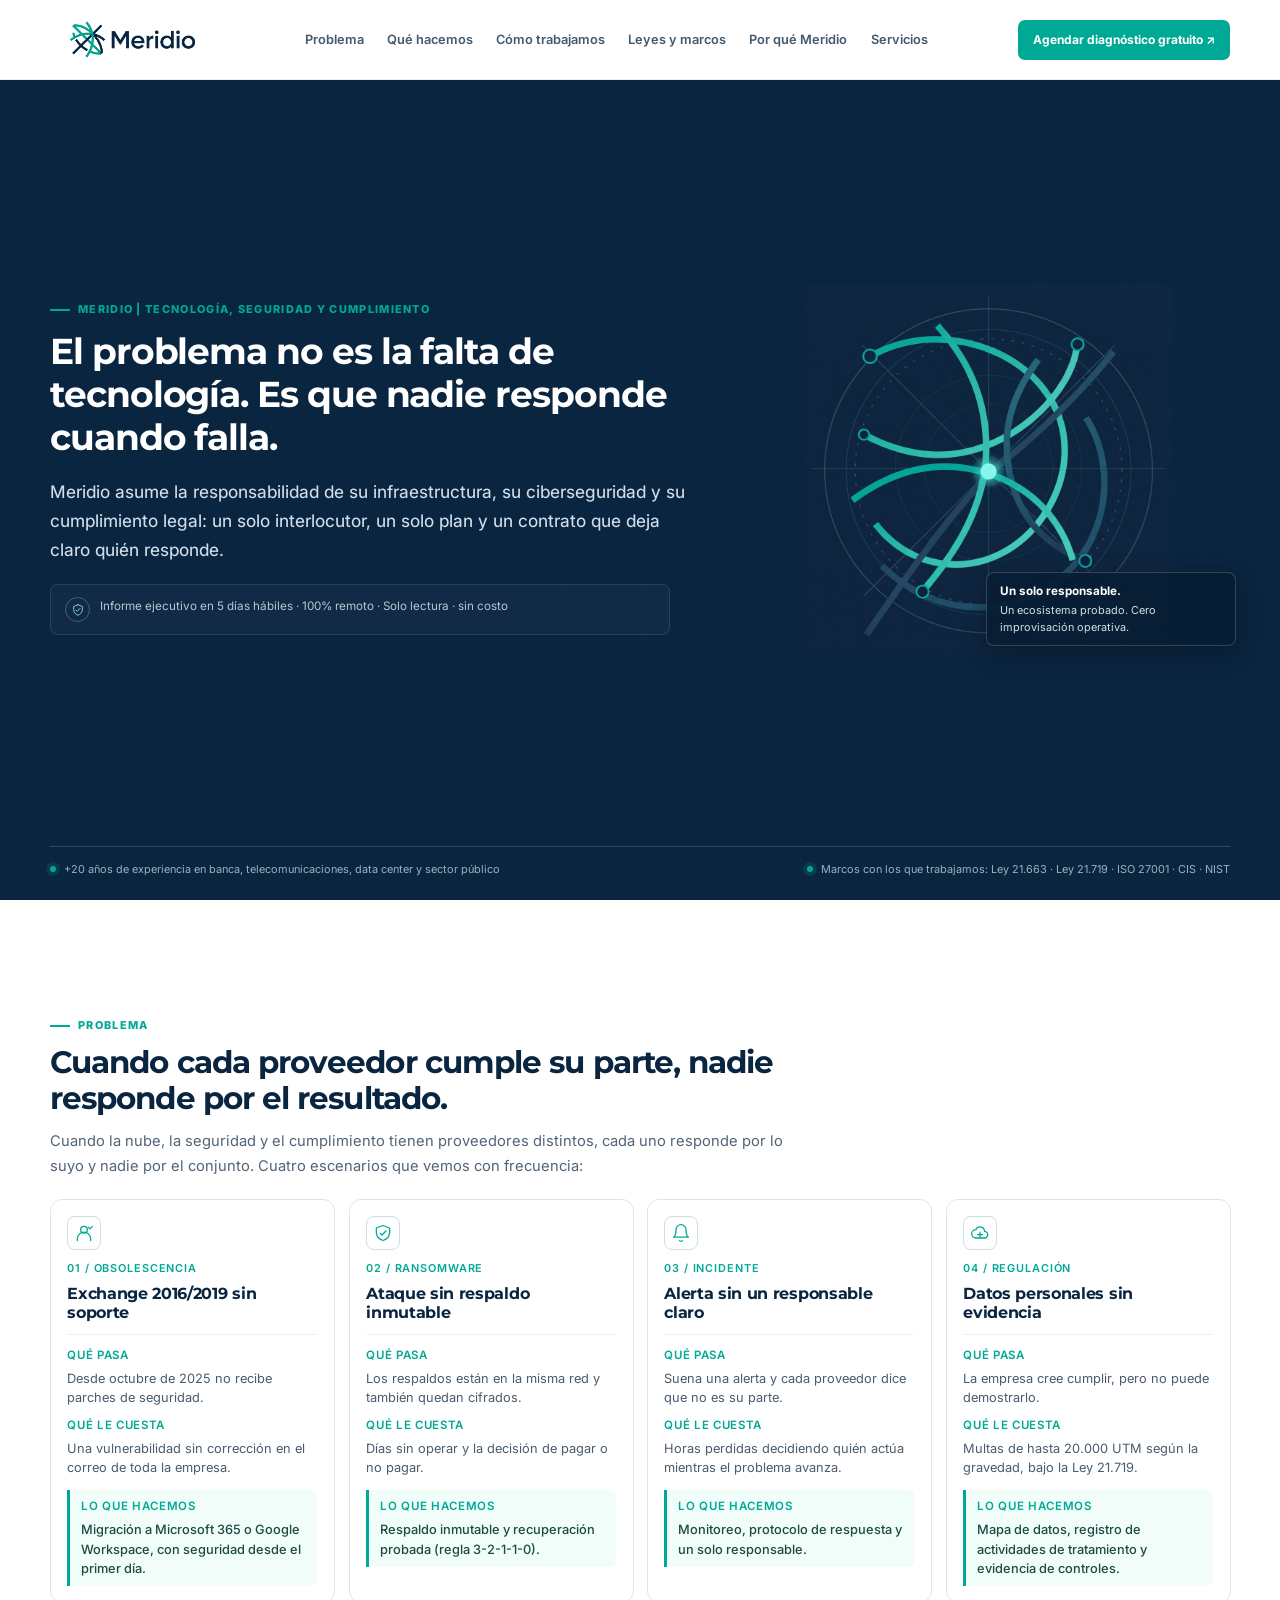
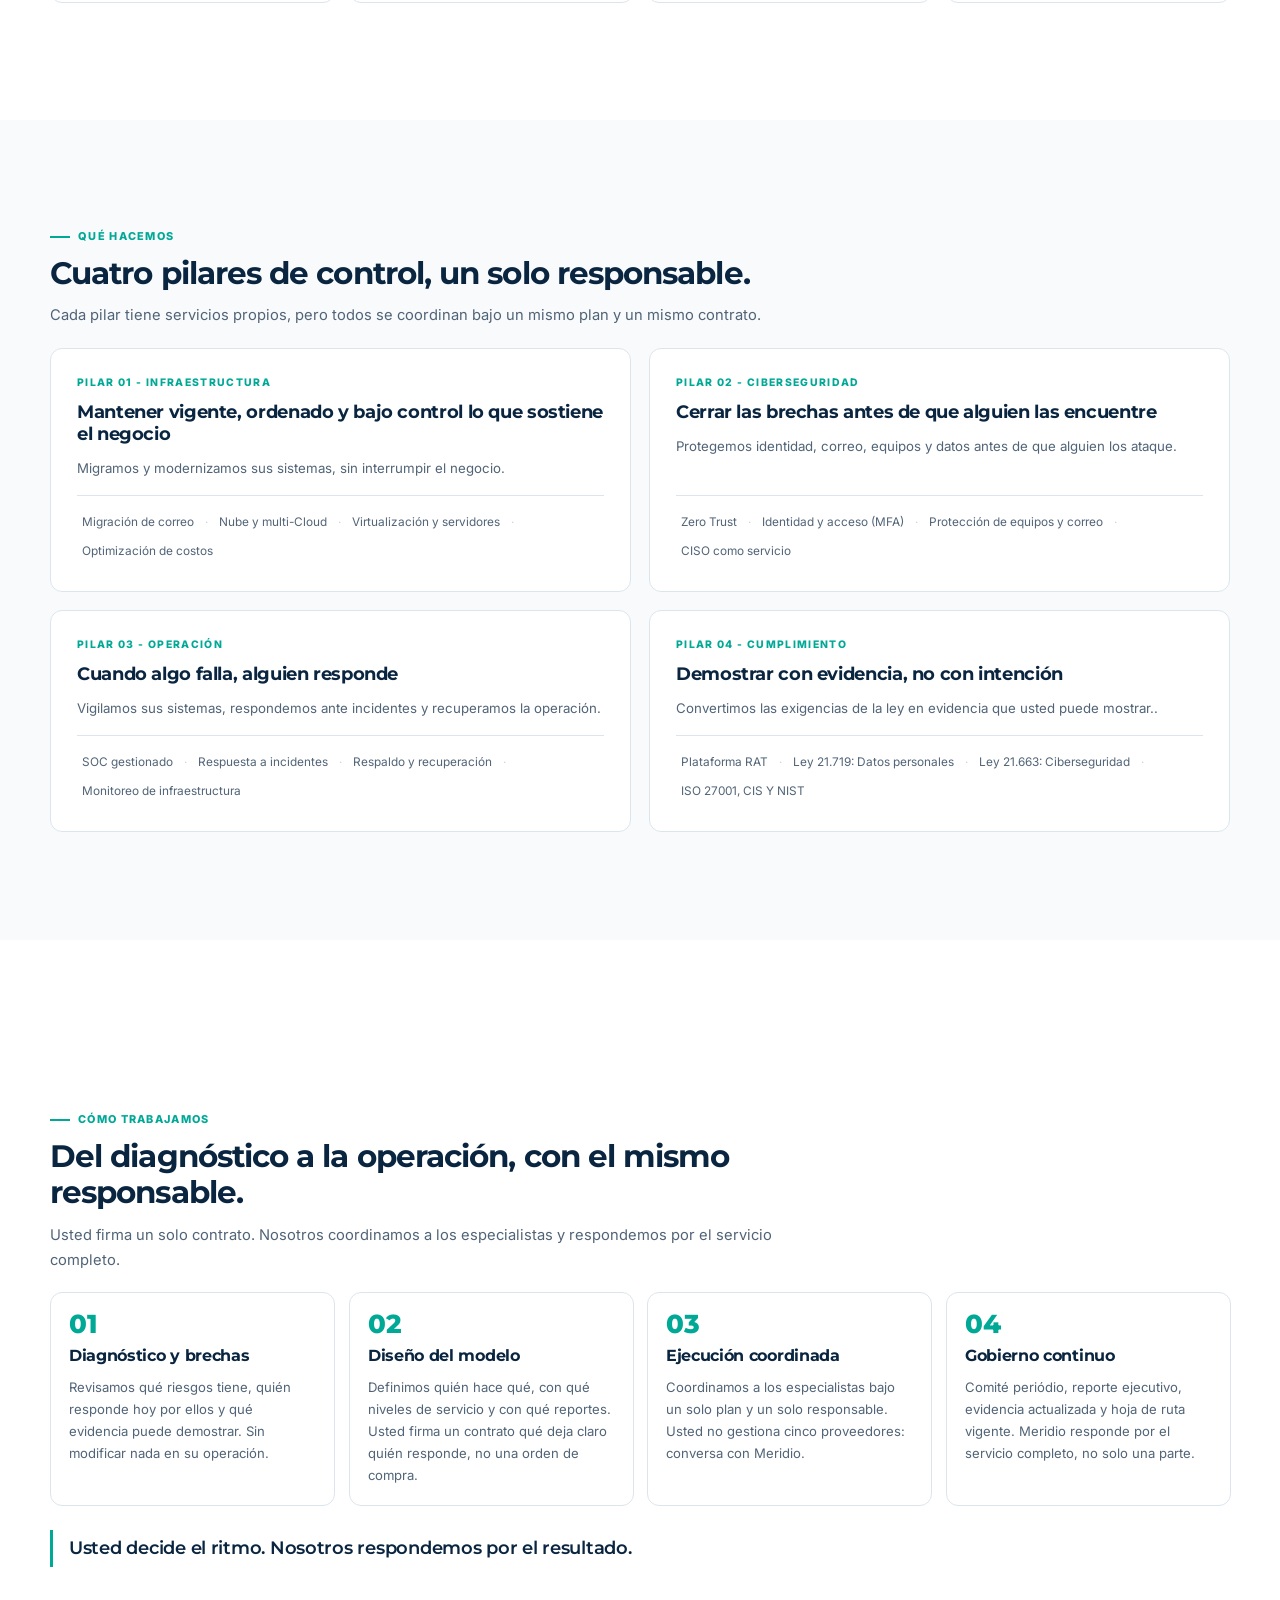
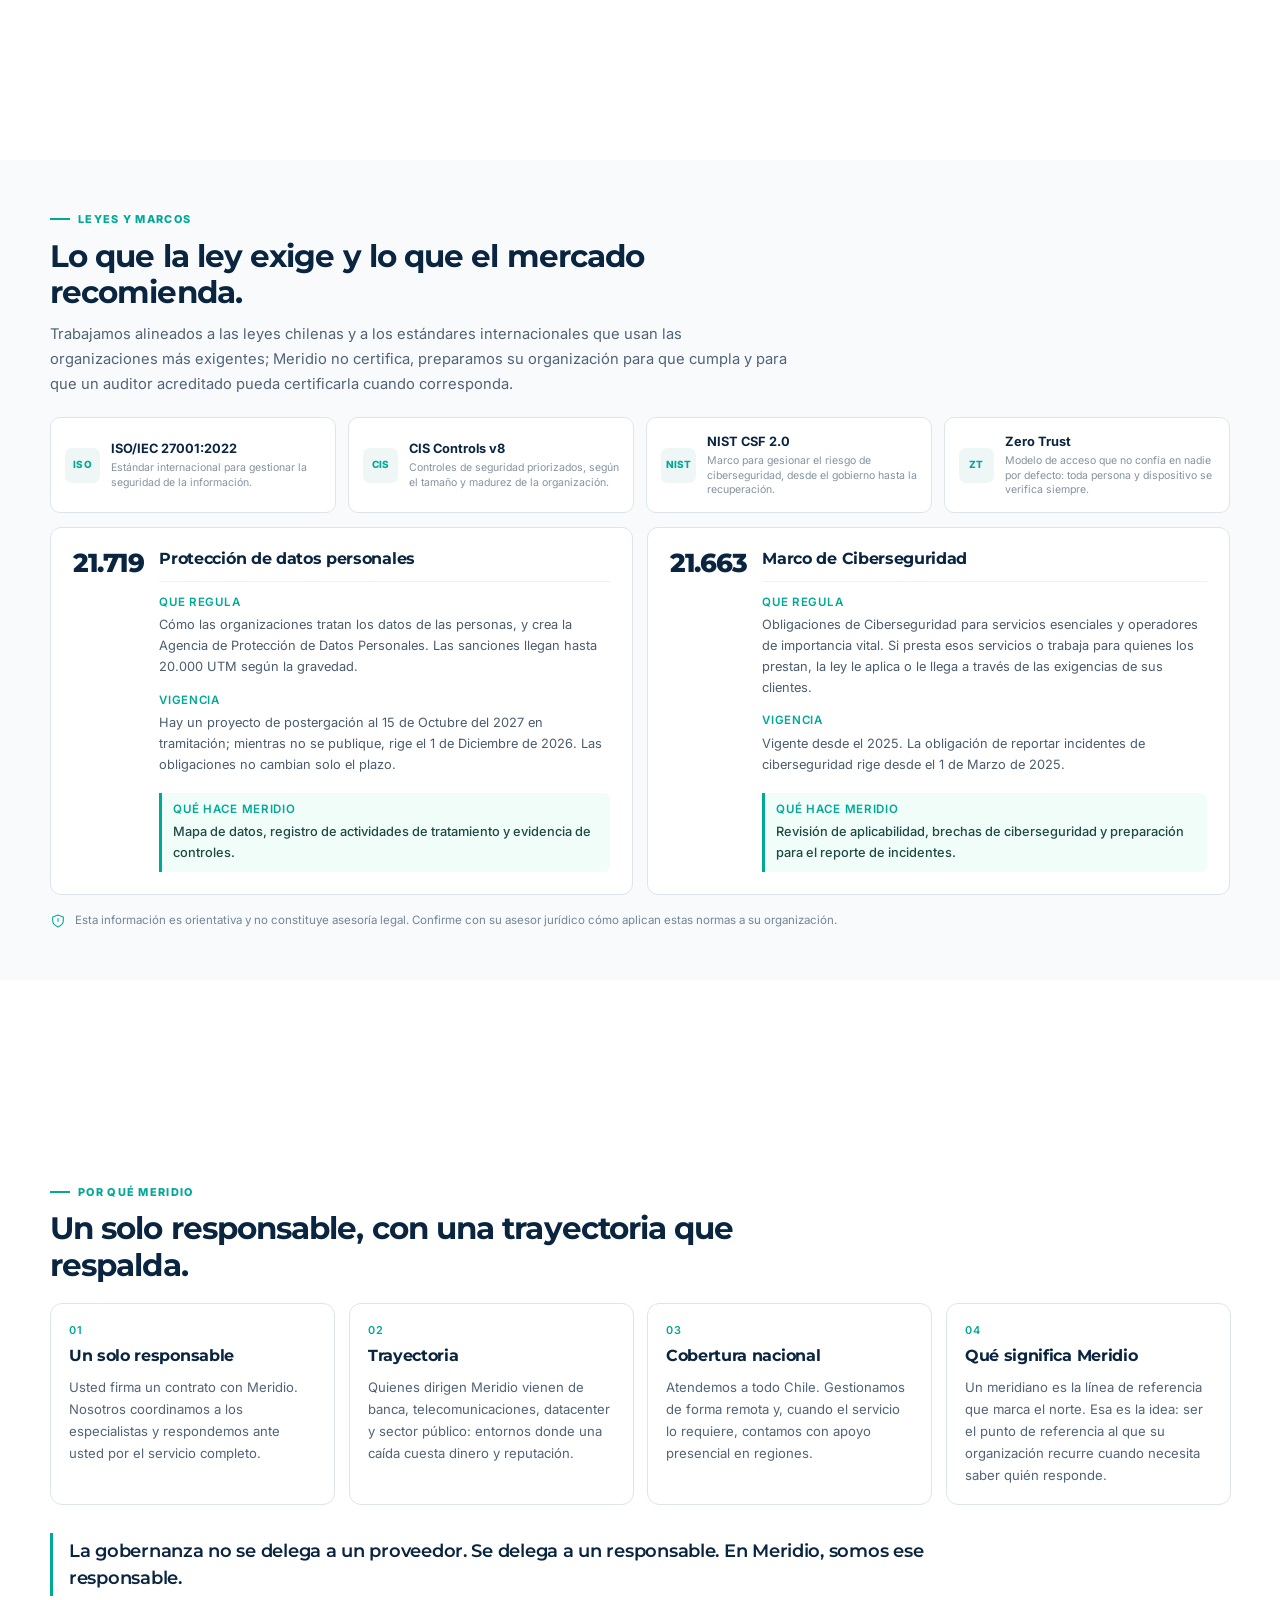
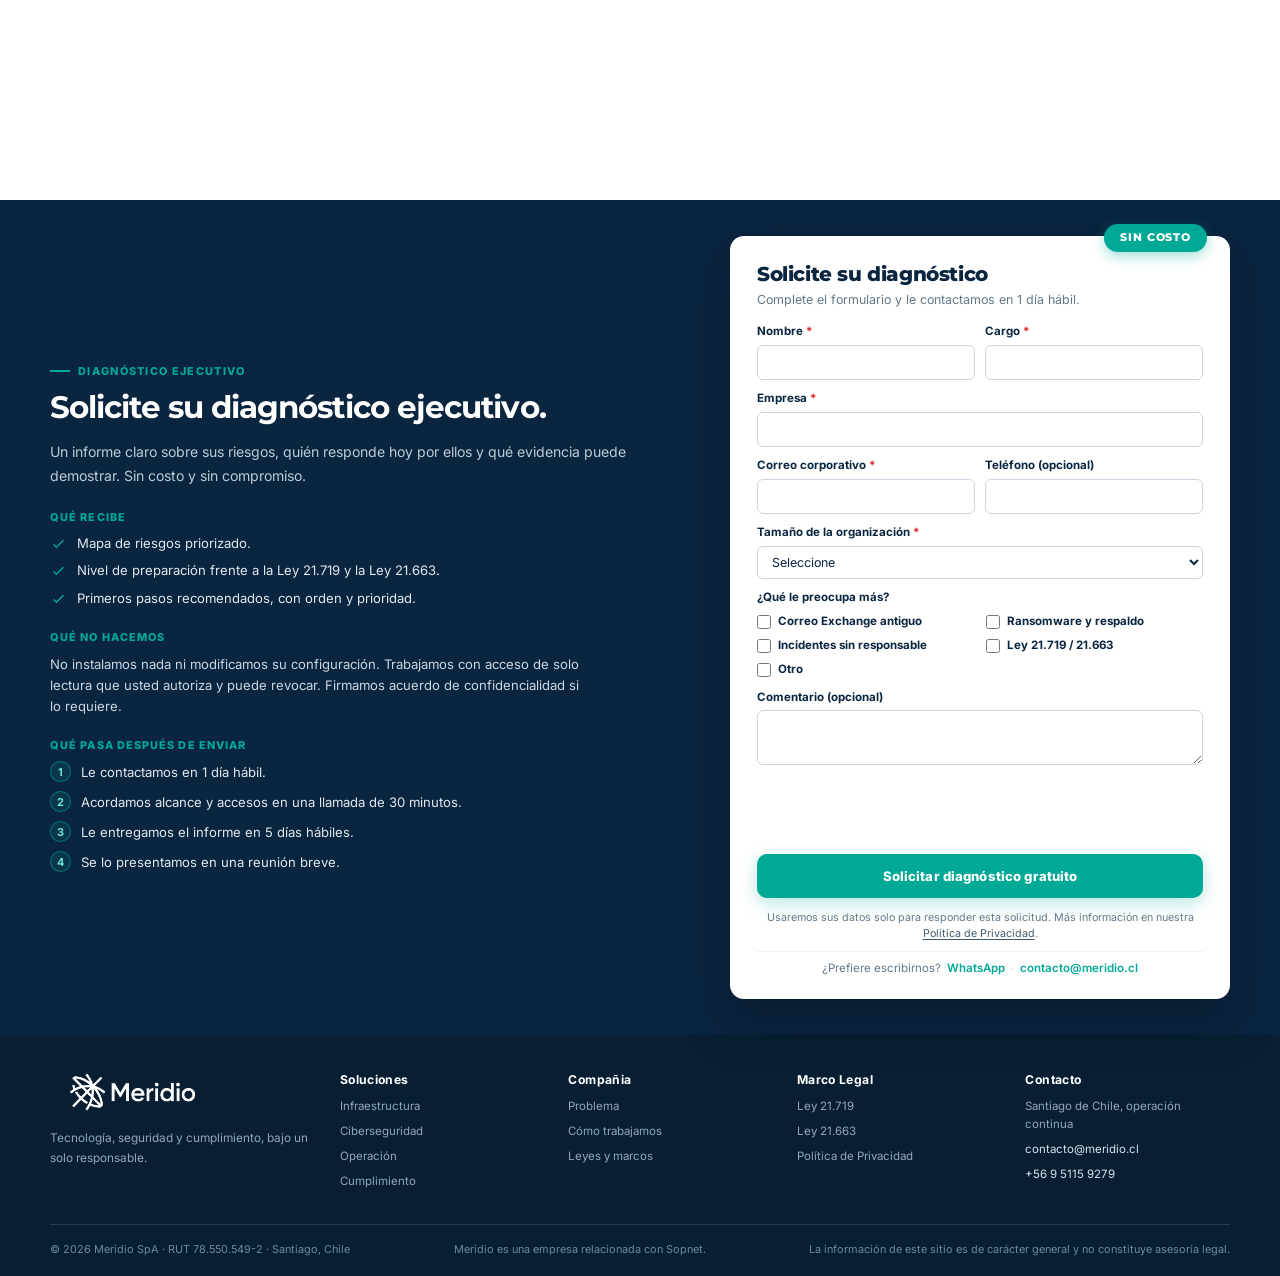
<file: index.html>
<!doctype html>
<html lang="es">
<head>
  <meta charset="utf-8">
  <meta name="viewport" content="width=device-width, initial-scale=1">
  <meta name="theme-color" content="#0A2540">
  <meta name="description" content="Meridio orquesta tecnología, seguridad y cumplimiento con un solo responsable.">
  <meta property="og:title" content="Meridio — Tecnología, seguridad y cumplimiento">
  <meta property="og:description" content="Meridio es el punto de referencia donde la tecnología, la seguridad y el cumplimiento se encuentran.">
  <meta property="og:type" content="website">
  <meta property="og:locale" content="es_CL">
  <link rel="icon" type="image/png" sizes="32x32" href="./assets/favicon-32.png">
  <link rel="icon" type="image/png" sizes="192x192" href="./assets/favicon-192.png">
  <link rel="apple-touch-icon" href="./assets/favicon-192.png">
  <title>Meridio — Nube, Ciberseguridad y Cumplimiento</title>

  <!-- Fuentes -->
  <link rel="preconnect" href="https://fonts.googleapis.com">
  <link rel="preconnect" href="https://fonts.gstatic.com" crossorigin>
  <link href="https://fonts.googleapis.com/css2?family=Inter:wght@400;500;600;700&family=Montserrat:wght@500;600;700;800&display=swap" rel="stylesheet">

  <!-- Cloudflare Turnstile -->
  <script src="https://challenges.cloudflare.com/turnstile/v0/api.js" async defer></script>

  <!-- Hoja de estilos -->
  <link rel="stylesheet" href="./styles.css">
</head>
<body>
  <header class="header">
    <div class="container header-inner">
      <a class="brand" href="#inicio" aria-label="Meridio, inicio">
        <img class="brand-logo" src="./assets/logo.png" alt="Meridio" onerror="this.style.display='none'; this.nextElementSibling.style.display='inline-block';">
        <span class="brand-text" style="display: none;">Merid<span class="brand-i">i</span>o</span>
      </a>
      <nav class="nav" id="mainNav" aria-label="Navegación principal">
        <a href="#problema">Problema</a>
        <a href="#pilares">Qué hacemos</a>
        <a href="#metodo">Cómo trabajamos</a>
        <a href="#marcos">Leyes y marcos</a>
        <a href="#porque">Por qué Meridio</a>
        <a href="./soluciones.html">Servicios</a>
      </nav>
      <a class="btn btn-primary header-cta" href="#contacto">Agendar diagnóstico gratuito ↗</a>
      <button class="mobile-menu" id="mobileMenu" type="button" aria-label="Abrir menú" aria-controls="mainNav" aria-expanded="false">
        <svg viewBox="0 0 24 24" width="22" height="22" fill="none" stroke="currentColor" stroke-width="1.8" stroke-linecap="round">
          <path d="M4 7h16M4 12h16M4 17h16"/>
        </svg>
      </button>
    </div>
  </header>

  <main>
    <!-- HERO / INICIO -->
    <section class="hero hero-elevated" id="inicio">
      <div class="container">
        <div class="hero-grid">
          <div class="hero-content">
            <div class="eyebrow teal">Meridio | Tecnología, Seguridad y cumplimiento</div>
            <h1 class="hero-headline">El problema no es la falta de tecnología. Es que nadie responde cuando falla.</h1>
            <p class="hero-copy">Meridio asume la responsabilidad de su infraestructura, su ciberseguridad y su cumplimiento legal: un solo interlocutor, un solo plan y un contrato que deja claro quién responde.</p>

            <div class="hero-note">
              <span class="seal" aria-hidden="true">
                <svg viewBox="0 0 24 24" fill="none" stroke="currentColor" stroke-width="1.6" stroke-linecap="round" stroke-linejoin="round">
                  <path d="M12 3 4.5 6v5.2c0 4.7 3 7.8 7.5 9.8 4.5-2 7.5-5.1 7.5-9.8V6L12 3Z"/>
                  <path d="m8.5 12 2.2 2.2 4.8-5"/>
                </svg>
              </span>
              <span>Informe ejecutivo en 5 días hábiles · 100% remoto · Solo lectura · sin costo</span>
            </div>
          </div>
          
          <div class="hero-art">
            <div class="hero-interactive-art">
              <img class="hero-img img-default" src="./assets/hero-default.jpeg" alt="Ecosistema Meridio">
              <img class="hero-img img-hover" src="./assets/hero-hover.jpeg" alt="Ecosistema Meridio en acción">
            </div>
            <div class="hero-art-tag"><strong>Un solo responsable.</strong>Un ecosistema probado. Cero improvisación operativa.</div>
          </div>
        </div>
        <div class="hero-foot">
          <div class="proof"><span class="proof-mark"></span><span>+20 años de experiencia en banca, telecomunicaciones, data center y sector público</span></div>
          <div class="proof"><span class="proof-mark"></span><span>Marcos con los que trabajamos: Ley 21.663 · Ley 21.719 · ISO 27001 · CIS · NIST</span></div>
        </div>
      </div>
    </section>

    <!-- 01. EL PROBLEMA / CONTEXTO -->
    <section class="section section-white target-section" id="problema">
      <div class="container">
        <div class="section-head compact-head">
          <div class="eyebrow">Problema</div>
          <h2>Cuando cada proveedor cumple su parte, nadie responde por el resultado.</h2>
          <p class="section-intro">Cuando la nube, la seguridad y el cumplimiento tienen proveedores distintos, cada uno responde por lo suyo y nadie por el conjunto. Cuatro escenarios que vemos con frecuencia:</p>
        </div>
        <div class="four-grid">
          <!-- CASO 01 -->
          <article class="card insight interactive-card">
            <div class="line-icon" aria-hidden="true">
              <svg viewBox="0 0 24 24"><circle cx="12" cy="8" r="4"/><path d="M4 21v-2a8 8 0 0 1 16 0v2"/><path d="m17 5 2 2 3-3"/></svg>
            </div>
            <div class="num">01 / OBSOLESCENCIA</div>
            <h3>Exchange 2016/2019 sin soporte</h3>
            
            <div class="case-flow">
              <div class="flow-block">
                <span class="flow-tag">QUÉ PASA</span>
                <p class="flow-bajada">Desde octubre de 2025 no recibe parches de seguridad.</p>
              </div>
              <div class="flow-block">
                <span class="flow-tag">QUÉ LE CUESTA</span>
                <p class="flow-bajada">Una vulnerabilidad sin corrección en el correo de toda la empresa.</p>
              </div>
              <div class="flow-block solution">
                <span class="flow-tag">LO QUE HACEMOS</span>
                <p class="flow-bajada">Migración a Microsoft 365 o Google Workspace, con seguridad desde el primer día.</p>
              </div>
            </div>
          </article>

          <!-- CASO 02 -->
          <article class="card insight interactive-card">
            <div class="line-icon" aria-hidden="true">
              <svg viewBox="0 0 24 24"><path d="M12 3 20 6v5c0 5-3.2 8.2-8 10-4.8-1.8-8-5-8-10V6l8-3Z"/><path d="M8.5 12.2 10.7 14.4 15.5 9.6"/></svg>
            </div>
            <div class="num">02 / RANSOMWARE</div>
            <h3>Ataque sin respaldo inmutable</h3>
            
            <div class="case-flow">
              <div class="flow-block">
                <span class="flow-tag">QUÉ PASA</span>
                <p class="flow-bajada">Los respaldos están en la misma red y también quedan cifrados.</p>
              </div>
              <div class="flow-block">
                <span class="flow-tag">QUÉ LE CUESTA</span>
                <p class="flow-bajada">Días sin operar y la decisión de pagar o no pagar.</p>
              </div>
              <div class="flow-block solution">
                <span class="flow-tag">LO QUE HACEMOS</span>
                <p class="flow-bajada">Respaldo inmutable y recuperación probada (regla 3-2-1-1-0).</p>
              </div>
            </div>
          </article>

          <!-- CASO 03 -->
          <article class="card insight interactive-card">
            <div class="line-icon" aria-hidden="true">
              <svg viewBox="0 0 24 24"><path d="M18 8A6 6 0 0 0 6 8c0 7-3 9-3 9h18s-3-2-3-9"/><path d="M13.73 21a2 2 0 0 1-3.46 0"/></svg>
            </div>
            <div class="num">03 / INCIDENTE</div>
            <h3>Alerta sin un responsable claro</h3>
            
            <div class="case-flow">
              <div class="flow-block">
                <span class="flow-tag">QUÉ PASA</span>
                <p class="flow-bajada">Suena una alerta y cada proveedor dice que no es su parte.</p>
              </div>
              <div class="flow-block">
                <span class="flow-tag">QUÉ LE CUESTA</span>
                <p class="flow-bajada">Horas perdidas decidiendo quién actúa mientras el problema avanza.</p>
              </div>
              <div class="flow-block solution">
                <span class="flow-tag">LO QUE HACEMOS</span>
                <p class="flow-bajada">Monitoreo, protocolo de respuesta y un solo responsable.</p>
              </div>
            </div>
          </article>

          <!-- CASO 04 -->
          <article class="card insight interactive-card">
            <div class="line-icon" aria-hidden="true">
              <svg viewBox="0 0 24 24"><path d="M7 18h10a4 4 0 0 0 .5-8A5.5 5.5 0 0 0 7 8a4 4 0 0 0 0 10Z"/><path d="M9 14h6M12 11v6"/></svg>
            </div>
            <div class="num">04 / REGULACIÓN</div>
            <h3>Datos personales sin evidencia</h3>
            
            <div class="case-flow">
              <div class="flow-block">
                <span class="flow-tag">QUÉ PASA</span>
                <p class="flow-bajada">La empresa cree cumplir, pero no puede demostrarlo.</p>
              </div>
              <div class="flow-block">
                <span class="flow-tag">QUÉ LE CUESTA</span>
                <p class="flow-bajada">Multas de hasta 20.000 UTM según la gravedad, bajo la Ley 21.719.</p>
              </div>
              <div class="flow-block solution">
                <span class="flow-tag">LO QUE HACEMOS</span>
                <p class="flow-bajada">Mapa de datos, registro de actividades de tratamiento y evidencia de controles.</p>
              </div>
            </div>
          </article>
        </div>
      </div>
    </section>

    <!-- 02. QUÉ HACEMOS / CUATRO PILARES -->
    <section class="section method target-section" id="pilares">
      <div class="container">
        <div class="section-head">
          <div class="eyebrow">Qué hacemos</div>
          <h2>Cuatro pilares de control, un solo responsable.</h2>
          <p class="section-intro">Cada pilar tiene servicios propios, pero todos se coordinan bajo un mismo plan y un mismo contrato.</p>
        </div>
        <div class="pillars-grid">
          <!-- Pilar 1: Modernización -->
          <article class="card pillar interactive-card">
            <div class="kicker">PILAR 01 - INFRAESTRUCTURA</div>
            <h3>Mantener vigente, ordenado y bajo control lo que sostiene el negocio</h3>
            <p>Migramos y modernizamos sus sistemas, sin interrumpir el negocio.</p>
            <div class="services-list">
              <a href="./soluciones.html" class="service-link">Migración de correo</a>
              <span class="sep">·</span>
              <a href="./soluciones.html" class="service-link">Nube y multi-Cloud</a>
              <span class="sep">·</span>
              <a href="./soluciones.html" class="service-link">Virtualización y servidores</a>
              <span class="sep">·</span>
              <a href="./soluciones.html" class="service-link">Optimización de costos</a>
            </div>
          </article>

          <!-- Pilar 2: Ciberseguridad -->
          <article class="card pillar interactive-card">
            <div class="kicker">PILAR 02 - CIBERSEGURIDAD</div>
            <h3>Cerrar las brechas antes de que alguien las encuentre</h3>
            <p>Protegemos identidad, correo, equipos y datos antes de que alguien los ataque.</p>
            <div class="services-list">
              <a href="./soluciones.html" class="service-link">Zero Trust</a>
              <span class="sep">·</span>
              <a href="./soluciones.html" class="service-link">Identidad y acceso (MFA)</a>
              <span class="sep">·</span>
              <a href="./soluciones.html" class="service-link">Protección de equipos y correo</a>
              <span class="sep">·</span>
              <a href="./soluciones.html" class="service-link">CISO como servicio</a>
            </div>
          </article>

          <!-- Pilar 3: Operación -->
          <article class="card pillar interactive-card">
            <div class="kicker">PILAR 03 - OPERACIÓN</div>
            <h3>Cuando algo falla, alguien responde</h3>
            <p>Vigilamos sus sistemas, respondemos ante incidentes y recuperamos la operación.</p>
            <div class="services-list">
              <a href="./soluciones.html" class="service-link">SOC gestionado</a>
              <span class="sep">·</span>
              <a href="./soluciones.html" class="service-link">Respuesta a incidentes</a>
              <span class="sep">·</span>
              <a href="./soluciones.html" class="service-link">Respaldo y recuperación</a>
              <span class="sep">·</span>
              <a href="./soluciones.html" class="service-link">Monitoreo de infraestructura</a>
            </div>
          </article>

          <!-- Pilar 4: Cumplimiento -->
          <article class="card pillar interactive-card">
            <div class="kicker">PILAR 04 - CUMPLIMIENTO</div>
            <h3>Demostrar con evidencia, no con intención</h3>
            <p>Convertimos las exigencias de la ley en evidencia que usted puede mostrar..</p>
            <div class="services-list">
              <a href="./soluciones.html" class="service-link">Plataforma RAT</a>
              <span class="sep">·</span>
              <a href="./soluciones.html" class="service-link">Ley 21.719: Datos personales</a>
              <span class="sep">·</span>
              <a href="./soluciones.html" class="service-link">Ley 21.663: Ciberseguridad</a>
              <span class="sep">·</span>
              <a href="./soluciones.html" class="service-link">ISO 27001, CIS Y NIST</a>
            </div>
          </article>
        </div>
      </div>
    </section>

    <!-- 03. CÓMO TRABAJAMOS / METODOLOGÍA -->
    <section class="section section-white target-section" id="metodo">
      <div class="container">
        <div class="section-head">
          <div class="eyebrow">Cómo trabajamos</div>
          <h2>Del diagnóstico a la operación, con el mismo responsable.</h2>
          <p class="section-intro">Usted firma un solo contrato. Nosotros coordinamos a los especialistas y respondemos por el servicio completo.</p>
        </div>
        <div class="steps">
          <article class="card step interactive-card">
            <div class="step-no">01</div>
            <h3>Diagnóstico y brechas</h3>
            <p>Revisamos qué riesgos tiene, quién responde hoy por ellos y qué evidencia puede demostrar. Sin modificar nada en su operación.</p>
          </article>
          <article class="card step interactive-card">
            <div class="step-no">02</div>
            <h3>Diseño del modelo</h3>
            <p>Definimos quién hace qué, con qué niveles de servicio y con qué reportes. Usted firma un contrato qué deja claro quién responde, no una orden de compra.</p>
          </article>
          <article class="card step interactive-card">
            <div class="step-no">03</div>
            <h3>Ejecución coordinada</h3>
            <p>Coordinamos a los especialistas bajo un solo plan y un solo responsable. Usted no gestiona cinco proveedores: conversa con Meridio.</p>
          </article>
          <article class="card step interactive-card">
            <div class="step-no">04</div>
            <h3>Gobierno continuo</h3>
            <p>Comité periódio, reporte ejecutivo, evidencia actualizada y hoja de ruta vigente. Meridio responde por el servicio completo, no solo una parte.</p>
          </article>
        </div>
        <blockquote class="pullquote" style="margin-top: 24px;">Usted decide el ritmo. Nosotros respondemos por el resultado.</blockquote>
      </div>
    </section>

    <!-- 04. LEYES Y MARCOS DE CONTROL -->
    <section class="section method target-section" id="marcos">
      <div class="container">
        <div class="section-head">
          <div class="eyebrow">LEYES Y MARCOS</div>
          <h2>Lo que la ley exige y lo que el mercado recomienda.</h2>
          <p class="section-intro">Trabajamos alineados a las leyes chilenas y a los estándares internacionales que usan las organizaciones más exigentes; Meridio no certifica, preparamos su organización para que cumpla y para que un auditor acreditado pueda certificarla cuando corresponda.</p>
        </div>
        <div class="frameworks">
          <div class="framework interactive-card"><span class="f-mark">ISO</span><div><strong>ISO/IEC 27001:2022</strong><span>Estándar internacional para gestionar la seguridad de la información.</span></div></div>
          <div class="framework interactive-card"><span class="f-mark">CIS</span><div><strong>CIS Controls v8</strong><span>Controles de seguridad priorizados, según el tamaño y madurez de la organización.</span></div></div>
          <div class="framework interactive-card"><span class="f-mark">NIST</span><div><strong>NIST CSF 2.0</strong><span>Marco para gesionar el riesgo de ciberseguridad, desde el gobierno hasta la recuperación.</span></div></div>
          <div class="framework interactive-card"><span class="f-mark">ZT</span><div><strong>Zero Trust</strong><span>Modelo de acceso que no confía en nadie por defecto: toda persona y dispositivo se verifica siempre.</span></div></div>
        </div>
        <div class="law-grid">
          <!-- LEY 21.719 -->
          <article class="law-card interactive-card">
            <div class="law-no">21.719</div>
            <div>
              <h3>Protección de datos personales</h3>
              <div class="law-flow">
                <div class="flow-block">
                  <span class="flow-tag">QUE REGULA</span>
                  <p class="flow-bajada">Cómo las organizaciones tratan los datos de las personas, y crea la Agencia de Protección de Datos Personales. Las sanciones llegan hasta 20.000 UTM según la gravedad.</p>
                </div>
                <div class="flow-block">
                  <span class="flow-tag">VIGENCIA</span>
                  <p class="flow-bajada">Hay un proyecto de postergación al 15 de Octubre del 2027 en tramitación; mientras no se publique, rige el 1 de Diciembre de 2026. Las obligaciones no cambian solo el plazo.</p>
                </div>
                <div class="flow-block solution">
                  <span class="flow-tag">QUÉ HACE MERIDIO</span>
                  <p class="flow-bajada">Mapa de datos, registro de actividades de tratamiento y evidencia de controles.</p>
                </div>
              </div>
            </div>
          </article>

          <!-- LEY 21.663 -->
          <article class="law-card interactive-card">
            <div class="law-no">21.663</div>
            <div>
              <h3>Marco de Ciberseguridad</h3>
              <div class="law-flow">
                <div class="flow-block">
                  <span class="flow-tag">QUE REGULA</span>
                  <p class="flow-bajada">Obligaciones de Ciberseguridad para servicios esenciales y operadores de importancia vital. Si presta esos servicios o trabaja para quienes los prestan, la ley le aplica o le llega a través de las exigencias de sus clientes.</p>
                </div>
                <div class="flow-block">
                  <span class="flow-tag">VIGENCIA</span>
                  <p class="flow-bajada">Vigente desde el 2025. La obligación de reportar incidentes de ciberseguridad rige desde el 1 de Marzo de 2025.</p>
                </div>
                <div class="flow-block solution">
                  <span class="flow-tag">QUÉ HACE MERIDIO</span>
                  <p class="flow-bajada">Revisión de aplicabilidad, brechas de ciberseguridad y preparación para el reporte de incidentes.</p>
                </div>
              </div>
            </div>
          </article>
        </div>
        <div class="legal-note">
          <svg viewBox="0 0 24 24"><path d="M12 3 4 6v5c0 5 3 8 8 10 5-2 8-5 8-10V6l-8-3Z"/><path d="M12 8v5M12 16h.01"/></svg>
          <span>Esta información es orientativa y no constituye asesoría legal. Confirme con su asesor jurídico cómo aplican estas normas a su organización.</span>
        </div>
      </div>
    </section>

    <!-- 05. POR QUÉ MERIDIO -->
    <section class="section section-white target-section" id="porque">
      <div class="container">
        <div class="section-head">
          <div class="eyebrow">POR QUÉ MERIDIO</div>
          <h2>Un solo responsable, con una trayectoria que respalda.</h2>
        </div>
        <div class="steps">
          <article class="card step interactive-card">
            <div class="num">01</div>
            <h3>Un solo responsable</h3>
            <p>Usted firma un contrato con Meridio. Nosotros coordinamos a los especialistas y respondemos ante usted por el servicio completo.</p>
          </article>
          <article class="card step interactive-card">
            <div class="num">02</div>
            <h3>Trayectoria</h3>
            <p>Quienes dirigen Meridio vienen de banca, telecomunicaciones, datacenter y sector público: entornos donde una caída cuesta dinero y reputación.</p>
          </article>
          <article class="card step interactive-card">
            <div class="num">03</div>
            <h3>Cobertura nacional</h3>
            <p>Atendemos a todo Chile. Gestionamos de forma remota y, cuando el servicio lo requiere, contamos con apoyo presencial en regiones.</p>
          </article>
          <article class="card step interactive-card">
            <div class="num">04</div>
            <h3>Qué significa Meridio</h3>
            <p>Un meridiano es la línea de referencia que marca el norte. Esa es la idea: ser el punto de referencia al que su organización recurre cuando necesita saber quién responde.</p>
          </article>
        </div>
        <blockquote class="pullquote" style="margin-top: 28px; margin-bottom: 0;">La gobernanza no se delega a un proveedor. Se delega a un responsable. En Meridio, somos ese responsable.</blockquote>
      </div>
    </section>

    <!-- 06. DIAGNÓSTICO EJECUTIVO / FORMULARIO CON CLOUDFLARE -->
    <section class="section offer target-section" id="contacto">
      <div class="container offer-form-grid">
        <div class="offer-copy">
          <div class="eyebrow">DIAGNÓSTICO EJECUTIVO</div>
          <h2>Solicite su diagnóstico ejecutivo.</h2>
          <p>Un informe claro sobre sus riesgos, quién responde hoy por ellos y qué evidencia puede demostrar. Sin costo y sin compromiso.</p>

          <div class="offer-block-group">
            <div class="offer-subhead">QUÉ RECIBE</div>
            <ul class="check-list compact-check-list">
              <li><svg viewBox="0 0 24 24"><path d="m5 12 4 4L19 6"/></svg><span>Mapa de riesgos priorizado.</span></li>
              <li><svg viewBox="0 0 24 24"><path d="m5 12 4 4L19 6"/></svg><span>Nivel de preparación frente a la Ley 21.719 y la Ley 21.663.</span></li>
              <li><svg viewBox="0 0 24 24"><path d="m5 12 4 4L19 6"/></svg><span>Primeros pasos recomendados, con orden y prioridad.</span></li>
            </ul>
          </div>

          <div class="offer-block-group">
            <div class="offer-subhead">QUÉ NO HACEMOS</div>
            <p class="offer-small-text">No instalamos nada ni modificamos su configuración. Trabajamos con acceso de solo lectura que usted autoriza y puede revocar. Firmamos acuerdo de confidencialidad si lo requiere.</p>
          </div>

          <div class="offer-block-group">
            <div class="offer-subhead">QUÉ PASA DESPUÉS DE ENVIAR</div>
            <ol class="numbered-steps-list">
              <li><span class="step-badge">1</span><span>Le contactamos en 1 día hábil.</span></li>
              <li><span class="step-badge">2</span><span>Acordamos alcance y accesos en una llamada de 30 minutos.</span></li>
              <li><span class="step-badge">3</span><span>Le entregamos el informe en 5 días hábiles.</span></li>
              <li><span class="step-badge">4</span><span>Se lo presentamos en una reunión breve.</span></li>
            </ol>
          </div>
        </div>

        <!-- TARJETA FORMULARIO DE DIAGNÓSTICO -->
        <aside class="form-card-wrapper">
          <span class="direct-badge">SIN COSTO</span>
          <div class="form-card-header">
            <h3>Solicite su diagnóstico</h3>
            <p>Complete el formulario y le contactamos en 1 día hábil.</p>
          </div>

          <form class="diagnostic-form" id="diagnosticForm" action="#" method="POST">
            <div class="form-row-2">
              <div class="form-group">
                <label for="nombre">Nombre <span class="req">*</span></label>
                <input type="text" id="nombre" name="nombre" required>
              </div>
              <div class="form-group">
                <label for="cargo">Cargo <span class="req">*</span></label>
                <input type="text" id="cargo" name="cargo" required>
              </div>
            </div>

            <div class="form-group">
              <label for="empresa">Empresa <span class="req">*</span></label>
              <input type="text" id="empresa" name="empresa" required>
            </div>

            <div class="form-row-2">
              <div class="form-group">
                <label for="correo">Correo corporativo <span class="req">*</span></label>
                <input type="email" id="correo" name="correo" required>
              </div>
              <div class="form-group">
                <label for="telefono">Teléfono (opcional)</label>
                <input type="tel" id="telefono" name="telefono">
              </div>
            </div>

            <div class="form-group">
              <label for="tamano">Tamaño de la organización <span class="req">*</span></label>
              <select id="tamano" name="tamano" required>
                <option value="" disabled selected>Seleccione</option>
                <option value="1-50">1 a 50 colaboradores</option>
                <option value="51-200">51 a 200 colaboradores</option>
                <option value="201-500">201 a 500 colaboradores</option>
                <option value="500+">Más de 500 colaboradores</option>
              </select>
            </div>

            <div class="form-group">
              <label class="group-label">¿Qué le preocupa más?</label>
              <div class="checkbox-grid">
                <label class="checkbox-item">
                  <input type="checkbox" name="preocupacion" value="exchange">
                  <span>Correo Exchange antiguo</span>
                </label>
                <label class="checkbox-item">
                  <input type="checkbox" name="preocupacion" value="ransomware">
                  <span>Ransomware y respaldo</span>
                </label>
                <label class="checkbox-item">
                  <input type="checkbox" name="preocupacion" value="incidentes">
                  <span>Incidentes sin responsable</span>
                </label>
                <label class="checkbox-item">
                  <input type="checkbox" name="preocupacion" value="leyes">
                  <span>Ley 21.719 / 21.663</span>
                </label>
                <label class="checkbox-item">
                  <input type="checkbox" name="preocupacion" value="otro">
                  <span>Otro</span>
                </label>
              </div>
            </div>

            <div class="form-group">
              <label for="comentario">Comentario (opcional)</label>
              <textarea id="comentario" name="comentario" rows="2"></textarea>
            </div>

            <!-- VERIFICACIÓN CLOUDFLARE TURNSTILE -->
            <div class="cf-verification-box">
              <div class="cf-turnstile" data-sitekey="1x00000000000000000000AA" data-theme="light"></div>
            </div>

            <button type="submit" class="btn btn-direct-cta form-submit-btn">Solicitar diagnóstico gratuito</button>

            <p class="form-privacy-note">
              Usaremos sus datos solo para responder esta solicitud. Más información en nuestra <a href="./politica-privacidad.html">Política de Privacidad</a>.
            </p>

            <div class="form-alt-contact">
              <span>¿Prefiere escribirnos?</span>
              <a href="https://wa.me/56951159279" target="_blank" rel="noopener">WhatsApp</a>
              <span class="sep">·</span>
              <a href="mailto:contacto@meridio.cl">contacto@meridio.cl</a>
            </div>
          </form>
        </aside>
      </div>
    </section>
  </main>

  <footer class="footer">
    <div class="container">
      <div class="footer-top">
        <div class="footer-brand">
          <a class="brand" href="#inicio" aria-label="Meridio, inicio">
            <img class="brand-logo footer-logo" src="./assets/logo.png" alt="Meridio" onerror="this.style.display='none'; this.nextElementSibling.style.display='inline-block';">
            <span class="brand-text" style="display: none; color: #fff;">Merid<span class="brand-i">i</span>o</span>
          </a>
          <p>Tecnología, seguridad y cumplimiento, bajo un solo responsable.</p>
        </div>
        <div class="footer-col">
          <h4>Soluciones</h4>
          <a href="./soluciones.html"> Infraestructura</a>
          <a href="./soluciones.html"> Ciberseguridad </a>
          <a href="./soluciones.html"> Operación</a>
          <a href="./soluciones.html"> Cumplimiento</a>
        </div>
        <div class="footer-col">
          <h4>Compañia</h4>
          <a href="./index.html#metodo">Problema</a>
          <a href="./index.html#metodo">Cómo trabajamos</a>
          <a href="#contacto">Leyes y marcos</a>
        </div>
        <div class="footer-col">
          <h4>Marco Legal</h4>
          <a href="#marcos">Ley 21.719</a>
          <a href="#marcos">Ley 21.663</a>
          <a href="./politica-privacidad.html">Política de Privacidad</a>
        </div>
        <div class="footer-col">
          <h4>Contacto</h4>
          <span class="footer-info">Santiago de Chile, operación continua</span>
          <a href="mailto:contacto@meridio.cl" class="footer-contact-link">contacto@meridio.cl</a>
          <a href="tel:+56951159279" class="footer-contact-link">+56 9 5115 9279</a>
        </div>
      </div>
      <div class="footer-bottom">
        <span>© <span id="year"></span> Meridio SpA · RUT 78.550.549-2 · Santiago, Chile</span>
        <span>Meridio es una empresa relacionada con Sopnet.</span>
        <span>La información de este sitio es de carácter general y no constituye asesoría legal.</span>
      </div>
    </div>
  </footer>

  <script src="./script.js" defer></script>
</body>
</html>
</file>
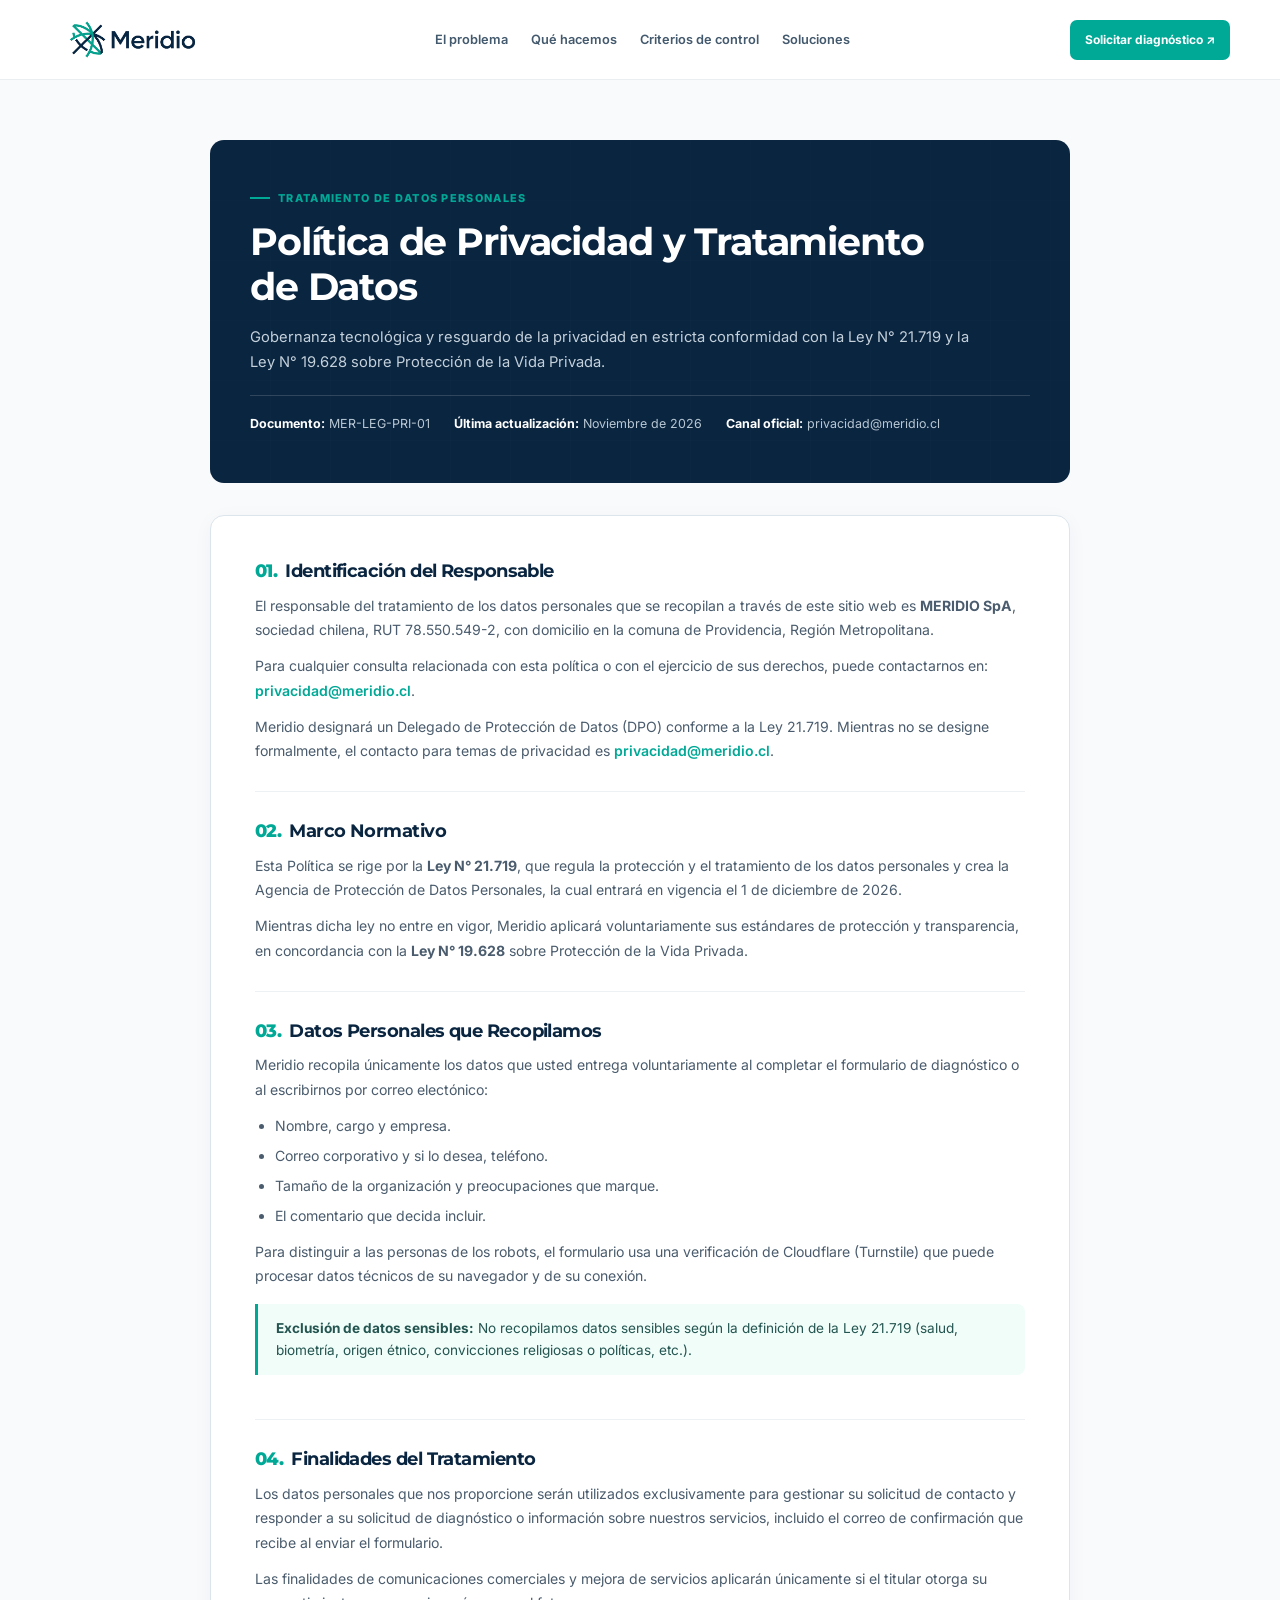
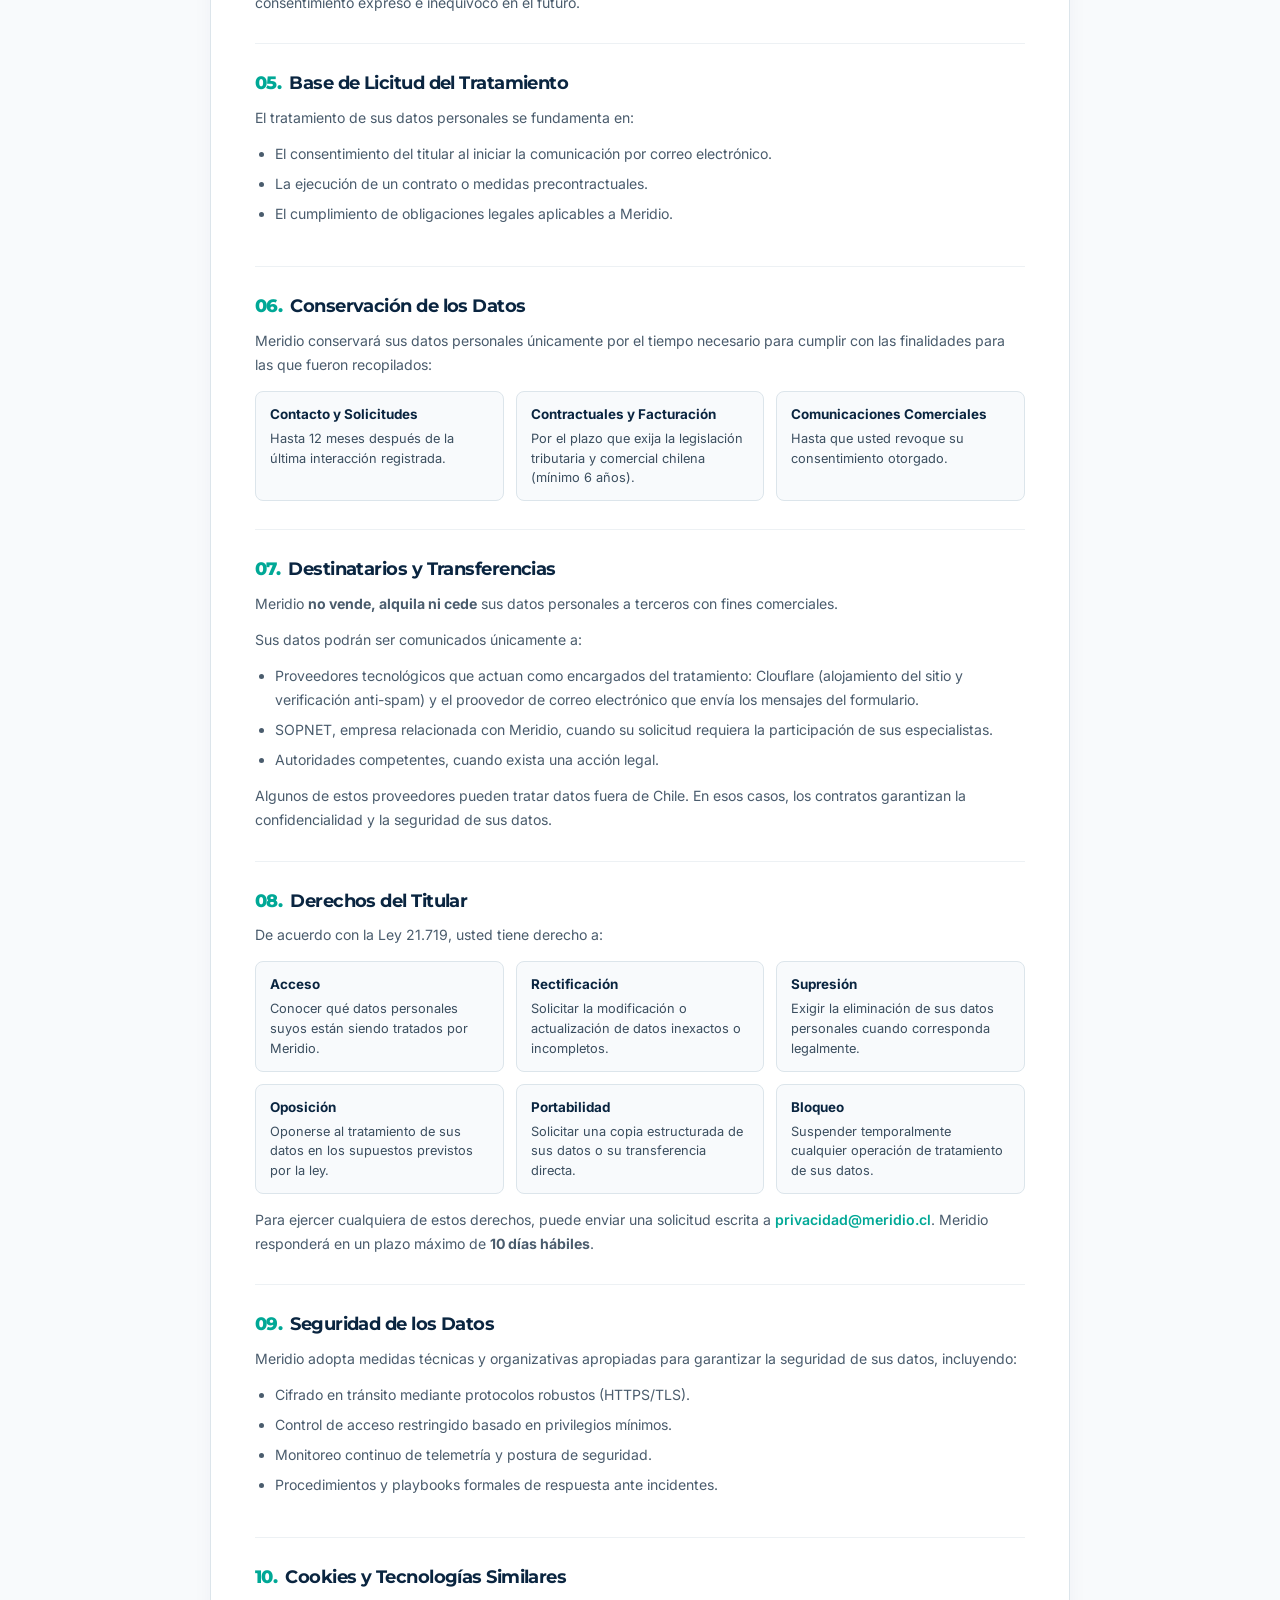
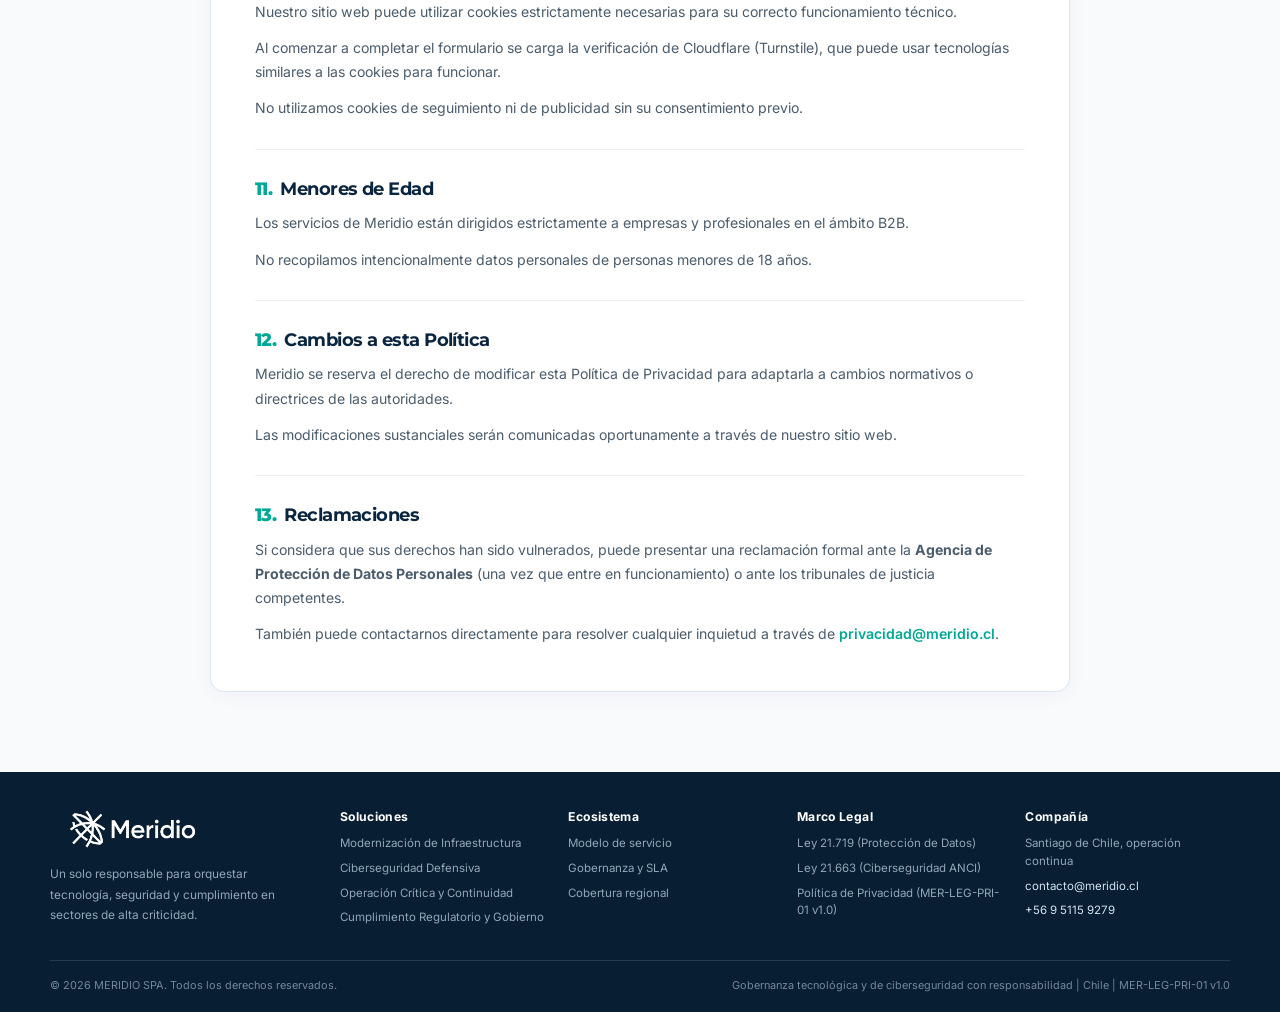
<file: politica-privacidad.html>
<!doctype html>
<html lang="es">
<head>
  <meta charset="utf-8">
  <meta name="viewport" content="width=device-width, initial-scale=1">
  <meta name="theme-color" content="#0A2540">
  <meta name="description" content="Política de Privacidad y Tratamiento de Datos Personales de Meridio SpA (MER-LEG-PRI-01 v1.0), en conformidad con la Ley 21.719 y Ley 19.628.">
  <meta property="og:title" content="Política de Privacidad — Meridio">
  <meta property="og:description" content="Política de Tratamiento de Datos Personales y Privacidad de Meridio SpA.">
  <meta property="og:type" content="website">
  <meta property="og:locale" content="es_CL">
  <title>Política de Privacidad — Meridio | Tratamiento de Datos Personales</title>

  <!-- Fuentes -->
  <link rel="preconnect" href="https://fonts.googleapis.com">
  <link rel="preconnect" href="https://fonts.gstatic.com" crossorigin>
  <link href="https://fonts.googleapis.com/css2?family=Inter:wght@400;500;600;700&family=Montserrat:wght@500;600;700;800&display=swap" rel="stylesheet">

  <!-- Hoja de estilos compartida -->
  <link rel="stylesheet" href="./styles.css">

  <style>
    .legal-page {
      padding: 60px 0 80px;
      background: var(--mist);
      min-height: calc(100vh - var(--header-h));
    }
    .legal-container {
      max-width: 860px;
      margin: 0 auto;
    }
    .legal-header {
      background: var(--navy);
      color: #fff;
      padding: 50px 40px;
      border-radius: 14px;
      margin-bottom: 32px;
      position: relative;
      overflow: hidden;
    }
    .legal-header::before {
      content: "";
      position: absolute;
      inset: 0;
      opacity: .12;
      background-image: linear-gradient(rgba(255, 255, 255, .08) 1px, transparent 1px), linear-gradient(90deg, rgba(255, 255, 255, .08) 1px, transparent 1px);
      background-size: 60px 60px;
      pointer-events: none;
    }
    .legal-header h1 {
      color: #fff;
      font-size: clamp(1.8rem, 3vw, 2.4rem);
      margin: 12px 0 16px;
    }
    .legal-header p {
      color: #c4d0da;
      font-size: .92rem;
      line-height: 1.68;
      max-width: 720px;
      position: relative;
      z-index: 1;
    }
    .legal-meta {
      display: flex;
      flex-wrap: wrap;
      gap: 16px 24px;
      font-size: .78rem;
      color: #b8c7d3;
      border-top: 1px solid rgba(255, 255, 255, .15);
      padding-top: 18px;
      margin-top: 20px;
      position: relative;
      z-index: 1;
    }
    .legal-meta strong {
      color: #fff;
    }
    .legal-card {
      background: #fff;
      border: 1px solid var(--line);
      border-radius: 14px;
      padding: 44px;
      box-shadow: 0 4px 20px rgba(10, 37, 64, .04);
    }
    .legal-section {
      padding-bottom: 28px;
      margin-bottom: 28px;
      border-bottom: 1px solid #edf1f4;
    }
    .legal-section:last-child {
      padding-bottom: 0;
      margin-bottom: 0;
      border-bottom: none;
    }
    .legal-section h2 {
      font-size: 1.15rem;
      color: var(--navy);
      margin-bottom: 12px;
      display: flex;
      align-items: baseline;
      gap: 8px;
    }
    .legal-section h2 span.sec-num {
      color: var(--teal);
      font-family: 'Montserrat', sans-serif;
      font-weight: 800;
    }
    .legal-section p {
      font-size: .88rem;
      line-height: 1.72;
      color: #4a5c6d;
    }
    .legal-section p + p {
      margin-top: 12px;
    }
    .legal-section ul {
      margin: 12px 0;
      padding-left: 20px;
      color: #4a5c6d;
      font-size: .88rem;
      line-height: 1.7;
    }
    .legal-section ul li {
      margin-bottom: 6px;
    }
    .legal-highlight-box {
      background: #f0fdf9;
      border-left: 3px solid var(--teal);
      border-radius: 0 8px 8px 0;
      padding: 14px 18px;
      margin: 16px 0;
      font-size: .85rem;
      color: #245550;
      line-height: 1.6;
    }
    .legal-highlight-box a {
      color: var(--teal);
      font-weight: 600;
      text-decoration: underline;
    }
    .rights-grid {
      display: grid;
      grid-template-columns: repeat(3, minmax(0, 1fr));
      gap: 12px;
      margin-top: 14px;
    }
    .right-item {
      padding: 12px 14px;
      background: var(--mist);
      border: 1px solid var(--line);
      border-radius: 8px;
      font-size: .8rem;
      color: #3b4e5f;
    }
    .right-item strong {
      display: block;
      color: var(--navy);
      margin-bottom: 4px;
      font-size: .84rem;
    }
    .retention-grid {
      display: grid;
      grid-template-columns: repeat(3, minmax(0, 1fr));
      gap: 12px;
      margin-top: 14px;
    }
    .retention-item {
      padding: 12px 14px;
      background: #f8fafc;
      border: 1px solid var(--line);
      border-radius: 8px;
      font-size: .8rem;
      color: #3b4e5f;
    }
    .retention-item strong {
      display: block;
      color: var(--navy);
      margin-bottom: 4px;
      font-size: .84rem;
    }
    @media (max-width: 760px) {
      .legal-page { padding: 40px 0 60px; }
      .legal-header { padding: 32px 22px; }
      .legal-card { padding: 26px 20px; }
      .rights-grid { grid-template-columns: 1fr; }
      .retention-grid { grid-template-columns: 1fr; }
    }
  </style>
</head>
<body>
  <!-- HEADER -->
  <header class="header">
    <div class="container header-inner">
      <a class="brand" href="./index.html#inicio" aria-label="Meridio, volver al inicio">
        <img class="brand-logo" src="./assets/logo.png" alt="Meridio" onerror="this.style.display='none'; this.nextElementSibling.style.display='inline-block';">
        <span class="brand-text" style="display: none;">Merid<span class="brand-i">i</span>o</span>
      </a>
      <nav class="nav" id="mainNav" aria-label="Navegación principal">
        <a href="./index.html#problema">El problema</a>
        <a href="./index.html#metodo">Qué hacemos</a>
        <a href="./index.html#marcos">Criterios de control</a>
        <a href="./soluciones.html">Soluciones</a>
      </nav>
      <a class="btn btn-primary header-cta" href="./index.html#contacto">Solicitar diagnóstico ↗</a>
      <button class="mobile-menu" id="mobileMenu" type="button" aria-label="Abrir menú" aria-controls="mainNav" aria-expanded="false">
        <svg viewBox="0 0 24 24" width="22" height="22" fill="none" stroke="currentColor" stroke-width="1.8" stroke-linecap="round">
          <path d="M4 7h16M4 12h16M4 17h16"/>
        </svg>
      </button>
    </div>
  </header>

  <main class="legal-page">
    <div class="container legal-container">
      
      <!-- ENCABEZADO LEGAL -->
      <header class="legal-header">
        <div class="eyebrow teal">Tratamiento de Datos Personales</div>
        <h1>Política de Privacidad y Tratamiento de Datos</h1>
        <p>Gobernanza tecnológica y resguardo de la privacidad en estricta conformidad con la Ley N° 21.719 y la Ley N° 19.628 sobre Protección de la Vida Privada.</p>
        
        <div class="legal-meta">
          <div><strong>Documento:</strong> MER-LEG-PRI-01</div>
          <div><strong>Última actualización:</strong> Noviembre de 2026</div>
          <div><strong>Canal oficial:</strong> privacidad@meridio.cl</div>
        </div>
      </header>

      <!-- CUERPO DE LA POLÍTICA (13 PUNTOS) -->
      <article class="legal-card">
        
        <!-- 1. Identificación del Responsable -->
        <section class="legal-section">
          <h2><span class="sec-num">01.</span> Identificación del Responsable</h2>
          <p>El responsable del tratamiento de los datos personales que se recopilan a través de este sitio web es <strong>MERIDIO SpA</strong>, sociedad chilena, RUT 78.550.549-2, con domicilio en la comuna de Providencia, Región Metropolitana.</p>
          <p>Para cualquier consulta relacionada con esta política o con el ejercicio de sus derechos, puede contactarnos en: <a href="mailto:privacidad@meridio.cl" style="color: var(--teal); font-weight: 600;">privacidad@meridio.cl</a>.</p>
          <p>Meridio designará un Delegado de Protección de Datos (DPO) conforme a la Ley 21.719. Mientras no se designe formalmente, el contacto para temas de privacidad es <a href="mailto:privacidad@meridio.cl" style="color: var(--teal); font-weight: 600;">privacidad@meridio.cl</a>.</p>
        </section>

        <!-- 2. Marco Normativo -->
        <section class="legal-section">
          <h2><span class="sec-num">02.</span> Marco Normativo</h2>
          <p>Esta Política se rige por la <strong>Ley N° 21.719</strong>, que regula la protección y el tratamiento de los datos personales y crea la Agencia de Protección de Datos Personales, la cual entrará en vigencia el 1 de diciembre de 2026.</p>
          <p>Mientras dicha ley no entre en vigor, Meridio aplicará voluntariamente sus estándares de protección y transparencia, en concordancia con la <strong>Ley N° 19.628</strong> sobre Protección de la Vida Privada.</p>
        </section>

        <!-- 3. Datos Personales que Recopilamos -->
        <section class="legal-section">
          <h2><span class="sec-num">03.</span> Datos Personales que Recopilamos</h2>
           <p>Meridio recopila únicamente los datos que usted entrega voluntariamente al completar el formulario de diagnóstico o al escribirnos por correo electónico:</p>
          <ul>
           <li>Nombre, cargo y empresa.</li>
          <li>Correo corporativo y si lo desea, teléfono.</li>
          <li>Tamaño de la organización y preocupaciones que marque.</li>
          <li>El comentario que decida incluir.</li>
         </ul>
          <p>Para distinguir a las personas de los robots, el formulario usa una verificación de Cloudflare (Turnstile) que puede procesar datos técnicos de su navegador y de su conexión.</p>
          <div class="legal-highlight-box">
            <strong>Exclusión de datos sensibles:</strong> No recopilamos datos sensibles según la definición de la Ley 21.719 (salud, biometría, origen étnico, convicciones religiosas o políticas, etc.).
          </div>
        </section>

        <!-- 4. Finalidades del Tratamiento -->
        <section class="legal-section">
          <h2><span class="sec-num">04.</span> Finalidades del Tratamiento</h2>
          <p>Los datos personales que nos proporcione serán utilizados exclusivamente para gestionar su solicitud de contacto y responder a su solicitud de diagnóstico o información sobre nuestros servicios, incluido el correo de confirmación que recibe al enviar el formulario.
          </p>
          <p>Las finalidades de comunicaciones comerciales y mejora de servicios aplicarán únicamente si el titular otorga su consentimiento expreso e inequívoco en el futuro.</p>
        </section>

        <!-- 5. Base de Licitud del Tratamiento -->
        <section class="legal-section">
          <h2><span class="sec-num">05.</span> Base de Licitud del Tratamiento</h2>
          <p>El tratamiento de sus datos personales se fundamenta en:</p>
          <ul>
            <li>El consentimiento del titular al iniciar la comunicación por correo electrónico.</li>
            <li>La ejecución de un contrato o medidas precontractuales.</li>
            <li>El cumplimiento de obligaciones legales aplicables a Meridio.</li>
          </ul>
        </section>

        <!-- 6. Conservación de los Datos -->
        <section class="legal-section">
          <h2><span class="sec-num">06.</span> Conservación de los Datos</h2>
          <p>Meridio conservará sus datos personales únicamente por el tiempo necesario para cumplir con las finalidades para las que fueron recopilados:</p>
          <div class="retention-grid">
            <div class="retention-item">
              <strong>Contacto y Solicitudes</strong>
              Hasta 12 meses después de la última interacción registrada.
            </div>
            <div class="retention-item">
              <strong>Contractuales y Facturación</strong>
              Por el plazo que exija la legislación tributaria y comercial chilena (mínimo 6 años).
            </div>
            <div class="retention-item">
              <strong>Comunicaciones Comerciales</strong>
              Hasta que usted revoque su consentimiento otorgado.
            </div>
          </div>
        </section>

        <!-- 7. Destinatarios y Transferencias -->
        <section class="legal-section">
          <h2><span class="sec-num">07.</span> Destinatarios y Transferencias</h2>
          <p>Meridio <strong>no vende, alquila ni cede</strong> sus datos personales a terceros con fines comerciales.</p>
          <p>Sus datos podrán ser comunicados únicamente a:</p>
          <ul>
          <li>Proveedores tecnológicos que actuan como encargados del tratamiento: Clouflare (alojamiento del sitio y verificación anti-spam) y el proovedor de correo electrónico que envía los mensajes del formulario.</li>
          <li>SOPNET, empresa relacionada con Meridio, cuando su solicitud requiera la participación de sus especialistas.</li>
          <li>Autoridades competentes, cuando exista una acción legal.</li>
          </ul>
          <p>Algunos de estos proveedores pueden tratar datos fuera de Chile. En esos casos, los contratos garantizan la confidencialidad y la seguridad de sus datos.</p>
        </section>

        <!-- 8. Derechos del Titular -->
        <section class="legal-section">
          <h2><span class="sec-num">08.</span> Derechos del Titular</h2>
          <p>De acuerdo con la Ley 21.719, usted tiene derecho a:</p>
          <div class="rights-grid">
            <div class="right-item">
              <strong>Acceso</strong>
              Conocer qué datos personales suyos están siendo tratados por Meridio.
            </div>
            <div class="right-item">
              <strong>Rectificación</strong>
              Solicitar la modificación o actualización de datos inexactos o incompletos.
            </div>
            <div class="right-item">
              <strong>Supresión</strong>
              Exigir la eliminación de sus datos personales cuando corresponda legalmente.
            </div>
            <div class="right-item">
              <strong>Oposición</strong>
              Oponerse al tratamiento de sus datos en los supuestos previstos por la ley.
            </div>
            <div class="right-item">
              <strong>Portabilidad</strong>
              Solicitar una copia estructurada de sus datos o su transferencia directa.
            </div>
            <div class="right-item">
              <strong>Bloqueo</strong>
              Suspender temporalmente cualquier operación de tratamiento de sus datos.
            </div>
          </div>
          <p style="margin-top: 14px;">Para ejercer cualquiera de estos derechos, puede enviar una solicitud escrita a <a href="mailto:privacidad@meridio.cl" style="color: var(--teal); font-weight: 600;">privacidad@meridio.cl</a>. Meridio responderá en un plazo máximo de <strong>10 días hábiles</strong>.</p>
        </section>

        <!-- 9. Seguridad de los Datos -->
        <section class="legal-section">
          <h2><span class="sec-num">09.</span> Seguridad de los Datos</h2>
          <p>Meridio adopta medidas técnicas y organizativas apropiadas para garantizar la seguridad de sus datos, incluyendo:</p>
          <ul>
            <li>Cifrado en tránsito mediante protocolos robustos (HTTPS/TLS).</li>
            <li>Control de acceso restringido basado en privilegios mínimos.</li>
            <li>Monitoreo continuo de telemetría y postura de seguridad.</li>
            <li>Procedimientos y playbooks formales de respuesta ante incidentes.</li>
          </ul>
        </section>

        <!-- 10. Cookies y Tecnologías Similares -->
        <section class="legal-section">
          <h2><span class="sec-num">10.</span> Cookies y Tecnologías Similares</h2>
          <p>Nuestro sitio web puede utilizar cookies estrictamente necesarias para su correcto funcionamiento técnico.</p>
          <p>Al comenzar a completar el formulario se carga la verificación de Cloudflare (Turnstile), que puede usar tecnologías similares a las cookies para funcionar.</p>
          <p>No utilizamos cookies de seguimiento ni de publicidad sin su consentimiento previo.</p>
        </section>

        <!-- 11. Menores de Edad -->
        <section class="legal-section">
          <h2><span class="sec-num">11.</span> Menores de Edad</h2>
          <p>Los servicios de Meridio están dirigidos estrictamente a empresas y profesionales en el ámbito B2B.</p>
          <p>No recopilamos intencionalmente datos personales de personas menores de 18 años.</p>
        </section>

        <!-- 12. Cambios a esta Política -->
        <section class="legal-section">
          <h2><span class="sec-num">12.</span> Cambios a esta Política</h2>
          <p>Meridio se reserva el derecho de modificar esta Política de Privacidad para adaptarla a cambios normativos o directrices de las autoridades.</p>
          <p>Las modificaciones sustanciales serán comunicadas oportunamente a través de nuestro sitio web.</p>
        </section>

        <!-- 13. Reclamaciones -->
        <section class="legal-section">
          <h2><span class="sec-num">13.</span> Reclamaciones</h2>
          <p>Si considera que sus derechos han sido vulnerados, puede presentar una reclamación formal ante la <strong>Agencia de Protección de Datos Personales</strong> (una vez que entre en funcionamiento) o ante los tribunales de justicia competentes.</p>
          <p>También puede contactarnos directamente para resolver cualquier inquietud a través de <a href="mailto:privacidad@meridio.cl" style="color: var(--teal); font-weight: 600;">privacidad@meridio.cl</a>.</p>
        </section>

      </article>

    </div>
  </main>

  <!-- FOOTER -->
  <footer class="footer">
    <div class="container">
      <div class="footer-top">
        <div class="footer-brand">
          <a class="brand" href="./index.html#inicio" aria-label="Meridio, volver al inicio">
            <img class="brand-logo footer-logo" src="./assets/logo.png" alt="Meridio" onerror="this.style.display='none'; this.nextElementSibling.style.display='inline-block';">
            <span class="brand-text" style="display: none; color: #fff;">Merid<span class="brand-i">i</span>o</span>
          </a>
          <p>Un solo responsable para orquestar tecnología, seguridad y cumplimiento en sectores de alta criticidad.</p>
        </div>
        <div class="footer-col">
          <h4>Soluciones</h4>
          <a href="./soluciones.html#modernizacion">Modernización de Infraestructura</a>
          <a href="./soluciones.html#ciberseguridad">Ciberseguridad Defensiva</a>
          <a href="./soluciones.html#operacion">Operación Crítica y Continuidad</a>
          <a href="./soluciones.html#cumplimiento">Cumplimiento Regulatorio y Gobierno</a>
        </div>
        <div class="footer-col">
          <h4>Ecosistema</h4>
          <a href="./index.html#metodo">Modelo de servicio</a>
          <a href="./index.html#metodo">Gobernanza y SLA</a>
          <a href="./index.html#contacto">Cobertura regional</a>
        </div>
        <div class="footer-col">
          <h4>Marco Legal</h4>
          <a href="./index.html#marcos">Ley 21.719 (Protección de Datos)</a>
          <a href="./index.html#marcos">Ley 21.663 (Ciberseguridad ANCI)</a>
          <a href="./politica-privacidad.html">Política de Privacidad (MER-LEG-PRI-01 v1.0)</a>
        </div>
        <div class="footer-col">
          <h4>Compañía</h4>
          <span class="footer-info">Santiago de Chile, operación continua</span>
          <a href="mailto:contacto@meridio.cl" class="footer-contact-link">contacto@meridio.cl</a>
          <a href="tel:+56951159279" class="footer-contact-link">+56 9 5115 9279</a>
        </div>
      </div>
      <div class="footer-bottom">
        <span>© <span id="year"></span> MERIDIO SPA. Todos los derechos reservados.</span>
        <span>Gobernanza tecnológica y de ciberseguridad con responsabilidad | Chile | MER-LEG-PRI-01 v1.0</span>
      </div>
    </div>
  </footer>

  <script src="./script.js" defer></script>
</body>
</html>
</file>
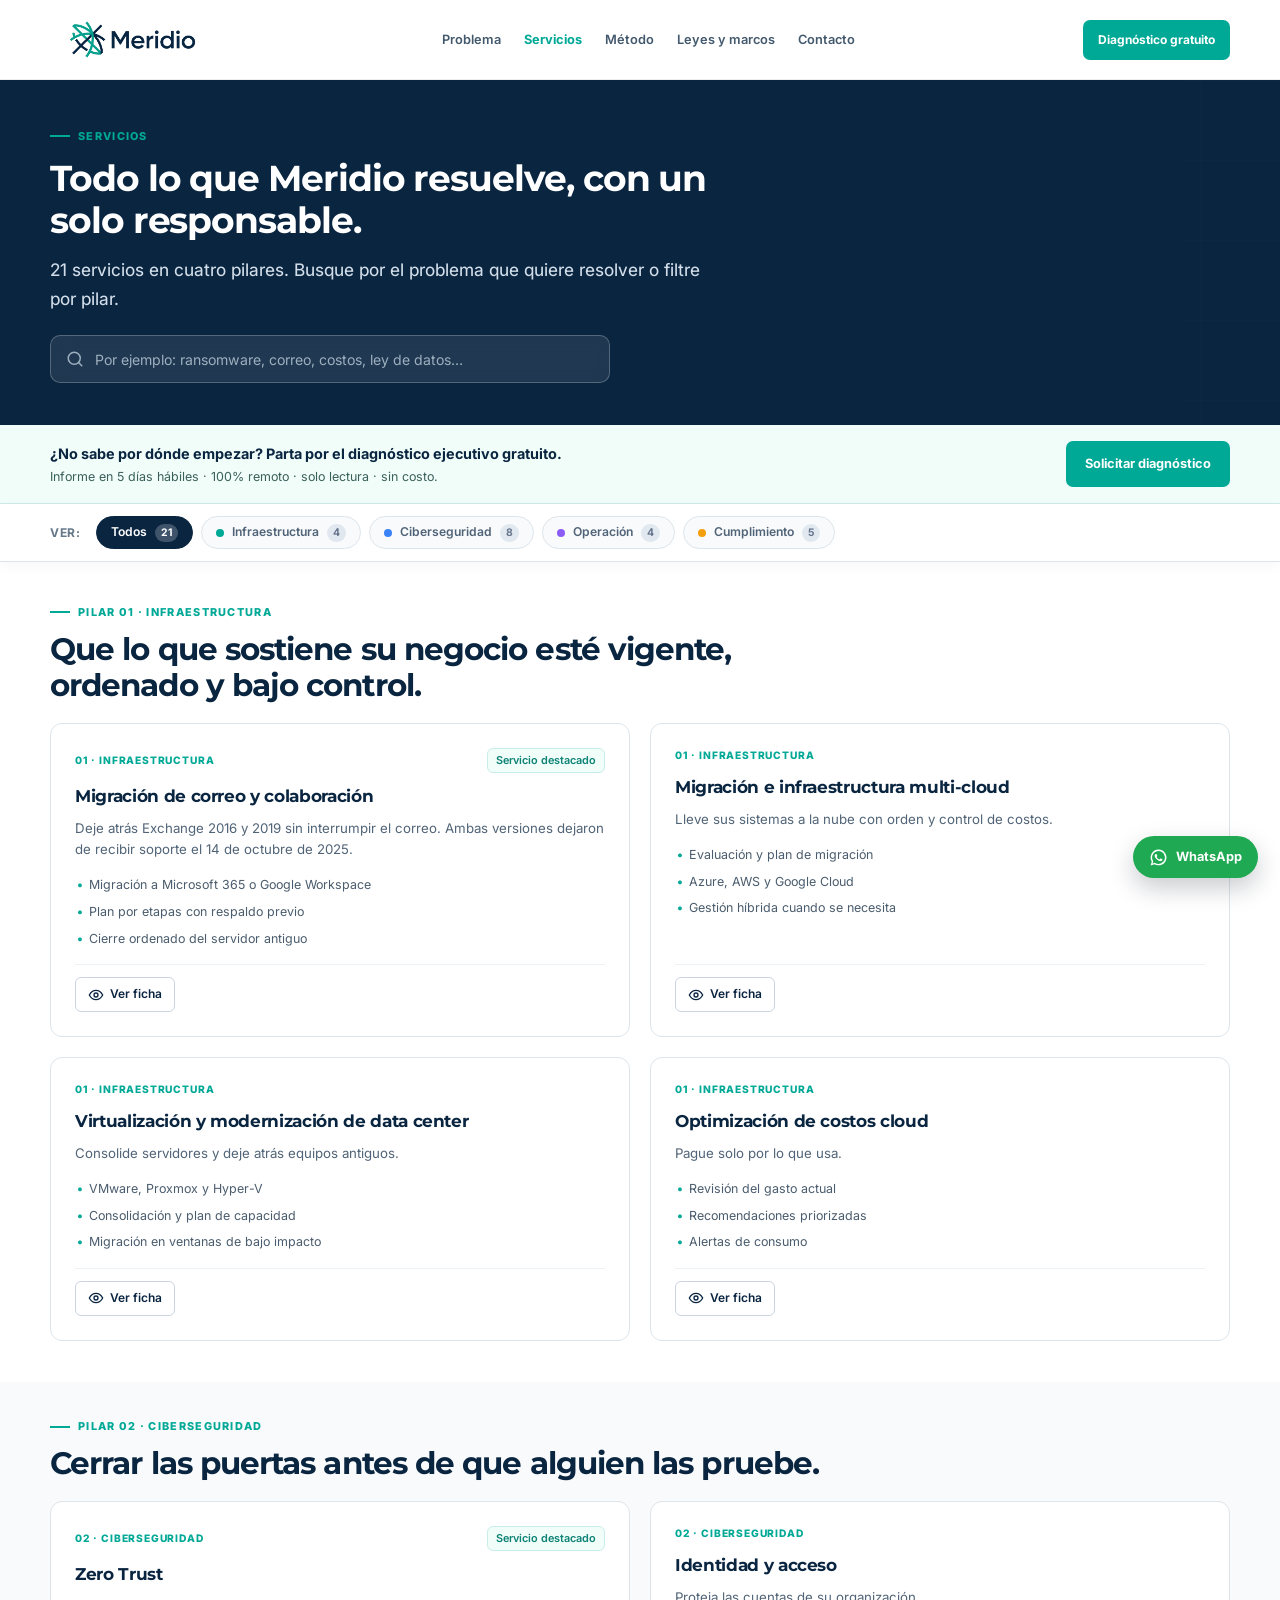
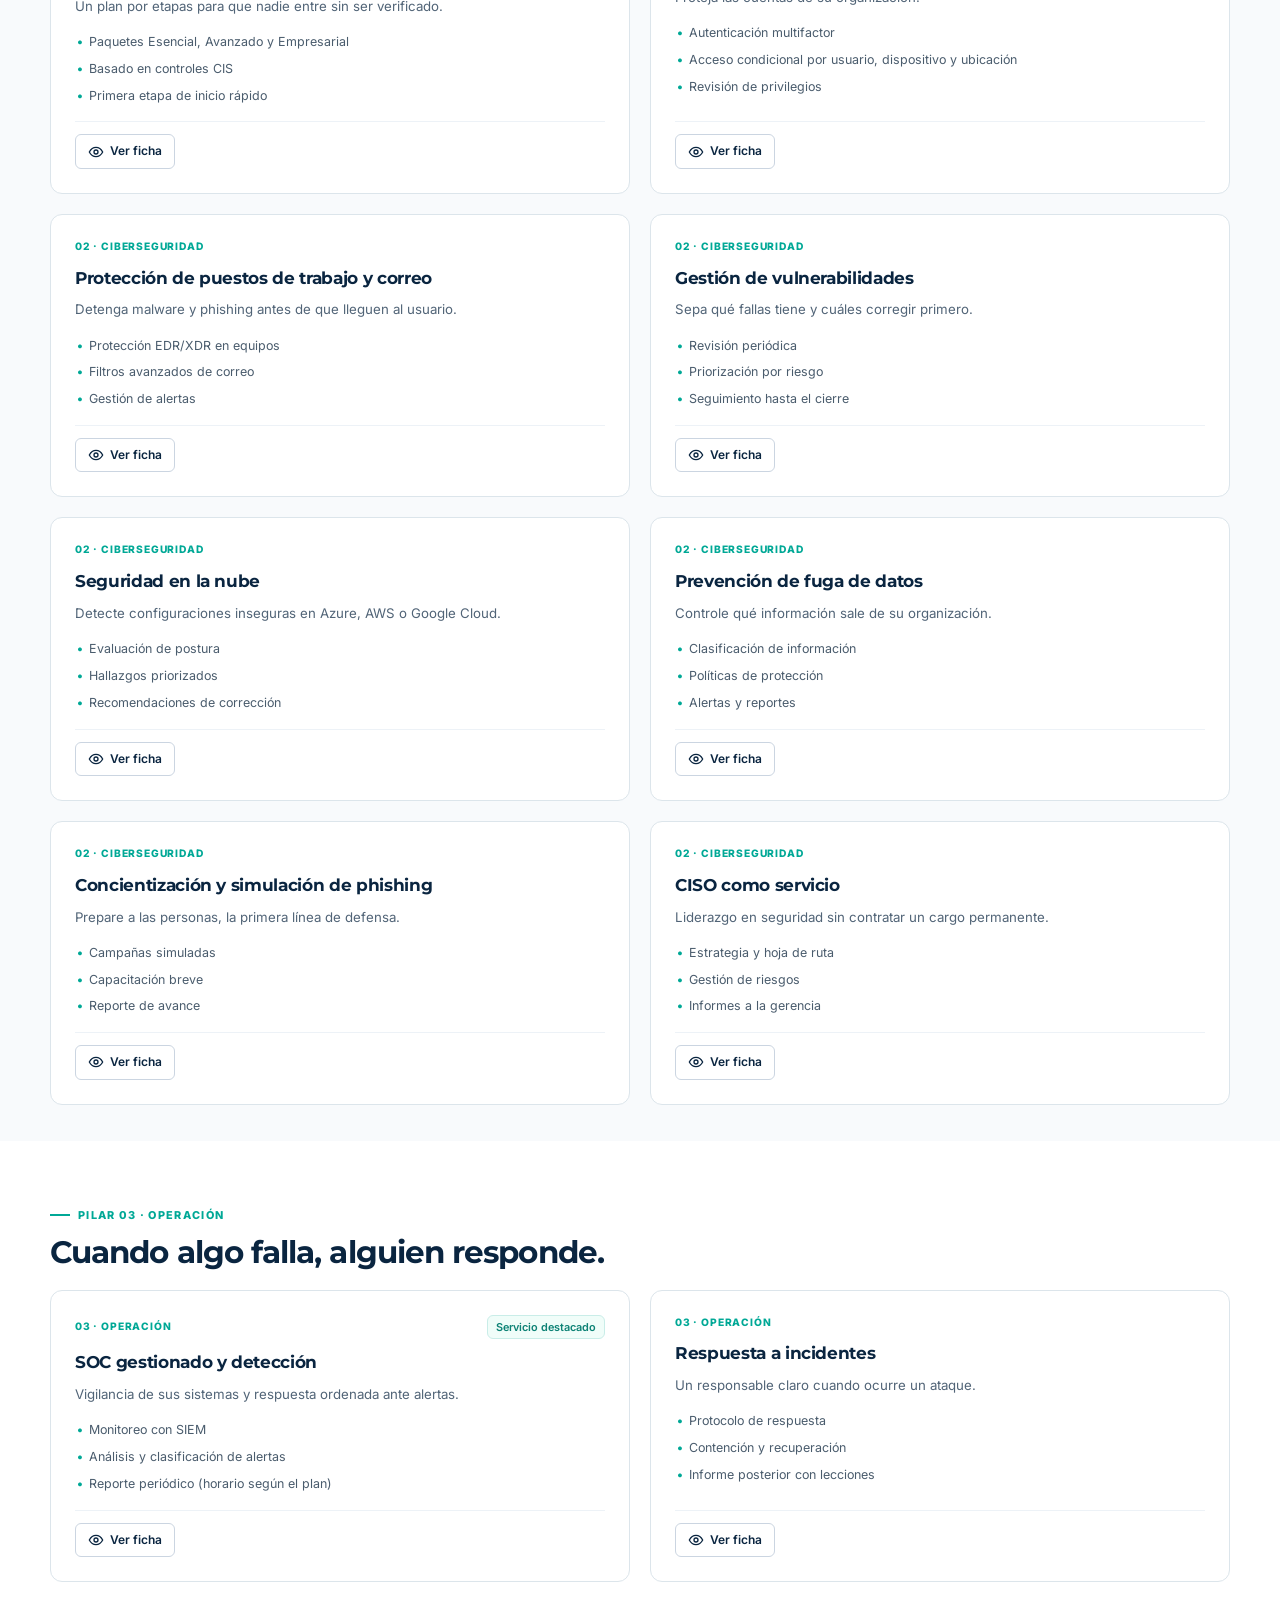
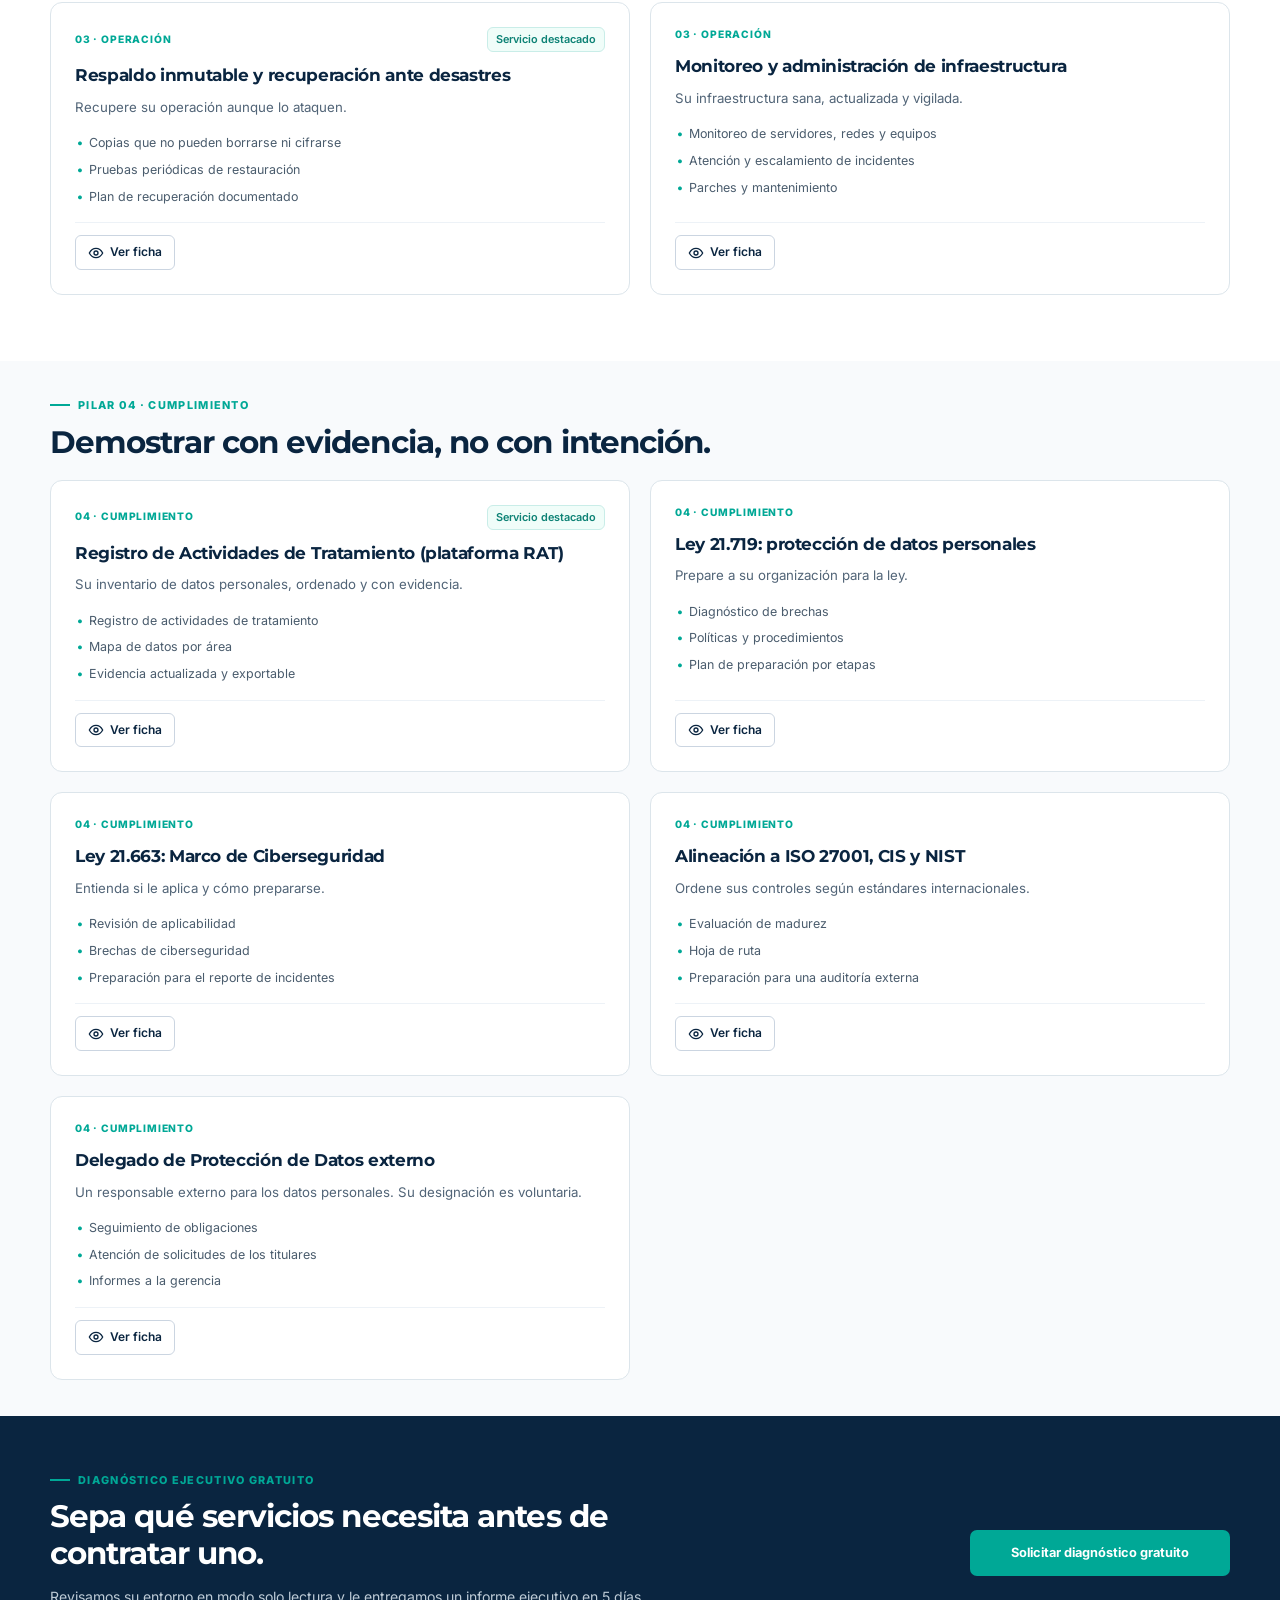
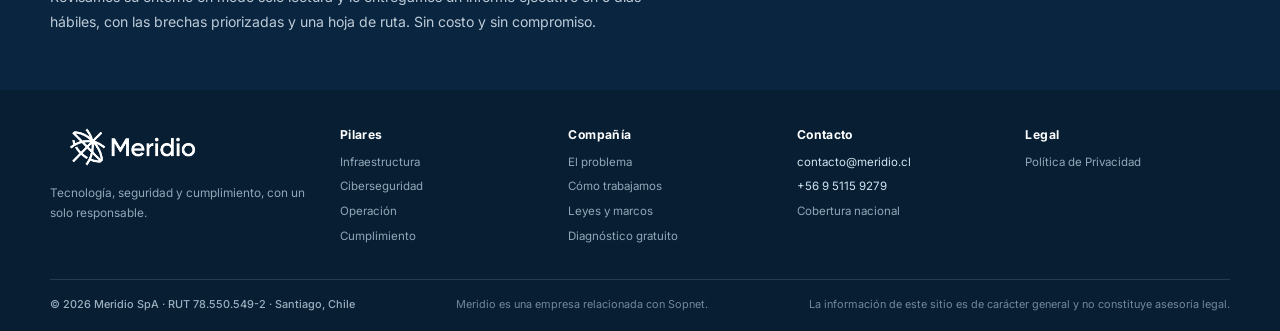
<file: soluciones.html>
<!doctype html>
<html lang="es">
<head>
  <meta charset="utf-8">
  <meta name="viewport" content="width=device-width, initial-scale=1">
  <meta name="theme-color" content="#0A2540">
  <!-- DESARROLLO: quitar la línea "robots" el día del lanzamiento -->
  <meta name="robots" content="noindex, nofollow">
  <meta name="description" content="Servicios de Meridio en cuatro pilares: infraestructura, ciberseguridad, operación y cumplimiento normativo. Un solo responsable, un solo plan y un solo contrato.">
  <meta property="og:title" content="Servicios | Meridio">
  <meta property="og:description" content="21 servicios de infraestructura, ciberseguridad, operación y cumplimiento, con un solo responsable.">
  <meta property="og:type" content="website">
  <meta property="og:locale" content="es_CL">
  <link rel="icon" type="image/png" sizes="32x32" href="./assets/favicon-32.png">
  <link rel="icon" type="image/png" sizes="192x192" href="./assets/favicon-192.png">
  <link rel="apple-touch-icon" href="./assets/favicon-192.png">
  <title>Servicios | Meridio</title>
  <link rel="preconnect" href="https://fonts.googleapis.com">
  <link rel="preconnect" href="https://fonts.gstatic.com" crossorigin>
  <link href="https://fonts.googleapis.com/css2?family=Inter:wght@400;500;600;700&family=Montserrat:wght@500;600;700;800&display=swap" rel="stylesheet">
  <link rel="stylesheet" href="./styles.css">
</head>
<body>
  <a class="skip-link" href="#main">Saltar al contenido</a>

  <header class="header">
    <div class="container header-inner">
      <a class="brand" href="./index.html#inicio" aria-label="Meridio, volver al inicio">
        <img class="brand-logo" src="./assets/logo.png" alt="Meridio" onerror="this.style.display='none'; this.nextElementSibling.style.display='inline-block';">
        <span class="brand-text" style="display: none;">Merid<span class="brand-i">i</span>o</span>
      </a>
      <nav class="nav" id="mainNav" aria-label="Navegación principal">
        <a href="./index.html#problema">Problema</a>
        <a href="./soluciones.html" aria-current="page" class="nav-active">Servicios</a>
        <a href="./index.html#metodo">Método</a>
        <a href="./index.html#marcos">Leyes y marcos</a>
        <a href="./index.html#contacto">Contacto</a>
      </nav>
      <a class="btn btn-primary header-cta" href="./index.html#contacto">Diagnóstico gratuito</a>
      <button class="mobile-menu" id="mobileMenu" type="button" aria-label="Abrir menú" aria-controls="mainNav" aria-expanded="false">
        <svg viewBox="0 0 24 24" width="22" height="22" fill="none" stroke="currentColor" stroke-width="1.8" stroke-linecap="round">
          <path d="M4 7h16M4 12h16M4 17h16"/>
        </svg>
      </button>
    </div>
  </header>

  <main id="main">
    <!-- HERO -->
    <section class="hero svc-hero" id="servicios-hero">
      <div class="container">
        <div class="eyebrow teal">Servicios</div>
        <h1>Todo lo que Meridio resuelve, con un solo responsable.</h1>
        <p class="hero-copy">21 servicios en cuatro pilares. Busque por el problema que quiere resolver o filtre por pilar.</p>
        <form class="svc-search" role="search" onsubmit="return false;">
          <label for="svcSearch" class="sr-only">Buscar un servicio por problema</label>
          <input id="svcSearch" type="search" placeholder="Por ejemplo: ransomware, correo, costos, ley de datos…" autocomplete="off">
        </form>
      </div>
    </section>

    <!-- BANNER DIAGNÓSTICO -->
    <section class="diag-banner" aria-label="Diagnóstico ejecutivo gratuito">
      <div class="container diag-inner">
        <div>
          <strong>¿No sabe por dónde empezar? Parta por el diagnóstico ejecutivo gratuito.</strong>
          <span>Informe en 5 días hábiles · 100% remoto · solo lectura · sin costo.</span>
        </div>
        <a class="btn btn-primary" href="./index.html#contacto">Solicitar diagnóstico</a>
      </div>
    </section>

    <!-- FILTROS -->
    <nav class="pillar-filter-bar" aria-label="Filtrar por pilar">
      <div class="container">
        <div class="pillar-filter-inner">
          <span class="filter-label">Ver:</span>
          <div class="filter-buttons">
            <button type="button" class="pillar-btn active" data-pillar="all">
              <span>Todos</span>
              <span class="pillar-count">21</span>
            </button>
            <button type="button" class="pillar-btn" data-pillar="infraestructura">
              <span class="pillar-dot infraestructura"></span>
              <span>Infraestructura</span>
              <span class="pillar-count">4</span>
            </button>
            <button type="button" class="pillar-btn" data-pillar="ciberseguridad">
              <span class="pillar-dot ciberseguridad"></span>
              <span>Ciberseguridad</span>
              <span class="pillar-count">8</span>
            </button>
            <button type="button" class="pillar-btn" data-pillar="operacion">
              <span class="pillar-dot operacion"></span>
              <span>Operación</span>
              <span class="pillar-count">4</span>
            </button>
            <button type="button" class="pillar-btn" data-pillar="cumplimiento">
              <span class="pillar-dot cumplimiento"></span>
              <span>Cumplimiento</span>
              <span class="pillar-count">5</span>
            </button>
          </div>
        </div>
      </div>
    </nav>

    <section class="section section-white target-section" id="infraestructura" data-pillar-section="infraestructura">
      <div class="container">
        <div class="section-head">
          <div class="eyebrow">Pilar 01 · Infraestructura</div>
          <h2>Que lo que sostiene su negocio esté vigente, ordenado y bajo control.</h2>
        </div>
        <div class="solution-grid">
          <!-- #correo · origen: SOPNET, probado -->
          <article class="card solution-card svc" data-pillar="infraestructura" data-search="migración de correo y colaboración deje atrás exchange 2016 y 2019 sin interrumpir el correo. ambas versiones dejaron de recibir soporte el 14 de octubre de 2025. migración a microsoft 365 o google workspace plan por etapas con respaldo previo cierre ordenado del servidor antiguo exchange correo email outlook office 365 google workspace gmail servidor antiguo sin soporte migrar">
            <div class="solution-card-header">
              <span class="solution-pilar">01 · INFRAESTRUCTURA</span>
              <span class="solution-badge">Servicio destacado</span>
            </div>
            <h3 class="solution-card-title">Migración de correo y colaboración</h3>
            <p class="solution-card-desc">Deje atrás Exchange 2016 y 2019 sin interrumpir el correo. Ambas versiones dejaron de recibir soporte el 14 de octubre de 2025.</p>
            <ul class="solution-caps-list">
              <li>Migración a Microsoft 365 o Google Workspace</li>
              <li>Plan por etapas con respaldo previo</li>
              <li>Cierre ordenado del servidor antiguo</li>
            </ul>
            <div class="solution-card-actions">
              <button type="button" class="btn-ficha-trigger" data-target="ficha-correo">
                <svg viewBox="0 0 24 24" width="16" height="16" fill="none" stroke="currentColor" stroke-width="2" aria-hidden="true"><circle cx="12" cy="12" r="3"/><path d="M2 12s3.6-7 10-7 10 7 10 7-3.6 7-10 7-10-7-10-7Z"/></svg>
                Ver ficha
              </button>
            </div>
          </article>

          <!-- #multicloud · origen: SOPNET, probado -->
          <article class="card solution-card svc" data-pillar="infraestructura" data-search="migración e infraestructura multi-cloud lleve sus sistemas a la nube con orden y control de costos. evaluación y plan de migración azure, aws y google cloud gestión híbrida cuando se necesita nube cloud aws azure google cloud migrar migración híbrido data center landing zone">
            <div class="solution-card-header">
              <span class="solution-pilar">01 · INFRAESTRUCTURA</span>
              
            </div>
            <h3 class="solution-card-title">Migración e infraestructura multi-cloud</h3>
            <p class="solution-card-desc">Lleve sus sistemas a la nube con orden y control de costos.</p>
            <ul class="solution-caps-list">
              <li>Evaluación y plan de migración</li>
              <li>Azure, AWS y Google Cloud</li>
              <li>Gestión híbrida cuando se necesita</li>
            </ul>
            <div class="solution-card-actions">
              <button type="button" class="btn-ficha-trigger" data-target="ficha-multicloud">
                <svg viewBox="0 0 24 24" width="16" height="16" fill="none" stroke="currentColor" stroke-width="2" aria-hidden="true"><circle cx="12" cy="12" r="3"/><path d="M2 12s3.6-7 10-7 10 7 10 7-3.6 7-10 7-10-7-10-7Z"/></svg>
                Ver ficha
              </button>
            </div>
          </article>

          <!-- #virtualizacion · origen: Validar -->
          <article class="card solution-card svc" data-pillar="infraestructura" data-search="virtualización y modernización de data center consolide servidores y deje atrás equipos antiguos. vmware, proxmox y hyper-v consolidación y plan de capacidad migración en ventanas de bajo impacto vmware proxmox hyper-v virtualización servidores data center hardware antiguo consolidar licencias hipervisor">
            <div class="solution-card-header">
              <span class="solution-pilar">01 · INFRAESTRUCTURA</span>
              
            </div>
            <h3 class="solution-card-title">Virtualización y modernización de data center</h3>
            <p class="solution-card-desc">Consolide servidores y deje atrás equipos antiguos.</p>
            <ul class="solution-caps-list">
              <li>VMware, Proxmox y Hyper-V</li>
              <li>Consolidación y plan de capacidad</li>
              <li>Migración en ventanas de bajo impacto</li>
            </ul>
            <div class="solution-card-actions">
              <button type="button" class="btn-ficha-trigger" data-target="ficha-virtualizacion">
                <svg viewBox="0 0 24 24" width="16" height="16" fill="none" stroke="currentColor" stroke-width="2" aria-hidden="true"><circle cx="12" cy="12" r="3"/><path d="M2 12s3.6-7 10-7 10 7 10 7-3.6 7-10 7-10-7-10-7Z"/></svg>
                Ver ficha
              </button>
            </div>
          </article>

          <!-- #finops · origen: Validar -->
          <article class="card solution-card svc" data-pillar="infraestructura" data-search="optimización de costos cloud pague solo por lo que usa. revisión del gasto actual recomendaciones priorizadas alertas de consumo costos gasto factura cloud finops ahorro nube licencias recursos sin uso">
            <div class="solution-card-header">
              <span class="solution-pilar">01 · INFRAESTRUCTURA</span>
              
            </div>
            <h3 class="solution-card-title">Optimización de costos cloud</h3>
            <p class="solution-card-desc">Pague solo por lo que usa.</p>
            <ul class="solution-caps-list">
              <li>Revisión del gasto actual</li>
              <li>Recomendaciones priorizadas</li>
              <li>Alertas de consumo</li>
            </ul>
            <div class="solution-card-actions">
              <button type="button" class="btn-ficha-trigger" data-target="ficha-finops">
                <svg viewBox="0 0 24 24" width="16" height="16" fill="none" stroke="currentColor" stroke-width="2" aria-hidden="true"><circle cx="12" cy="12" r="3"/><path d="M2 12s3.6-7 10-7 10 7 10 7-3.6 7-10 7-10-7-10-7Z"/></svg>
                Ver ficha
              </button>
            </div>
          </article>
        </div>
      </div>
    </section>

    <section class="section method target-section" id="ciberseguridad" data-pillar-section="ciberseguridad">
      <div class="container">
        <div class="section-head">
          <div class="eyebrow">Pilar 02 · Ciberseguridad</div>
          <h2>Cerrar las puertas antes de que alguien las pruebe.</h2>
        </div>
        <div class="solution-grid">
          <!-- #zerotrust · origen: SOPNET, probado -->
          <article class="card solution-card svc" data-pillar="ciberseguridad" data-search="zero trust un plan por etapas para que nadie entre sin ser verificado. paquetes esencial, avanzado y empresarial basado en controles cis primera etapa de inicio rápido zero trust microsoft 365 m365 seguridad cuentas acceso confianza cero entra tenant">
            <div class="solution-card-header">
              <span class="solution-pilar">02 · CIBERSEGURIDAD</span>
              <span class="solution-badge">Servicio destacado</span>
            </div>
            <h3 class="solution-card-title">Zero Trust</h3>
            <p class="solution-card-desc">Un plan por etapas para que nadie entre sin ser verificado.</p>
            <ul class="solution-caps-list">
              <li>Paquetes Esencial, Avanzado y Empresarial</li>
              <li>Basado en controles CIS</li>
              <li>Primera etapa de inicio rápido</li>
            </ul>
            <div class="solution-card-actions">
              <button type="button" class="btn-ficha-trigger" data-target="ficha-zerotrust">
                <svg viewBox="0 0 24 24" width="16" height="16" fill="none" stroke="currentColor" stroke-width="2" aria-hidden="true"><circle cx="12" cy="12" r="3"/><path d="M2 12s3.6-7 10-7 10 7 10 7-3.6 7-10 7-10-7-10-7Z"/></svg>
                Ver ficha
              </button>
            </div>
          </article>

          <!-- #identidad · origen: SOPNET, probado -->
          <article class="card solution-card svc" data-pillar="ciberseguridad" data-search="identidad y acceso proteja las cuentas de su organización. autenticación multifactor acceso condicional por usuario, dispositivo y ubicación revisión de privilegios identidad acceso mfa contraseñas cuentas privilegios multifactor acceso condicional usuarios">
            <div class="solution-card-header">
              <span class="solution-pilar">02 · CIBERSEGURIDAD</span>
              
            </div>
            <h3 class="solution-card-title">Identidad y acceso</h3>
            <p class="solution-card-desc">Proteja las cuentas de su organización.</p>
            <ul class="solution-caps-list">
              <li>Autenticación multifactor</li>
              <li>Acceso condicional por usuario, dispositivo y ubicación</li>
              <li>Revisión de privilegios</li>
            </ul>
            <div class="solution-card-actions">
              <button type="button" class="btn-ficha-trigger" data-target="ficha-identidad">
                <svg viewBox="0 0 24 24" width="16" height="16" fill="none" stroke="currentColor" stroke-width="2" aria-hidden="true"><circle cx="12" cy="12" r="3"/><path d="M2 12s3.6-7 10-7 10 7 10 7-3.6 7-10 7-10-7-10-7Z"/></svg>
                Ver ficha
              </button>
            </div>
          </article>

          <!-- #endpoint · origen: SOPNET, probado -->
          <article class="card solution-card svc" data-pillar="ciberseguridad" data-search="protección de puestos de trabajo y correo detenga malware y phishing antes de que lleguen al usuario. protección edr/xdr en equipos filtros avanzados de correo gestión de alertas edr xdr antivirus malware ransomware phishing correo equipos notebooks endpoint protección">
            <div class="solution-card-header">
              <span class="solution-pilar">02 · CIBERSEGURIDAD</span>
              
            </div>
            <h3 class="solution-card-title">Protección de puestos de trabajo y correo</h3>
            <p class="solution-card-desc">Detenga malware y phishing antes de que lleguen al usuario.</p>
            <ul class="solution-caps-list">
              <li>Protección EDR/XDR en equipos</li>
              <li>Filtros avanzados de correo</li>
              <li>Gestión de alertas</li>
            </ul>
            <div class="solution-card-actions">
              <button type="button" class="btn-ficha-trigger" data-target="ficha-endpoint">
                <svg viewBox="0 0 24 24" width="16" height="16" fill="none" stroke="currentColor" stroke-width="2" aria-hidden="true"><circle cx="12" cy="12" r="3"/><path d="M2 12s3.6-7 10-7 10 7 10 7-3.6 7-10 7-10-7-10-7Z"/></svg>
                Ver ficha
              </button>
            </div>
          </article>

          <!-- #vulnerabilidades · origen: Validar -->
          <article class="card solution-card svc" data-pillar="ciberseguridad" data-search="gestión de vulnerabilidades sepa qué fallas tiene y cuáles corregir primero. revisión periódica priorización por riesgo seguimiento hasta el cierre vulnerabilidades parches fallas escaneo revisión riesgo actualizaciones">
            <div class="solution-card-header">
              <span class="solution-pilar">02 · CIBERSEGURIDAD</span>
              
            </div>
            <h3 class="solution-card-title">Gestión de vulnerabilidades</h3>
            <p class="solution-card-desc">Sepa qué fallas tiene y cuáles corregir primero.</p>
            <ul class="solution-caps-list">
              <li>Revisión periódica</li>
              <li>Priorización por riesgo</li>
              <li>Seguimiento hasta el cierre</li>
            </ul>
            <div class="solution-card-actions">
              <button type="button" class="btn-ficha-trigger" data-target="ficha-vulnerabilidades">
                <svg viewBox="0 0 24 24" width="16" height="16" fill="none" stroke="currentColor" stroke-width="2" aria-hidden="true"><circle cx="12" cy="12" r="3"/><path d="M2 12s3.6-7 10-7 10 7 10 7-3.6 7-10 7-10-7-10-7Z"/></svg>
                Ver ficha
              </button>
            </div>
          </article>

          <!-- #cspm · origen: SOPNET, probado -->
          <article class="card solution-card svc" data-pillar="ciberseguridad" data-search="seguridad en la nube detecte configuraciones inseguras en azure, aws o google cloud. evaluación de postura hallazgos priorizados recomendaciones de corrección seguridad nube configuración aws azure google cloud postura cspm expuesto público permisos">
            <div class="solution-card-header">
              <span class="solution-pilar">02 · CIBERSEGURIDAD</span>
              
            </div>
            <h3 class="solution-card-title">Seguridad en la nube</h3>
            <p class="solution-card-desc">Detecte configuraciones inseguras en Azure, AWS o Google Cloud.</p>
            <ul class="solution-caps-list">
              <li>Evaluación de postura</li>
              <li>Hallazgos priorizados</li>
              <li>Recomendaciones de corrección</li>
            </ul>
            <div class="solution-card-actions">
              <button type="button" class="btn-ficha-trigger" data-target="ficha-cspm">
                <svg viewBox="0 0 24 24" width="16" height="16" fill="none" stroke="currentColor" stroke-width="2" aria-hidden="true"><circle cx="12" cy="12" r="3"/><path d="M2 12s3.6-7 10-7 10 7 10 7-3.6 7-10 7-10-7-10-7Z"/></svg>
                Ver ficha
              </button>
            </div>
          </article>

          <!-- #dlp · origen: Validar -->
          <article class="card solution-card svc" data-pillar="ciberseguridad" data-search="prevención de fuga de datos controle qué información sale de su organización. clasificación de información políticas de protección alertas y reportes dlp fuga de datos información confidencial clasificación datos sensibles correo archivos">
            <div class="solution-card-header">
              <span class="solution-pilar">02 · CIBERSEGURIDAD</span>
              
            </div>
            <h3 class="solution-card-title">Prevención de fuga de datos</h3>
            <p class="solution-card-desc">Controle qué información sale de su organización.</p>
            <ul class="solution-caps-list">
              <li>Clasificación de información</li>
              <li>Políticas de protección</li>
              <li>Alertas y reportes</li>
            </ul>
            <div class="solution-card-actions">
              <button type="button" class="btn-ficha-trigger" data-target="ficha-dlp">
                <svg viewBox="0 0 24 24" width="16" height="16" fill="none" stroke="currentColor" stroke-width="2" aria-hidden="true"><circle cx="12" cy="12" r="3"/><path d="M2 12s3.6-7 10-7 10 7 10 7-3.6 7-10 7-10-7-10-7Z"/></svg>
                Ver ficha
              </button>
            </div>
          </article>

          <!-- #phishing · origen: Validar -->
          <article class="card solution-card svc" data-pillar="ciberseguridad" data-search="concientización y simulación de phishing prepare a las personas, la primera línea de defensa. campañas simuladas capacitación breve reporte de avance phishing capacitación concientización personas empleados simulacro correo engaño ingeniería social">
            <div class="solution-card-header">
              <span class="solution-pilar">02 · CIBERSEGURIDAD</span>
              
            </div>
            <h3 class="solution-card-title">Concientización y simulación de phishing</h3>
            <p class="solution-card-desc">Prepare a las personas, la primera línea de defensa.</p>
            <ul class="solution-caps-list">
              <li>Campañas simuladas</li>
              <li>Capacitación breve</li>
              <li>Reporte de avance</li>
            </ul>
            <div class="solution-card-actions">
              <button type="button" class="btn-ficha-trigger" data-target="ficha-phishing">
                <svg viewBox="0 0 24 24" width="16" height="16" fill="none" stroke="currentColor" stroke-width="2" aria-hidden="true"><circle cx="12" cy="12" r="3"/><path d="M2 12s3.6-7 10-7 10 7 10 7-3.6 7-10 7-10-7-10-7Z"/></svg>
                Ver ficha
              </button>
            </div>
          </article>

          <!-- #ciso · origen: SOPNET, probado -->
          <article class="card solution-card svc" data-pillar="ciberseguridad" data-search="ciso como servicio liderazgo en seguridad sin contratar un cargo permanente. estrategia y hoja de ruta gestión de riesgos informes a la gerencia ciso responsable de seguridad gerente estrategia riesgos directorio gerencia liderazgo">
            <div class="solution-card-header">
              <span class="solution-pilar">02 · CIBERSEGURIDAD</span>
              
            </div>
            <h3 class="solution-card-title">CISO como servicio</h3>
            <p class="solution-card-desc">Liderazgo en seguridad sin contratar un cargo permanente.</p>
            <ul class="solution-caps-list">
              <li>Estrategia y hoja de ruta</li>
              <li>Gestión de riesgos</li>
              <li>Informes a la gerencia</li>
            </ul>
            <div class="solution-card-actions">
              <button type="button" class="btn-ficha-trigger" data-target="ficha-ciso">
                <svg viewBox="0 0 24 24" width="16" height="16" fill="none" stroke="currentColor" stroke-width="2" aria-hidden="true"><circle cx="12" cy="12" r="3"/><path d="M2 12s3.6-7 10-7 10 7 10 7-3.6 7-10 7-10-7-10-7Z"/></svg>
                Ver ficha
              </button>
            </div>
          </article>
        </div>
      </div>
    </section>

    <section class="section section-white target-section" id="operacion" data-pillar-section="operacion">
      <div class="container">
        <div class="section-head">
          <div class="eyebrow">Pilar 03 · Operación</div>
          <h2>Cuando algo falla, alguien responde.</h2>
        </div>
        <div class="solution-grid">
          <!-- #soc · origen: SOPNET, probado -->
          <article class="card solution-card svc" data-pillar="operacion" data-search="soc gestionado y detección vigilancia de sus sistemas y respuesta ordenada ante alertas. monitoreo con siem análisis y clasificación de alertas reporte periódico (horario según el plan) soc siem monitoreo alertas detección vigilancia seguridad eventos logs">
            <div class="solution-card-header">
              <span class="solution-pilar">03 · OPERACIÓN</span>
              <span class="solution-badge">Servicio destacado</span>
            </div>
            <h3 class="solution-card-title">SOC gestionado y detección</h3>
            <p class="solution-card-desc">Vigilancia de sus sistemas y respuesta ordenada ante alertas.</p>
            <ul class="solution-caps-list">
              <li>Monitoreo con SIEM</li>
              <li>Análisis y clasificación de alertas</li>
              <li>Reporte periódico (horario según el plan)</li>
            </ul>
            <div class="solution-card-actions">
              <button type="button" class="btn-ficha-trigger" data-target="ficha-soc">
                <svg viewBox="0 0 24 24" width="16" height="16" fill="none" stroke="currentColor" stroke-width="2" aria-hidden="true"><circle cx="12" cy="12" r="3"/><path d="M2 12s3.6-7 10-7 10 7 10 7-3.6 7-10 7-10-7-10-7Z"/></svg>
                Ver ficha
              </button>
            </div>
          </article>

          <!-- #incidentes · origen: Validar -->
          <article class="card solution-card svc" data-pillar="operacion" data-search="respuesta a incidentes un responsable claro cuando ocurre un ataque. protocolo de respuesta contención y recuperación informe posterior con lecciones incidente ataque ransomware hackeo brecha emergencia respuesta contención recuperación">
            <div class="solution-card-header">
              <span class="solution-pilar">03 · OPERACIÓN</span>
              
            </div>
            <h3 class="solution-card-title">Respuesta a incidentes</h3>
            <p class="solution-card-desc">Un responsable claro cuando ocurre un ataque.</p>
            <ul class="solution-caps-list">
              <li>Protocolo de respuesta</li>
              <li>Contención y recuperación</li>
              <li>Informe posterior con lecciones</li>
            </ul>
            <div class="solution-card-actions">
              <button type="button" class="btn-ficha-trigger" data-target="ficha-incidentes">
                <svg viewBox="0 0 24 24" width="16" height="16" fill="none" stroke="currentColor" stroke-width="2" aria-hidden="true"><circle cx="12" cy="12" r="3"/><path d="M2 12s3.6-7 10-7 10 7 10 7-3.6 7-10 7-10-7-10-7Z"/></svg>
                Ver ficha
              </button>
            </div>
          </article>

          <!-- #respaldo · origen: Validar -->
          <article class="card solution-card svc" data-pillar="operacion" data-search="respaldo inmutable y recuperación ante desastres recupere su operación aunque lo ataquen. copias que no pueden borrarse ni cifrarse pruebas periódicas de restauración plan de recuperación documentado respaldo backup copias de seguridad ransomware recuperación desastres inmutable restauración continuidad">
            <div class="solution-card-header">
              <span class="solution-pilar">03 · OPERACIÓN</span>
              <span class="solution-badge">Servicio destacado</span>
            </div>
            <h3 class="solution-card-title">Respaldo inmutable y recuperación ante desastres</h3>
            <p class="solution-card-desc">Recupere su operación aunque lo ataquen.</p>
            <ul class="solution-caps-list">
              <li>Copias que no pueden borrarse ni cifrarse</li>
              <li>Pruebas periódicas de restauración</li>
              <li>Plan de recuperación documentado</li>
            </ul>
            <div class="solution-card-actions">
              <button type="button" class="btn-ficha-trigger" data-target="ficha-respaldo">
                <svg viewBox="0 0 24 24" width="16" height="16" fill="none" stroke="currentColor" stroke-width="2" aria-hidden="true"><circle cx="12" cy="12" r="3"/><path d="M2 12s3.6-7 10-7 10 7 10 7-3.6 7-10 7-10-7-10-7Z"/></svg>
                Ver ficha
              </button>
            </div>
          </article>

          <!-- #servidores · origen: SOPNET, probado -->
          <article class="card solution-card svc" data-pillar="operacion" data-search="monitoreo y administración de infraestructura su infraestructura sana, actualizada y vigilada. monitoreo de servidores, redes y equipos atención y escalamiento de incidentes parches y mantenimiento infraestructura monitoreo administración servidores redes equipos equipamiento parches actualizaciones mantenimiento incidentes alertas noc disponibilidad windows linux lan wan mesa de servicios">
            <div class="solution-card-header">
              <span class="solution-pilar">03 · OPERACIÓN</span>
              
            </div>
            <h3 class="solution-card-title">Monitoreo y administración de infraestructura</h3>
            <p class="solution-card-desc">Su infraestructura sana, actualizada y vigilada.</p>
            <ul class="solution-caps-list">
              <li>Monitoreo de servidores, redes y equipos</li>
              <li>Atención y escalamiento de incidentes</li>
              <li>Parches y mantenimiento</li>
            </ul>
            <div class="solution-card-actions">
              <button type="button" class="btn-ficha-trigger" data-target="ficha-servidores">
                <svg viewBox="0 0 24 24" width="16" height="16" fill="none" stroke="currentColor" stroke-width="2" aria-hidden="true"><circle cx="12" cy="12" r="3"/><path d="M2 12s3.6-7 10-7 10 7 10 7-3.6 7-10 7-10-7-10-7Z"/></svg>
                Ver ficha
              </button>
            </div>
          </article>
        </div>
      </div>
    </section>

    <section class="section method target-section" id="cumplimiento" data-pillar-section="cumplimiento">
      <div class="container">
        <div class="section-head">
          <div class="eyebrow">Pilar 04 · Cumplimiento</div>
          <h2>Demostrar con evidencia, no con intención.</h2>
        </div>
        <div class="solution-grid">
          <!-- #rat · origen: SOPNET, probado -->
          <article class="card solution-card svc" data-pillar="cumplimiento" data-search="registro de actividades de tratamiento (plataforma rat) su inventario de datos personales, ordenado y con evidencia. registro de actividades de tratamiento mapa de datos por área evidencia actualizada y exportable rat registro actividades tratamiento datos personales inventario mapa de datos plataforma ley 21.719">
            <div class="solution-card-header">
              <span class="solution-pilar">04 · CUMPLIMIENTO</span>
              <span class="solution-badge">Servicio destacado</span>
            </div>
            <h3 class="solution-card-title">Registro de Actividades de Tratamiento (plataforma RAT)</h3>
            <p class="solution-card-desc">Su inventario de datos personales, ordenado y con evidencia.</p>
            <ul class="solution-caps-list">
              <li>Registro de actividades de tratamiento</li>
              <li>Mapa de datos por área</li>
              <li>Evidencia actualizada y exportable</li>
            </ul>
            <div class="solution-card-actions">
              <button type="button" class="btn-ficha-trigger" data-target="ficha-rat">
                <svg viewBox="0 0 24 24" width="16" height="16" fill="none" stroke="currentColor" stroke-width="2" aria-hidden="true"><circle cx="12" cy="12" r="3"/><path d="M2 12s3.6-7 10-7 10 7 10 7-3.6 7-10 7-10-7-10-7Z"/></svg>
                Ver ficha
              </button>
            </div>
          </article>

          <!-- #ley21719 · origen: SOPNET, probado -->
          <article class="card solution-card svc" data-pillar="cumplimiento" data-search="ley 21.719: protección de datos personales prepare a su organización para la ley. diagnóstico de brechas políticas y procedimientos plan de preparación por etapas ley 21.719 datos personales privacidad protección de datos agencia multas derechos titulares">
            <div class="solution-card-header">
              <span class="solution-pilar">04 · CUMPLIMIENTO</span>
              
            </div>
            <h3 class="solution-card-title">Ley 21.719: protección de datos personales</h3>
            <p class="solution-card-desc">Prepare a su organización para la ley.</p>
            <ul class="solution-caps-list">
              <li>Diagnóstico de brechas</li>
              <li>Políticas y procedimientos</li>
              <li>Plan de preparación por etapas</li>
            </ul>
            <div class="solution-card-actions">
              <button type="button" class="btn-ficha-trigger" data-target="ficha-ley21719">
                <svg viewBox="0 0 24 24" width="16" height="16" fill="none" stroke="currentColor" stroke-width="2" aria-hidden="true"><circle cx="12" cy="12" r="3"/><path d="M2 12s3.6-7 10-7 10 7 10 7-3.6 7-10 7-10-7-10-7Z"/></svg>
                Ver ficha
              </button>
            </div>
          </article>

          <!-- #ley21663 · origen: Validar -->
          <article class="card solution-card svc" data-pillar="cumplimiento" data-search="ley 21.663: marco de ciberseguridad entienda si le aplica y cómo prepararse. revisión de aplicabilidad brechas de ciberseguridad preparación para el reporte de incidentes ley 21.663 marco ciberseguridad anci servicios esenciales operadores importancia vital reporte incidentes">
            <div class="solution-card-header">
              <span class="solution-pilar">04 · CUMPLIMIENTO</span>
              
            </div>
            <h3 class="solution-card-title">Ley 21.663: Marco de Ciberseguridad</h3>
            <p class="solution-card-desc">Entienda si le aplica y cómo prepararse.</p>
            <ul class="solution-caps-list">
              <li>Revisión de aplicabilidad</li>
              <li>Brechas de ciberseguridad</li>
              <li>Preparación para el reporte de incidentes</li>
            </ul>
            <div class="solution-card-actions">
              <button type="button" class="btn-ficha-trigger" data-target="ficha-ley21663">
                <svg viewBox="0 0 24 24" width="16" height="16" fill="none" stroke="currentColor" stroke-width="2" aria-hidden="true"><circle cx="12" cy="12" r="3"/><path d="M2 12s3.6-7 10-7 10 7 10 7-3.6 7-10 7-10-7-10-7Z"/></svg>
                Ver ficha
              </button>
            </div>
          </article>

          <!-- #iso · origen: SOPNET, probado -->
          <article class="card solution-card svc" data-pillar="cumplimiento" data-search="alineación a iso 27001, cis y nist ordene sus controles según estándares internacionales. evaluación de madurez hoja de ruta preparación para una auditoría externa iso 27001 cis nist estándares controles madurez auditoría certificación marco">
            <div class="solution-card-header">
              <span class="solution-pilar">04 · CUMPLIMIENTO</span>
              
            </div>
            <h3 class="solution-card-title">Alineación a ISO 27001, CIS y NIST</h3>
            <p class="solution-card-desc">Ordene sus controles según estándares internacionales.</p>
            <ul class="solution-caps-list">
              <li>Evaluación de madurez</li>
              <li>Hoja de ruta</li>
              <li>Preparación para una auditoría externa</li>
            </ul>
            <div class="solution-card-actions">
              <button type="button" class="btn-ficha-trigger" data-target="ficha-iso">
                <svg viewBox="0 0 24 24" width="16" height="16" fill="none" stroke="currentColor" stroke-width="2" aria-hidden="true"><circle cx="12" cy="12" r="3"/><path d="M2 12s3.6-7 10-7 10 7 10 7-3.6 7-10 7-10-7-10-7Z"/></svg>
                Ver ficha
              </button>
            </div>
          </article>

          <!-- #dpo · origen: Validar -->
          <article class="card solution-card svc" data-pillar="cumplimiento" data-search="delegado de protección de datos externo un responsable externo para los datos personales. su designación es voluntaria. seguimiento de obligaciones atención de solicitudes de los titulares informes a la gerencia dpo delegado protección de datos responsable externo datos personales titulares solicitudes">
            <div class="solution-card-header">
              <span class="solution-pilar">04 · CUMPLIMIENTO</span>
              
            </div>
            <h3 class="solution-card-title">Delegado de Protección de Datos externo</h3>
            <p class="solution-card-desc">Un responsable externo para los datos personales. Su designación es voluntaria.</p>
            <ul class="solution-caps-list">
              <li>Seguimiento de obligaciones</li>
              <li>Atención de solicitudes de los titulares</li>
              <li>Informes a la gerencia</li>
            </ul>
            <div class="solution-card-actions">
              <button type="button" class="btn-ficha-trigger" data-target="ficha-dpo">
                <svg viewBox="0 0 24 24" width="16" height="16" fill="none" stroke="currentColor" stroke-width="2" aria-hidden="true"><circle cx="12" cy="12" r="3"/><path d="M2 12s3.6-7 10-7 10 7 10 7-3.6 7-10 7-10-7-10-7Z"/></svg>
                Ver ficha
              </button>
            </div>
          </article>
        </div>
      </div>
    </section>

    <!-- SIN RESULTADOS -->
    <section class="section section-white svc-empty" id="svcEmpty" hidden>
      <div class="container">
        <h2>No encontramos un servicio con esa búsqueda.</h2>
        <p>Cuéntenos su caso y le orientamos. Sin compromiso.</p>
        <a class="btn btn-primary" href="./index.html#contacto">Escribirnos</a>
      </div>
    </section>

    <!-- CIERRE -->
    <section class="section offer" style="padding: 56px 0;">
      <div class="container offer-grid">
        <div class="offer-copy">
          <div class="eyebrow">Diagnóstico ejecutivo gratuito</div>
          <h2>Sepa qué servicios necesita antes de contratar uno.</h2>
          <p>Revisamos su entorno en modo solo lectura y le entregamos un informe ejecutivo en 5 días hábiles, con las brechas priorizadas y una hoja de ruta. Sin costo y sin compromiso.</p>
        </div>
        <div style="display: flex; justify-content: flex-end; align-items: center;">
          <a class="btn btn-primary" href="./index.html#contacto" style="min-width: 260px;">Solicitar diagnóstico gratuito</a>
        </div>
      </div>
    </section>
  </main>

  <a class="wa-float" href="https://wa.me/56951159279" target="_blank" rel="noopener" aria-label="Escribir a Meridio por WhatsApp">
    <svg viewBox="0 0 24 24" aria-hidden="true"><path d="M12.04 2a9.93 9.93 0 0 0-8.5 15.07L2 22l5.08-1.5A9.94 9.94 0 1 0 12.04 2Zm0 18.1c-1.5 0-2.97-.4-4.25-1.17l-.3-.18-3.02.9.92-2.94-.2-.31A8.1 8.1 0 1 1 12.04 20.1Zm4.45-6.07c-.24-.12-1.44-.71-1.66-.79-.22-.08-.39-.12-.55.12-.16.24-.63.79-.77.95-.14.16-.28.18-.52.06a6.6 6.6 0 0 1-1.94-1.2 7.3 7.3 0 0 1-1.34-1.67c-.14-.24 0-.37.1-.49.1-.11.24-.28.36-.42.12-.14.16-.24.24-.4.08-.16.04-.3-.02-.42-.06-.12-.55-1.32-.75-1.8-.2-.47-.4-.4-.55-.41h-.47c-.16 0-.42.06-.64.3-.22.24-.84.82-.84 2s.86 2.32.98 2.48c.12.16 1.69 2.58 4.1 3.62.57.25 1.02.4 1.37.5.58.18 1.1.16 1.51.1.46-.07 1.44-.59 1.64-1.16.2-.57.2-1.06.14-1.16-.06-.1-.22-.16-.46-.28Z"/></svg>
    <span>WhatsApp</span>
  </a>

  <!-- FICHAS -->
  <div class="ficha-modal-backdrop" id="ficha-correo" role="dialog" aria-modal="true" aria-labelledby="title-correo">
    <div class="ficha-modal-box">
      <button type="button" class="ficha-modal-close-btn" aria-label="Cerrar ficha">✕</button>
      <div class="ficha-modal-header">
        <div class="ficha-modal-pilar">01 · INFRAESTRUCTURA</div>
        <h3 class="ficha-modal-title" id="title-correo">Migración de correo y colaboración</h3>
        <p class="ficha-modal-desc">Deje atrás Exchange 2016 y 2019 sin interrumpir el correo. Ambas versiones dejaron de recibir soporte el 14 de octubre de 2025.</p>
      </div>

      <div class="ficha-section-title">Qué incluye</div>
      <ul class="ficha-details-list">
        <li>Inventario de buzones, dominios y aplicaciones que envían correo.</li>
        <li>Migración por etapas a Microsoft 365 o Google Workspace, con respaldo previo.</li>
        <li>Configuración de la autenticación del correo (SPF, DKIM y DMARC) y de la seguridad base.</li>
        <li>Cierre ordenado del servidor antiguo.</li>
      </ul>

      <div class="ficha-section-title">Qué recibe</div>
      <ul class="ficha-deliverables-list">
        <li>Plan de migración con calendario por etapas.</li>
        <li>Informe de cierre con buzones migrados y pendientes.</li>
        <li>Documentación de la configuración final.</li>
      </ul>

      <div class="ficha-section-title">A quién aplica</div>
      <p class="ficha-aplica">Organizaciones que todavía usan Exchange 2016 o 2019, u otro servidor de correo propio.</p>

      <div class="ficha-normativa-box">
        <strong>Marcos de referencia:</strong>
        <span>Buenas prácticas de Microsoft y Google · CIS Microsoft 365 Benchmark</span>
      </div>

      <div class="ficha-modal-footer">
        <button type="button" class="btn-cerrar-ficha">Cerrar</button>
        <a href="./index.html#contacto" class="btn-solicitar-ficha">Pedir un diagnóstico gratuito ↗</a>
      </div>
    </div>
  </div>

  <div class="ficha-modal-backdrop" id="ficha-multicloud" role="dialog" aria-modal="true" aria-labelledby="title-multicloud">
    <div class="ficha-modal-box">
      <button type="button" class="ficha-modal-close-btn" aria-label="Cerrar ficha">✕</button>
      <div class="ficha-modal-header">
        <div class="ficha-modal-pilar">01 · INFRAESTRUCTURA</div>
        <h3 class="ficha-modal-title" id="title-multicloud">Migración e infraestructura multi-cloud</h3>
        <p class="ficha-modal-desc">Lleve sus sistemas a la nube con orden y control de costos.</p>
      </div>

      <div class="ficha-section-title">Qué incluye</div>
      <ul class="ficha-details-list">
        <li>Evaluación de cargas de trabajo, dependencias y dimensionamiento.</li>
        <li>Estrategia de migración por carga: mantener, mover, rediseñar o retirar.</li>
        <li>Zona de aterrizaje en Azure, AWS o Google Cloud con políticas base de seguridad y gobierno.</li>
        <li>Gestión de entornos híbridos mientras dura la transición.</li>
      </ul>

      <div class="ficha-section-title">Qué recibe</div>
      <ul class="ficha-deliverables-list">
        <li>Informe de evaluación y plan de migración.</li>
        <li>Arquitectura de la zona de aterrizaje, documentada.</li>
        <li>Inventario de recursos con sus responsables.</li>
      </ul>

      <div class="ficha-section-title">A quién aplica</div>
      <p class="ficha-aplica">Empresas que migran desde un data center propio, o que ya usan más de una nube sin un gobierno común.</p>

      <div class="ficha-normativa-box">
        <strong>Marcos de referencia:</strong>
        <span>CIS Controls v8 · ISO/IEC 27001</span>
      </div>

      <div class="ficha-modal-footer">
        <button type="button" class="btn-cerrar-ficha">Cerrar</button>
        <a href="./index.html#contacto" class="btn-solicitar-ficha">Pedir un diagnóstico gratuito ↗</a>
      </div>
    </div>
  </div>

  <div class="ficha-modal-backdrop" id="ficha-virtualizacion" role="dialog" aria-modal="true" aria-labelledby="title-virtualizacion">
    <div class="ficha-modal-box">
      <button type="button" class="ficha-modal-close-btn" aria-label="Cerrar ficha">✕</button>
      <div class="ficha-modal-header">
        <div class="ficha-modal-pilar">01 · INFRAESTRUCTURA</div>
        <h3 class="ficha-modal-title" id="title-virtualizacion">Virtualización y modernización de data center</h3>
        <p class="ficha-modal-desc">Consolide servidores y deje atrás equipos antiguos.</p>
      </div>

      <div class="ficha-section-title">Qué incluye</div>
      <ul class="ficha-details-list">
        <li>Inventario de servidores y análisis de capacidad.</li>
        <li>Consolidación y retiro de equipos antiguos.</li>
        <li>Evaluación y plan de migración entre plataformas de virtualización.</li>
        <li>Migración en ventanas de bajo impacto para el negocio.</li>
      </ul>

      <div class="ficha-section-title">Qué recibe</div>
      <ul class="ficha-deliverables-list">
        <li>Plan de capacidad.</li>
        <li>Plan de migración con ventanas definidas.</li>
        <li>Documentación de la plataforma resultante.</li>
      </ul>

      <div class="ficha-section-title">A quién aplica</div>
      <p class="ficha-aplica">Organizaciones con hardware antiguo, o que necesitan evaluar alternativas por cambios de licenciamiento de su plataforma actual.</p>

      <div class="ficha-normativa-box">
        <strong>Marcos de referencia:</strong>
        <span>CIS Benchmarks · ISO/IEC 27001</span>
      </div>

      <div class="ficha-modal-footer">
        <button type="button" class="btn-cerrar-ficha">Cerrar</button>
        <a href="./index.html#contacto" class="btn-solicitar-ficha">Pedir un diagnóstico gratuito ↗</a>
      </div>
    </div>
  </div>

  <div class="ficha-modal-backdrop" id="ficha-finops" role="dialog" aria-modal="true" aria-labelledby="title-finops">
    <div class="ficha-modal-box">
      <button type="button" class="ficha-modal-close-btn" aria-label="Cerrar ficha">✕</button>
      <div class="ficha-modal-header">
        <div class="ficha-modal-pilar">01 · INFRAESTRUCTURA</div>
        <h3 class="ficha-modal-title" id="title-finops">Optimización de costos cloud</h3>
        <p class="ficha-modal-desc">Pague solo por lo que usa.</p>
      </div>

      <div class="ficha-section-title">Qué incluye</div>
      <ul class="ficha-details-list">
        <li>Revisión del gasto actual por servicio y por área.</li>
        <li>Detección de recursos sin uso o sobredimensionados.</li>
        <li>Recomendaciones priorizadas por ahorro y por riesgo.</li>
        <li>Alertas de consumo y presupuestos.</li>
      </ul>

      <div class="ficha-section-title">Qué recibe</div>
      <ul class="ficha-deliverables-list">
        <li>Informe de gasto con oportunidades priorizadas.</li>
        <li>Alertas y presupuestos configurados.</li>
        <li>Reporte periódico por área o centro de costo.</li>
      </ul>

      <div class="ficha-section-title">A quién aplica</div>
      <p class="ficha-aplica">Organizaciones que ya tienen cargas en la nube y ven crecer la factura sin una explicación clara.</p>

      <div class="ficha-normativa-box">
        <strong>Marcos de referencia:</strong>
        <span>Marco FinOps (FinOps Foundation)</span>
      </div>

      <div class="ficha-modal-footer">
        <button type="button" class="btn-cerrar-ficha">Cerrar</button>
        <a href="./index.html#contacto" class="btn-solicitar-ficha">Pedir un diagnóstico gratuito ↗</a>
      </div>
    </div>
  </div>

  <div class="ficha-modal-backdrop" id="ficha-zerotrust" role="dialog" aria-modal="true" aria-labelledby="title-zerotrust">
    <div class="ficha-modal-box">
      <button type="button" class="ficha-modal-close-btn" aria-label="Cerrar ficha">✕</button>
      <div class="ficha-modal-header">
        <div class="ficha-modal-pilar">02 · CIBERSEGURIDAD</div>
        <h3 class="ficha-modal-title" id="title-zerotrust">Zero Trust</h3>
        <p class="ficha-modal-desc">Un plan por etapas para que nadie entre sin ser verificado.</p>
      </div>

      <div class="ficha-section-title">Qué incluye</div>
      <ul class="ficha-details-list">
        <li>Evaluación del estado actual de su entorno (por ejemplo, Microsoft 365) frente a los controles CIS.</li>
        <li>Implementación por etapas en tres paquetes: Esencial, Avanzado y Empresarial.</li>
        <li>Primera etapa de inicio rápido, con acciones de alto impacto y bajo esfuerzo.</li>
        <li>El alcance de cada paquete se ajusta a su organización y a su licenciamiento.</li>
      </ul>

      <div class="ficha-section-title">Qué recibe</div>
      <ul class="ficha-deliverables-list">
        <li>Informe de brechas frente a los controles.</li>
        <li>Plan por etapas con prioridades.</li>
        <li>Evidencia de los controles aplicados.</li>
      </ul>

      <div class="ficha-section-title">A quién aplica</div>
      <p class="ficha-aplica">Organizaciones que quieren subir su nivel de seguridad de forma ordenada, sea cual sea su plataforma.</p>

      <div class="ficha-normativa-box">
        <strong>Marcos de referencia:</strong>
        <span>CIS Microsoft 365 Foundations Benchmark · NIST SP 800-207, Zero Trust Architecture</span>
      </div>

      <div class="ficha-modal-footer">
        <button type="button" class="btn-cerrar-ficha">Cerrar</button>
        <a href="./index.html#contacto" class="btn-solicitar-ficha">Pedir un diagnóstico gratuito ↗</a>
      </div>
    </div>
  </div>

  <div class="ficha-modal-backdrop" id="ficha-identidad" role="dialog" aria-modal="true" aria-labelledby="title-identidad">
    <div class="ficha-modal-box">
      <button type="button" class="ficha-modal-close-btn" aria-label="Cerrar ficha">✕</button>
      <div class="ficha-modal-header">
        <div class="ficha-modal-pilar">02 · CIBERSEGURIDAD</div>
        <h3 class="ficha-modal-title" id="title-identidad">Identidad y acceso</h3>
        <p class="ficha-modal-desc">Proteja las cuentas de su organización.</p>
      </div>

      <div class="ficha-section-title">Qué incluye</div>
      <ul class="ficha-details-list">
        <li>Autenticación multifactor para los usuarios.</li>
        <li>Acceso condicional según usuario, dispositivo y ubicación.</li>
        <li>Revisión de las cuentas con privilegios elevados.</li>
        <li>Retiro de protocolos de autenticación antiguos.</li>
      </ul>

      <div class="ficha-section-title">Qué recibe</div>
      <ul class="ficha-deliverables-list">
        <li>Política de acceso documentada.</li>
        <li>Informe de cuentas privilegiadas con recomendaciones.</li>
        <li>Evidencia de la configuración aplicada.</li>
      </ul>

      <div class="ficha-section-title">A quién aplica</div>
      <p class="ficha-aplica">Cualquier organización con cuentas en la nube o con correo expuesto a internet.</p>

      <div class="ficha-normativa-box">
        <strong>Marcos de referencia:</strong>
        <span>NIST SP 800-207 · CIS Controls v8</span>
      </div>

      <div class="ficha-modal-footer">
        <button type="button" class="btn-cerrar-ficha">Cerrar</button>
        <a href="./index.html#contacto" class="btn-solicitar-ficha">Pedir un diagnóstico gratuito ↗</a>
      </div>
    </div>
  </div>

  <div class="ficha-modal-backdrop" id="ficha-endpoint" role="dialog" aria-modal="true" aria-labelledby="title-endpoint">
    <div class="ficha-modal-box">
      <button type="button" class="ficha-modal-close-btn" aria-label="Cerrar ficha">✕</button>
      <div class="ficha-modal-header">
        <div class="ficha-modal-pilar">02 · CIBERSEGURIDAD</div>
        <h3 class="ficha-modal-title" id="title-endpoint">Protección de puestos de trabajo y correo</h3>
        <p class="ficha-modal-desc">Detenga malware y phishing antes de que lleguen al usuario.</p>
      </div>

      <div class="ficha-section-title">Qué incluye</div>
      <ul class="ficha-details-list">
        <li>Protección EDR/XDR en equipos y servidores.</li>
        <li>Filtros avanzados contra phishing y archivos maliciosos en el correo.</li>
        <li>Revisión y clasificación de las alertas.</li>
        <li>Escalamiento de lo relevante a su equipo, con indicaciones claras.</li>
      </ul>

      <div class="ficha-section-title">Qué recibe</div>
      <ul class="ficha-deliverables-list">
        <li>Despliegue documentado.</li>
        <li>Reporte periódico de alertas y acciones.</li>
        <li>Procedimiento de escalamiento.</li>
      </ul>

      <div class="ficha-section-title">A quién aplica</div>
      <p class="ficha-aplica">Organizaciones sin protección gestionada en sus equipos, o donde el correo es la principal puerta de entrada de los ataques.</p>

      <div class="ficha-normativa-box">
        <strong>Marcos de referencia:</strong>
        <span>CIS Controls v8</span>
      </div>

      <div class="ficha-modal-footer">
        <button type="button" class="btn-cerrar-ficha">Cerrar</button>
        <a href="./index.html#contacto" class="btn-solicitar-ficha">Pedir un diagnóstico gratuito ↗</a>
      </div>
    </div>
  </div>

  <div class="ficha-modal-backdrop" id="ficha-vulnerabilidades" role="dialog" aria-modal="true" aria-labelledby="title-vulnerabilidades">
    <div class="ficha-modal-box">
      <button type="button" class="ficha-modal-close-btn" aria-label="Cerrar ficha">✕</button>
      <div class="ficha-modal-header">
        <div class="ficha-modal-pilar">02 · CIBERSEGURIDAD</div>
        <h3 class="ficha-modal-title" id="title-vulnerabilidades">Gestión de vulnerabilidades</h3>
        <p class="ficha-modal-desc">Sepa qué fallas tiene y cuáles corregir primero.</p>
      </div>

      <div class="ficha-section-title">Qué incluye</div>
      <ul class="ficha-details-list">
        <li>Revisión periódica de equipos, servidores y aplicaciones expuestas.</li>
        <li>Priorización por riesgo real para su negocio.</li>
        <li>Seguimiento de cada hallazgo hasta su cierre.</li>
      </ul>

      <div class="ficha-section-title">Qué recibe</div>
      <ul class="ficha-deliverables-list">
        <li>Informe de vulnerabilidades priorizado.</li>
        <li>Plan de corrección.</li>
        <li>Reporte de avance y cierre.</li>
      </ul>

      <div class="ficha-section-title">A quién aplica</div>
      <p class="ficha-aplica">Organizaciones que nunca han revisado sus sistemas, o que lo hacen una sola vez al año.</p>

      <div class="ficha-normativa-box">
        <strong>Marcos de referencia:</strong>
        <span>CIS Controls v8 · ISO/IEC 27001</span>
      </div>

      <div class="ficha-modal-footer">
        <button type="button" class="btn-cerrar-ficha">Cerrar</button>
        <a href="./index.html#contacto" class="btn-solicitar-ficha">Pedir un diagnóstico gratuito ↗</a>
      </div>
    </div>
  </div>

  <div class="ficha-modal-backdrop" id="ficha-cspm" role="dialog" aria-modal="true" aria-labelledby="title-cspm">
    <div class="ficha-modal-box">
      <button type="button" class="ficha-modal-close-btn" aria-label="Cerrar ficha">✕</button>
      <div class="ficha-modal-header">
        <div class="ficha-modal-pilar">02 · CIBERSEGURIDAD</div>
        <h3 class="ficha-modal-title" id="title-cspm">Seguridad en la nube</h3>
        <p class="ficha-modal-desc">Detecte configuraciones inseguras en Azure, AWS o Google Cloud.</p>
      </div>

      <div class="ficha-section-title">Qué incluye</div>
      <ul class="ficha-details-list">
        <li>Evaluación de la postura de seguridad en Azure, AWS o Google Cloud.</li>
        <li>Hallazgos priorizados: accesos públicos, permisos excesivos, almacenamiento expuesto.</li>
        <li>Recomendaciones de corrección y seguimiento.</li>
      </ul>

      <div class="ficha-section-title">Qué recibe</div>
      <ul class="ficha-deliverables-list">
        <li>Informe de postura de seguridad.</li>
        <li>Lista priorizada de correcciones.</li>
        <li>Seguimiento de lo corregido.</li>
      </ul>

      <div class="ficha-section-title">A quién aplica</div>
      <p class="ficha-aplica">Organizaciones que ya operan en la nube y no han revisado su configuración.</p>

      <div class="ficha-normativa-box">
        <strong>Marcos de referencia:</strong>
        <span>CIS Benchmarks de cada proveedor cloud</span>
      </div>

      <div class="ficha-modal-footer">
        <button type="button" class="btn-cerrar-ficha">Cerrar</button>
        <a href="./index.html#contacto" class="btn-solicitar-ficha">Pedir un diagnóstico gratuito ↗</a>
      </div>
    </div>
  </div>

  <div class="ficha-modal-backdrop" id="ficha-dlp" role="dialog" aria-modal="true" aria-labelledby="title-dlp">
    <div class="ficha-modal-box">
      <button type="button" class="ficha-modal-close-btn" aria-label="Cerrar ficha">✕</button>
      <div class="ficha-modal-header">
        <div class="ficha-modal-pilar">02 · CIBERSEGURIDAD</div>
        <h3 class="ficha-modal-title" id="title-dlp">Prevención de fuga de datos</h3>
        <p class="ficha-modal-desc">Controle qué información sale de su organización.</p>
      </div>

      <div class="ficha-section-title">Qué incluye</div>
      <ul class="ficha-details-list">
        <li>Clasificación de la información según su sensibilidad.</li>
        <li>Políticas de protección para correo, archivos y dispositivos.</li>
        <li>Alertas y reportes de eventos relevantes.</li>
      </ul>

      <div class="ficha-section-title">Qué recibe</div>
      <ul class="ficha-deliverables-list">
        <li>Esquema de clasificación de la información.</li>
        <li>Políticas de protección aplicadas.</li>
        <li>Reporte periódico de eventos.</li>
      </ul>

      <div class="ficha-section-title">A quién aplica</div>
      <p class="ficha-aplica">Organizaciones que manejan datos personales, financieros o confidenciales.</p>

      <div class="ficha-normativa-box">
        <strong>Marcos de referencia:</strong>
        <span>ISO/IEC 27001</span>
      </div>

      <div class="ficha-modal-footer">
        <button type="button" class="btn-cerrar-ficha">Cerrar</button>
        <a href="./index.html#contacto" class="btn-solicitar-ficha">Pedir un diagnóstico gratuito ↗</a>
      </div>
    </div>
  </div>

  <div class="ficha-modal-backdrop" id="ficha-phishing" role="dialog" aria-modal="true" aria-labelledby="title-phishing">
    <div class="ficha-modal-box">
      <button type="button" class="ficha-modal-close-btn" aria-label="Cerrar ficha">✕</button>
      <div class="ficha-modal-header">
        <div class="ficha-modal-pilar">02 · CIBERSEGURIDAD</div>
        <h3 class="ficha-modal-title" id="title-phishing">Concientización y simulación de phishing</h3>
        <p class="ficha-modal-desc">Prepare a las personas, la primera línea de defensa.</p>
      </div>

      <div class="ficha-section-title">Qué incluye</div>
      <ul class="ficha-details-list">
        <li>Campañas de phishing simuladas.</li>
        <li>Capacitación breve para quienes caen en la simulación y para todo el equipo.</li>
        <li>Reporte de avance por área.</li>
      </ul>

      <div class="ficha-section-title">Qué recibe</div>
      <ul class="ficha-deliverables-list">
        <li>Calendario de campañas.</li>
        <li>Reporte de resultados por campaña.</li>
        <li>Contenido de capacitación.</li>
      </ul>

      <div class="ficha-section-title">A quién aplica</div>
      <p class="ficha-aplica">Todas las organizaciones, especialmente aquellas donde el correo es la principal vía de ataque.</p>

      <div class="ficha-normativa-box">
        <strong>Marcos de referencia:</strong>
        <span>ISO/IEC 27001: concientización del personal</span>
      </div>

      <div class="ficha-modal-footer">
        <button type="button" class="btn-cerrar-ficha">Cerrar</button>
        <a href="./index.html#contacto" class="btn-solicitar-ficha">Pedir un diagnóstico gratuito ↗</a>
      </div>
    </div>
  </div>

  <div class="ficha-modal-backdrop" id="ficha-ciso" role="dialog" aria-modal="true" aria-labelledby="title-ciso">
    <div class="ficha-modal-box">
      <button type="button" class="ficha-modal-close-btn" aria-label="Cerrar ficha">✕</button>
      <div class="ficha-modal-header">
        <div class="ficha-modal-pilar">02 · CIBERSEGURIDAD</div>
        <h3 class="ficha-modal-title" id="title-ciso">CISO como servicio</h3>
        <p class="ficha-modal-desc">Liderazgo en seguridad sin contratar un cargo permanente.</p>
      </div>

      <div class="ficha-section-title">Qué incluye</div>
      <ul class="ficha-details-list">
        <li>Estrategia de seguridad y hoja de ruta.</li>
        <li>Gestión de riesgos.</li>
        <li>Informes y presentaciones a la gerencia o al directorio.</li>
        <li>Apoyo ante auditorías y requerimientos de clientes.</li>
      </ul>

      <div class="ficha-section-title">Qué recibe</div>
      <ul class="ficha-deliverables-list">
        <li>Hoja de ruta de seguridad a 12 meses.</li>
        <li>Registro de riesgos.</li>
        <li>Informe periódico a la gerencia.</li>
      </ul>

      <div class="ficha-section-title">A quién aplica</div>
      <p class="ficha-aplica">Empresas medianas que necesitan dirección en seguridad, pero no un cargo dedicado de tiempo completo.</p>

      <div class="ficha-normativa-box">
        <strong>Marcos de referencia:</strong>
        <span>ISO/IEC 27001 · NIST CSF</span>
      </div>

      <div class="ficha-modal-footer">
        <button type="button" class="btn-cerrar-ficha">Cerrar</button>
        <a href="./index.html#contacto" class="btn-solicitar-ficha">Pedir un diagnóstico gratuito ↗</a>
      </div>
    </div>
  </div>

  <div class="ficha-modal-backdrop" id="ficha-soc" role="dialog" aria-modal="true" aria-labelledby="title-soc">
    <div class="ficha-modal-box">
      <button type="button" class="ficha-modal-close-btn" aria-label="Cerrar ficha">✕</button>
      <div class="ficha-modal-header">
        <div class="ficha-modal-pilar">03 · OPERACIÓN</div>
        <h3 class="ficha-modal-title" id="title-soc">SOC gestionado y detección</h3>
        <p class="ficha-modal-desc">Vigilancia de sus sistemas y respuesta ordenada ante alertas.</p>
      </div>

      <div class="ficha-section-title">Qué incluye</div>
      <ul class="ficha-details-list">
        <li>Recolección de eventos de seguridad en un SIEM.</li>
        <li>Análisis y clasificación de alertas.</li>
        <li>Escalamiento de lo relevante según un procedimiento acordado.</li>
        <li>Reporte periódico. El horario de cobertura depende del plan contratado.</li>
      </ul>

      <div class="ficha-section-title">Qué recibe</div>
      <ul class="ficha-deliverables-list">
        <li>Reportes periódicos.</li>
        <li>Procedimiento de respuesta acordado.</li>
        <li>Revisión de las alertas relevantes.</li>
      </ul>

      <div class="ficha-section-title">A quién aplica</div>
      <p class="ficha-aplica">Organizaciones que necesitan detectar y reaccionar a amenazas sin armar un equipo propio.</p>

      <div class="ficha-normativa-box">
        <strong>Marcos de referencia:</strong>
        <span>ISO/IEC 27001 · NIST CSF</span>
      </div>

      <div class="ficha-modal-footer">
        <button type="button" class="btn-cerrar-ficha">Cerrar</button>
        <a href="./index.html#contacto" class="btn-solicitar-ficha">Pedir un diagnóstico gratuito ↗</a>
      </div>
    </div>
  </div>

  <div class="ficha-modal-backdrop" id="ficha-incidentes" role="dialog" aria-modal="true" aria-labelledby="title-incidentes">
    <div class="ficha-modal-box">
      <button type="button" class="ficha-modal-close-btn" aria-label="Cerrar ficha">✕</button>
      <div class="ficha-modal-header">
        <div class="ficha-modal-pilar">03 · OPERACIÓN</div>
        <h3 class="ficha-modal-title" id="title-incidentes">Respuesta a incidentes</h3>
        <p class="ficha-modal-desc">Un responsable claro cuando ocurre un ataque.</p>
      </div>

      <div class="ficha-section-title">Qué incluye</div>
      <ul class="ficha-details-list">
        <li>Protocolo de respuesta definido antes de que ocurra un incidente.</li>
        <li>Coordinación de la contención y de la recuperación.</li>
        <li>Informe posterior con causas y lecciones.</li>
      </ul>

      <div class="ficha-section-title">Qué recibe</div>
      <ul class="ficha-deliverables-list">
        <li>Protocolo de respuesta a incidentes.</li>
        <li>Informe del incidente.</li>
        <li>Plan de mejoras.</li>
      </ul>

      <div class="ficha-section-title">A quién aplica</div>
      <p class="ficha-aplica">Todas las organizaciones, en especial las que aún no tienen un procedimiento definido.</p>

      <div class="ficha-normativa-box">
        <strong>Marcos de referencia:</strong>
        <span>NIST SP 800-61 · ISO/IEC 27001</span>
      </div>

      <div class="ficha-modal-footer">
        <button type="button" class="btn-cerrar-ficha">Cerrar</button>
        <a href="./index.html#contacto" class="btn-solicitar-ficha">Pedir un diagnóstico gratuito ↗</a>
      </div>
    </div>
  </div>

  <div class="ficha-modal-backdrop" id="ficha-respaldo" role="dialog" aria-modal="true" aria-labelledby="title-respaldo">
    <div class="ficha-modal-box">
      <button type="button" class="ficha-modal-close-btn" aria-label="Cerrar ficha">✕</button>
      <div class="ficha-modal-header">
        <div class="ficha-modal-pilar">03 · OPERACIÓN</div>
        <h3 class="ficha-modal-title" id="title-respaldo">Respaldo inmutable y recuperación ante desastres</h3>
        <p class="ficha-modal-desc">Recupere su operación aunque lo ataquen.</p>
      </div>

      <div class="ficha-section-title">Qué incluye</div>
      <ul class="ficha-details-list">
        <li>Copias inmutables: no pueden borrarse ni cifrarse durante el período definido.</li>
        <li>Pruebas periódicas de restauración.</li>
        <li>Plan de recuperación documentado, con prioridades por sistema.</li>
      </ul>

      <div class="ficha-section-title">Qué recibe</div>
      <ul class="ficha-deliverables-list">
        <li>Política de respaldo y retención.</li>
        <li>Informe de pruebas de restauración.</li>
        <li>Plan de recuperación ante desastres.</li>
      </ul>

      <div class="ficha-section-title">A quién aplica</div>
      <p class="ficha-aplica">Organizaciones cuyos respaldos están en la misma red que producción, o que nunca han probado restaurarlos.</p>

      <div class="ficha-normativa-box">
        <strong>Marcos de referencia:</strong>
        <span>CIS Controls v8 · ISO/IEC 27001 · ISO 22301</span>
      </div>

      <div class="ficha-modal-footer">
        <button type="button" class="btn-cerrar-ficha">Cerrar</button>
        <a href="./index.html#contacto" class="btn-solicitar-ficha">Pedir un diagnóstico gratuito ↗</a>
      </div>
    </div>
  </div>

  <div class="ficha-modal-backdrop" id="ficha-servidores" role="dialog" aria-modal="true" aria-labelledby="title-servidores">
    <div class="ficha-modal-box">
      <button type="button" class="ficha-modal-close-btn" aria-label="Cerrar ficha">✕</button>
      <div class="ficha-modal-header">
        <div class="ficha-modal-pilar">03 · OPERACIÓN</div>
        <h3 class="ficha-modal-title" id="title-servidores">Monitoreo y administración de infraestructura</h3>
        <p class="ficha-modal-desc">Su infraestructura sana, actualizada y vigilada.</p>
      </div>

      <div class="ficha-section-title">Qué incluye</div>
      <ul class="ficha-details-list">
        <li>Monitoreo de servidores, virtualización, redes y equipamiento crítico.</li>
        <li>Alertas y atención de incidentes de la infraestructura, con escalamiento a especialistas.</li>
        <li>Parches, actualizaciones y mantenimiento preventivo y correctivo.</li>
        <li>Reportes periódicos de estado y disponibilidad.</li>
      </ul>

      <div class="ficha-section-title">Qué recibe</div>
      <ul class="ficha-deliverables-list">
        <li>Reporte periódico de estado y disponibilidad.</li>
        <li>Calendario de parches y mantenimiento.</li>
        <li>Inventario de la infraestructura.</li>
      </ul>

      <div class="ficha-section-title">A quién aplica</div>
      <p class="ficha-aplica">Organizaciones con infraestructura crítica y sin un responsable dedicado.</p>

      <div class="ficha-normativa-box">
        <strong>Marcos de referencia:</strong>
        <span>ISO/IEC 27001 · CIS Controls v8</span>
      </div>

      <div class="ficha-modal-footer">
        <button type="button" class="btn-cerrar-ficha">Cerrar</button>
        <a href="./index.html#contacto" class="btn-solicitar-ficha">Pedir un diagnóstico gratuito ↗</a>
      </div>
    </div>
  </div>

  <div class="ficha-modal-backdrop" id="ficha-rat" role="dialog" aria-modal="true" aria-labelledby="title-rat">
    <div class="ficha-modal-box">
      <button type="button" class="ficha-modal-close-btn" aria-label="Cerrar ficha">✕</button>
      <div class="ficha-modal-header">
        <div class="ficha-modal-pilar">04 · CUMPLIMIENTO</div>
        <h3 class="ficha-modal-title" id="title-rat">Registro de Actividades de Tratamiento (plataforma RAT)</h3>
        <p class="ficha-modal-desc">Su inventario de datos personales, ordenado y con evidencia.</p>
      </div>

      <div class="ficha-section-title">Qué incluye</div>
      <ul class="ficha-details-list">
        <li>Registro de las actividades de tratamiento de datos personales de cada área, en una plataforma.</li>
        <li>Mapa de datos: qué datos se tratan, para qué, quién accede y dónde se guardan.</li>
        <li>Evidencia actualizada y exportable cuando se necesite.</li>
      </ul>

      <div class="ficha-section-title">Qué recibe</div>
      <ul class="ficha-deliverables-list">
        <li>Registro completo, exportable.</li>
        <li>Mapa de datos por área.</li>
        <li>Historial de cambios del registro.</li>
      </ul>

      <div class="ficha-section-title">A quién aplica</div>
      <p class="ficha-aplica">Organizaciones que tratan datos personales de clientes, trabajadores o proveedores.</p>

      <div class="ficha-normativa-box">
        <strong>Marcos de referencia:</strong>
        <span>Ley N° 21.719</span>
      </div>
      <p class="ficha-note">Información de carácter general. No constituye asesoría legal.</p>

      <div class="ficha-modal-footer">
        <button type="button" class="btn-cerrar-ficha">Cerrar</button>
        <a href="./index.html#contacto" class="btn-solicitar-ficha">Pedir un diagnóstico gratuito ↗</a>
      </div>
    </div>
  </div>

  <div class="ficha-modal-backdrop" id="ficha-ley21719" role="dialog" aria-modal="true" aria-labelledby="title-ley21719">
    <div class="ficha-modal-box">
      <button type="button" class="ficha-modal-close-btn" aria-label="Cerrar ficha">✕</button>
      <div class="ficha-modal-header">
        <div class="ficha-modal-pilar">04 · CUMPLIMIENTO</div>
        <h3 class="ficha-modal-title" id="title-ley21719">Ley 21.719: protección de datos personales</h3>
        <p class="ficha-modal-desc">Prepare a su organización para la ley.</p>
      </div>

      <div class="ficha-section-title">Qué incluye</div>
      <ul class="ficha-details-list">
        <li>Diagnóstico de brechas frente a las exigencias de la ley.</li>
        <li>Políticas y procedimientos, entre ellos los canales para el ejercicio de derechos de los titulares.</li>
        <li>Plan de preparación por etapas, con prioridades.</li>
      </ul>

      <div class="ficha-section-title">Qué recibe</div>
      <ul class="ficha-deliverables-list">
        <li>Informe de brechas.</li>
        <li>Políticas y procedimientos.</li>
        <li>Plan de preparación.</li>
      </ul>

      <div class="ficha-section-title">A quién aplica</div>
      <p class="ficha-aplica">Toda organización que trate datos personales en Chile.</p>

      <div class="ficha-normativa-box">
        <strong>Marcos de referencia:</strong>
        <span>Ley N° 21.719</span>
      </div>
      <p class="ficha-note">Información de carácter general. No constituye asesoría legal.</p>

      <div class="ficha-modal-footer">
        <button type="button" class="btn-cerrar-ficha">Cerrar</button>
        <a href="./index.html#contacto" class="btn-solicitar-ficha">Pedir un diagnóstico gratuito ↗</a>
      </div>
    </div>
  </div>

  <div class="ficha-modal-backdrop" id="ficha-ley21663" role="dialog" aria-modal="true" aria-labelledby="title-ley21663">
    <div class="ficha-modal-box">
      <button type="button" class="ficha-modal-close-btn" aria-label="Cerrar ficha">✕</button>
      <div class="ficha-modal-header">
        <div class="ficha-modal-pilar">04 · CUMPLIMIENTO</div>
        <h3 class="ficha-modal-title" id="title-ley21663">Ley 21.663: Marco de Ciberseguridad</h3>
        <p class="ficha-modal-desc">Entienda si le aplica y cómo prepararse.</p>
      </div>

      <div class="ficha-section-title">Qué incluye</div>
      <ul class="ficha-details-list">
        <li>Revisión de si la ley le aplica, directamente o como proveedor de organizaciones obligadas.</li>
        <li>Análisis de brechas de ciberseguridad.</li>
        <li>Preparación del procedimiento de reporte de incidentes.</li>
      </ul>

      <div class="ficha-section-title">Qué recibe</div>
      <ul class="ficha-deliverables-list">
        <li>Informe de aplicabilidad.</li>
        <li>Informe de brechas.</li>
        <li>Procedimiento de reporte de incidentes.</li>
      </ul>

      <div class="ficha-section-title">A quién aplica</div>
      <p class="ficha-aplica">Organizaciones que podrían estar obligadas por la ley, o que prestan servicios a quienes lo están.</p>

      <div class="ficha-normativa-box">
        <strong>Marcos de referencia:</strong>
        <span>Ley N° 21.663 · ANCI</span>
      </div>
      <p class="ficha-note">Información de carácter general. No constituye asesoría legal.</p>

      <div class="ficha-modal-footer">
        <button type="button" class="btn-cerrar-ficha">Cerrar</button>
        <a href="./index.html#contacto" class="btn-solicitar-ficha">Pedir un diagnóstico gratuito ↗</a>
      </div>
    </div>
  </div>

  <div class="ficha-modal-backdrop" id="ficha-iso" role="dialog" aria-modal="true" aria-labelledby="title-iso">
    <div class="ficha-modal-box">
      <button type="button" class="ficha-modal-close-btn" aria-label="Cerrar ficha">✕</button>
      <div class="ficha-modal-header">
        <div class="ficha-modal-pilar">04 · CUMPLIMIENTO</div>
        <h3 class="ficha-modal-title" id="title-iso">Alineación a ISO 27001, CIS y NIST</h3>
        <p class="ficha-modal-desc">Ordene sus controles según estándares internacionales.</p>
      </div>

      <div class="ficha-section-title">Qué incluye</div>
      <ul class="ficha-details-list">
        <li>Evaluación de madurez frente a ISO/IEC 27001, CIS Controls o NIST.</li>
        <li>Hoja de ruta para cerrar brechas.</li>
        <li>Preparación para una auditoría externa.</li>
        <li>Meridio no certifica: la certificación la emite un organismo certificador.</li>
      </ul>

      <div class="ficha-section-title">Qué recibe</div>
      <ul class="ficha-deliverables-list">
        <li>Informe de madurez.</li>
        <li>Hoja de ruta priorizada.</li>
        <li>Políticas y controles documentados.</li>
      </ul>

      <div class="ficha-section-title">A quién aplica</div>
      <p class="ficha-aplica">Organizaciones que deben demostrar buenas prácticas a clientes, auditores o reguladores.</p>

      <div class="ficha-normativa-box">
        <strong>Marcos de referencia:</strong>
        <span>ISO/IEC 27001 · CIS Controls v8 · NIST CSF</span>
      </div>

      <div class="ficha-modal-footer">
        <button type="button" class="btn-cerrar-ficha">Cerrar</button>
        <a href="./index.html#contacto" class="btn-solicitar-ficha">Pedir un diagnóstico gratuito ↗</a>
      </div>
    </div>
  </div>

  <div class="ficha-modal-backdrop" id="ficha-dpo" role="dialog" aria-modal="true" aria-labelledby="title-dpo">
    <div class="ficha-modal-box">
      <button type="button" class="ficha-modal-close-btn" aria-label="Cerrar ficha">✕</button>
      <div class="ficha-modal-header">
        <div class="ficha-modal-pilar">04 · CUMPLIMIENTO</div>
        <h3 class="ficha-modal-title" id="title-dpo">Delegado de Protección de Datos externo</h3>
        <p class="ficha-modal-desc">Un responsable externo para los datos personales. Su designación es voluntaria.</p>
      </div>

      <div class="ficha-section-title">Qué incluye</div>
      <ul class="ficha-details-list">
        <li>Seguimiento de las obligaciones de la organización en materia de datos personales.</li>
        <li>Atención de las solicitudes de los titulares de datos.</li>
        <li>Informes periódicos a la gerencia.</li>
        <li>La designación de un delegado es voluntaria.</li>
      </ul>

      <div class="ficha-section-title">Qué recibe</div>
      <ul class="ficha-deliverables-list">
        <li>Informe periódico a la gerencia.</li>
        <li>Registro de solicitudes atendidas.</li>
        <li>Calendario de obligaciones.</li>
      </ul>

      <div class="ficha-section-title">A quién aplica</div>
      <p class="ficha-aplica">Organizaciones que quieren designar un delegado y no cuentan con un perfil interno para el rol.</p>

      <div class="ficha-normativa-box">
        <strong>Marcos de referencia:</strong>
        <span>Ley N° 21.719</span>
      </div>
      <p class="ficha-note">Información de carácter general. No constituye asesoría legal.</p>

      <div class="ficha-modal-footer">
        <button type="button" class="btn-cerrar-ficha">Cerrar</button>
        <a href="./index.html#contacto" class="btn-solicitar-ficha">Pedir un diagnóstico gratuito ↗</a>
      </div>
    </div>
  </div>

  <footer class="footer">
    <div class="container">
      <div class="footer-top">
        <div class="footer-brand">
          <a class="brand" href="./index.html#inicio" aria-label="Meridio, inicio">
            <img class="brand-logo footer-logo" src="./assets/logo.png" alt="Meridio" onerror="this.style.display='none'; this.nextElementSibling.style.display='inline-block';">
            <span class="brand-text" style="display: none; color: #fff;">Merid<span class="brand-i">i</span>o</span>
          </a>
          <p>Tecnología, seguridad y cumplimiento, con un solo responsable.</p>
        </div>
        <div class="footer-col">
          <h4>Pilares</h4>
          <a href="./soluciones.html?pilar=infraestructura">Infraestructura</a>
          <a href="./soluciones.html?pilar=ciberseguridad">Ciberseguridad</a>
          <a href="./soluciones.html?pilar=operacion">Operación</a>
          <a href="./soluciones.html?pilar=cumplimiento">Cumplimiento</a>
        </div>
        <div class="footer-col">
          <h4>Compañía</h4>
          <a href="./index.html#problema">El problema</a>
          <a href="./index.html#metodo">Cómo trabajamos</a>
          <a href="./index.html#marcos">Leyes y marcos</a>
          <a href="./index.html#contacto">Diagnóstico gratuito</a>
        </div>
        <div class="footer-col">
          <h4>Contacto</h4>
          <a href="mailto:contacto@meridio.cl" class="footer-contact-link">contacto@meridio.cl</a>
          <a href="tel:+56951159279" class="footer-contact-link">+56 9 5115 9279</a>
          <span class="footer-info">Cobertura nacional</span>
        </div>
        <div class="footer-col">
          <h4>Legal</h4>
          <a href="./politica-privacidad.html">Política de Privacidad</a>
        </div>
      </div>
      <div class="footer-legal">
        <span class="copy">© <span id="year"></span> Meridio SpA · RUT 78.550.549-2 · Santiago, Chile</span>
        <span>Meridio es una empresa relacionada con Sopnet.</span>
        <span>La información de este sitio es de carácter general y no constituye asesoría legal.</span>
      </div>
    </div>
  </footer>

  <script src="./script.js" defer></script>
</body>
</html>
</file>
<file: styles.css>
/* ========================================================
   MERIDIO — HOJA DE ESTILOS MAESTRA UNIFICADA
   Compatible con: index.html, soluciones.html, politica-privacidad.html
   ======================================================== */

/* ROOT & VARIABLES GLOBALES */
:root {
  --navy: #0A2540;
  --teal: #00A896;
  --mist: #F8FAFC;
  --body: #516477;
  --line: #dce5eb;
  --white: #fff;
  --footer: #071e33;
  --max: 1180px;
  --header-h: 80px;
}

* {
  box-sizing: border-box;
}

html {
  scroll-behavior: smooth;
  scroll-padding-top: var(--header-h);
}

body {
  margin: 0;
  color: var(--navy);
  font-family: 'Inter', -apple-system, BlinkMacSystemFont, Arial, sans-serif;
  line-height: 1.55;
  -webkit-font-smoothing: antialiased;
}

a {
  color: inherit;
  text-decoration: none;
}

button, input, select, textarea {
  font: inherit;
}

svg {
  display: block;
}

.container {
  width: min(var(--max), calc(100% - 48px));
  margin-inline: auto;
}

/* ========================================================
   TIPOGRAFÍAS Y ELEMENTOS BASE
   ======================================================== */
h1, h2, h3, h4 {
  font-family: 'Montserrat', 'Inter', sans-serif;
  line-height: 1.18;
  letter-spacing: -.03em;
  margin: 0;
  font-weight: 700;
}

h1 {
  font-size: clamp(1.6rem, 2.8vw, 2.45rem);
  max-width: 680px;
}

h2 {
  font-size: clamp(1.45rem, 2.4vw, 2.1rem);
}

h3 {
  font-size: 1.1rem;
  letter-spacing: -.02em;
}

p {
  margin: 0;
  color: var(--body);
}

p + p {
  margin-top: 12px;
}

.eyebrow {
  display: flex;
  align-items: center;
  gap: 8px;
  color: var(--teal);
  font-size: .68rem;
  font-weight: 800;
  letter-spacing: .12em;
  text-transform: uppercase;
}

.eyebrow:before {
  content: "";
  width: 20px;
  height: 2px;
  background: currentColor;
  flex: none;
}

.eyebrow.teal {
  color: var(--teal);
}

/* ========================================================
   BOTONES
   ======================================================== */
.btn {
  display: inline-flex;
  align-items: center;
  justify-content: center;
  gap: 8px;
  min-height: 46px;
  padding: 10px 18px;
  border: 1px solid transparent;
  border-radius: 7px;
  font-size: .8rem;
  font-weight: 700;
  line-height: 1.3;
  cursor: pointer;
  transition: transform .2s ease, background .2s ease, border-color .2s ease, box-shadow .2s ease;
}

.btn:hover {
  transform: translateY(-2px);
}

.btn-primary {
  background: var(--teal);
  color: #fff;
}

.btn-primary:hover {
  background: #008f81;
  box-shadow: 0 4px 12px rgba(0, 168, 150, .25);
}

.btn-outline {
  border-color: rgba(255, 255, 255, .45);
  color: #fff;
  background: transparent;
}

.btn-outline:hover {
  border-color: #fff;
  background: rgba(255, 255, 255, .06);
}

/* ========================================================
   HEADER & NAVEGACIÓN
   ======================================================== */
.header {
  height: var(--header-h);
  position: sticky;
  top: 0;
  z-index: 50;
  background: rgba(255, 255, 255, .95);
  backdrop-filter: blur(16px);
  border-bottom: 1px solid rgba(10, 37, 64, .08);
}

.header-inner {
  height: 100%;
  display: flex;
  align-items: center;
  justify-content: space-between;
  gap: 20px;
}

.brand {
  display: inline-flex;
  align-items: center;
  flex: none;
}

.brand-logo {
  height: 38px;
  width: auto;
  max-width: 170px;
  object-fit: contain;
  display: block;
}

.brand-text {
  font-family: 'Montserrat', 'Inter', sans-serif;
  font-size: 1.5rem;
  letter-spacing: -.07em;
  font-weight: 800;
  color: var(--navy);
}

.brand-i {
  color: var(--teal);
}

.nav {
  display: flex;
  align-items: center;
  justify-content: center;
  gap: clamp(14px, 1.8vw, 24px);
  font-size: .8rem;
  font-weight: 600;
  color: #43596d;
}

.nav a {
  transition: color .2s;
  padding: 6px 0;
}

.nav a:hover {
  color: var(--teal);
}

.nav a.nav-active,
.nav a[aria-current="page"] {
  color: var(--teal);
  font-weight: 700;
}

.header-cta {
  white-space: nowrap;
  min-height: 40px;
  padding: 8px 14px;
  font-size: .75rem;
}

.mobile-menu {
  display: none;
  width: 40px;
  height: 40px;
  align-items: center;
  justify-content: center;
  border: 1px solid var(--line);
  border-radius: 7px;
  background: #fff;
  color: var(--navy);
  cursor: pointer;
}

/* Nav Dropdown */
.nav-dropdown {
  position: relative;
  display: inline-block;
}

.dropdown-trigger {
  background: none;
  border: none;
  color: #43596d;
  font-size: .8rem;
  font-weight: 600;
  display: inline-flex;
  align-items: center;
  gap: 5px;
  padding: 6px 0;
  cursor: pointer;
  transition: color .2s;
}

.dropdown-trigger:hover {
  color: var(--teal);
}

.dropdown-caret {
  transition: transform .2s ease;
}

.nav-dropdown:hover .dropdown-caret,
.nav-dropdown.active .dropdown-caret {
  transform: rotate(180deg);
}

.dropdown-menu {
  display: none;
  position: absolute;
  top: 100%;
  left: 0;
  min-width: 190px;
  background: #fff;
  border: 1px solid var(--line);
  border-radius: 8px;
  box-shadow: 0 10px 24px rgba(10, 37, 64, 0.08);
  padding: 8px 0;
  z-index: 100;
}

.nav-dropdown:hover .dropdown-menu,
.nav-dropdown.active .dropdown-menu {
  display: block;
}

.dropdown-menu a {
  display: block;
  padding: 8px 16px;
  font-size: .78rem;
  color: #516477;
  transition: background .2s, color .2s;
}

.dropdown-menu a:hover {
  background: #f0fdf9;
  color: var(--teal);
}

/* ========================================================
   ENCUADRE DE SECCIONES (SLIDES PRECISOS)
   ======================================================== */
.section {
  padding: clamp(24px, 4vh, 48px) 0;
}

.target-section {
  min-height: calc(100vh - var(--header-h));
  box-sizing: border-box;
  display: flex;
  flex-direction: column;
  justify-content: center;
}

.section-head {
  max-width: 790px;
  margin-bottom: clamp(14px, 2.2vh, 22px);
}

.compact-head {
  margin-bottom: 20px;
}

.section-head .eyebrow {
  margin-bottom: 10px;
}

.section-intro {
  font-size: .92rem;
  line-height: 1.7;
  margin-top: 12px;
  max-width: 740px;
}

/* ========================================================
   HERO / FRANJA AZUL (100% PANTALLA ÚTIL Y CENTRADO)
   ======================================================== */
.hero {
  background: var(--navy);
  color: #fff;
  position: relative;
  overflow: hidden;
  box-sizing: border-box;
}

.hero:before {
  content: "";
  position: absolute;
  inset: 0;
  pointer-events: none;
  opacity: .12;
  background-image: linear-gradient(rgba(255, 255, 255, .08) 1px, transparent 1px), 
                    linear-gradient(90deg, rgba(255, 255, 255, .08) 1px, transparent 1px);
  background-size: 80px 80px;
  mask-image: linear-gradient(90deg, transparent, black);
}

.hero.hero-elevated {
  min-height: calc(100vh - var(--header-h));
  padding: clamp(20px, 3vh, 36px) 0 clamp(16px, 2.5vh, 24px);
  display: flex;
  flex-direction: column;
  justify-content: center;
}

.hero.hero-elevated .container {
  display: flex;
  flex-direction: column;
  justify-content: space-between;
  flex: 1;
  min-height: 100%;
}

.hero-grid {
  position: relative;
  display: grid;
  grid-template-columns: minmax(0, 1.15fr) minmax(300px, 0.85fr);
  gap: clamp(24px, 3.5vw, 48px);
  align-items: center;
  margin: auto 0;
}

.hero-content {
  display: flex;
  flex-direction: column;
  justify-content: center;
}

.hero-headline {
  margin-top: 12px;
  margin-bottom: 18px;
  line-height: 1.2;
}

.hero-copy {
  font-size: clamp(1.05rem, 1.35vw, 1.18rem);
  line-height: 1.68;
  color: #d1dde8;
  max-width: 660px;
  margin-top: 0;
  margin-bottom: 20px;
  font-weight: 450;
}

.hero-note {
  display: flex;
  align-items: flex-start;
  gap: 10px;
  max-width: 620px;
  color: #b8c7d3;
  font-size: .73rem;
  line-height: 1.55;
  background: rgba(255, 255, 255, .03);
  padding: 12px 14px;
  border-radius: 8px;
  border: 1px solid rgba(255, 255, 255, .1);
}

.seal {
  width: 25px;
  height: 25px;
  border: 1px solid #476174;
  border-radius: 50%;
  display: grid;
  place-items: center;
  flex: none;
  color: #84d5ca;
}

.seal svg {
  width: 14px;
  height: 14px;
}

.hero-art {
  position: relative;
  display: flex;
  align-items: center;
  justify-content: center;
  width: 100%;
}

.hero-interactive-art {
  position: relative;
  width: clamp(290px, 29vw, 410px);
  max-height: min(430px, 47vh);
  aspect-ratio: 1 / 1;
  display: flex;
  align-items: center;
  justify-content: center;
  cursor: pointer;
}

.hero-img {
  position: absolute;
  inset: 0;
  width: 100%;
  height: 100%;
  object-fit: contain;
  transition: opacity .35s ease, transform .35s ease;
  pointer-events: none;
}

.img-default {
  opacity: 1;
  z-index: 1;
}

.img-hover {
  opacity: 0;
  z-index: 2;
}

.hero-interactive-art:hover .img-default {
  opacity: 0;
}

.hero-interactive-art:hover .img-hover {
  opacity: 1;
  transform: scale(1.03);
}

.hero-art-tag {
  position: absolute;
  z-index: 3;
  right: -6px;
  bottom: 8px;
  max-width: 250px;
  padding: 9px 13px;
  border: 1px solid rgba(255, 255, 255, .18);
  border-radius: 8px;
  background: rgba(7, 30, 51, .92);
  font-size: .68rem;
  color: #d4dfe7;
  box-shadow: 0 8px 24px rgba(0, 0, 0, .28);
}

.hero-art-tag strong {
  display: block;
  color: #fff;
  margin-bottom: 2px;
  font-size: .73rem;
}

.hero-foot {
  position: relative;
  display: flex;
  justify-content: space-between;
  align-items: center;
  gap: 16px;
  border-top: 1px solid rgba(255, 255, 255, .15);
  padding-top: 14px;
  margin-top: 16px;
  color: #9eb0bf;
  font-size: .68rem;
}

.hero-foot .proof {
  display: flex;
  align-items: center;
  gap: 8px;
}

.proof-mark {
  width: 6px;
  height: 6px;
  border-radius: 50%;
  background: var(--teal);
  box-shadow: 0 0 0 4px rgba(0, 168, 150, .15);
  flex: none;
}

.hero-foot .areas {
  display: flex;
  gap: 14px;
  flex-wrap: wrap;
}

/* ========================================================
   SECCIÓN: EL PROBLEMA (INSIGHTS & FLOWS)
   ======================================================== */
.section-white {
  background: #fff;
}

.pullquote {
  border-left: 3px solid var(--teal);
  padding: 5px 0 5px 16px;
  margin: 0 0 22px;
  max-width: 900px;
  font-family: 'Montserrat', 'Inter', sans-serif;
  font-size: clamp(.95rem, 1.4vw, 1.18rem);
  font-weight: 600;
  line-height: 1.5;
  letter-spacing: -.015em;
  color: var(--navy);
}

.three-grid {
  display: grid;
  grid-template-columns: repeat(3, minmax(0, 1fr));
  gap: 16px;
}

.four-grid {
  display: grid;
  grid-template-columns: repeat(4, minmax(0, 1fr));
  gap: 14px;
}

.four-grid .card {
  padding: clamp(14px, 1.8vh, 20px);
}

.four-grid .insight h3 {
  font-size: .98rem;
  min-height: 2.3em;
}

.card {
  border: 1px solid var(--line);
  border-radius: 12px;
  background: #fff;
  padding: clamp(16px, 2.2vh, 22px);
}

.interactive-card {
  transition: transform .25s ease, box-shadow .25s ease, border-color .25s ease;
  will-change: transform;
}

.interactive-card:hover {
  transform: translateY(-6px);
  border-color: #bcd9d5;
  box-shadow: 0 14px 28px rgba(10, 37, 64, .08);
}

.insight {
  min-height: auto;
}

.line-icon {
  width: 34px;
  height: 34px;
  display: grid;
  place-items: center;
  border: 1px solid #cce0df;
  border-radius: 8px;
  color: var(--teal);
  margin-bottom: 10px;
}

.line-icon svg {
  width: 20px;
  height: 20px;
  stroke: currentColor;
  stroke-width: 1.55;
  fill: none;
  stroke-linecap: round;
  stroke-linejoin: round;
}

.num {
  font-family: 'Inter', -apple-system, sans-serif;
  font-size: .68rem;
  font-weight: 600;
  letter-spacing: .08em;
  color: #00A896;
  margin-bottom: 8px;
  text-transform: uppercase;
}

.insight h3 {
  margin-bottom: 10px;
  font-size: 1.05rem;
  letter-spacing: -.02em;
}

.case-flow {
  display: flex;
  flex-direction: column;
  gap: 10px;
  margin-top: 12px;
  border-top: 1px solid #edf2f7;
  padding-top: 12px;
}

.law-flow {
  display: flex;
  flex-direction: column;
  gap: 14px;
  margin-top: 12px;
  border-top: 1px solid #edf2f7;
  padding-top: 12px;
}

.flow-block {
  display: flex;
  flex-direction: column;
  gap: 2px;
}

.flow-block.solution {
  background: #f0fdf9;
  border-left: 3px solid #00A896;
  padding: 8px 11px;
  border-radius: 0 6px 6px 0;
  margin-top: 3px;
}

.flow-tag {
  display: inline-block;
  font-family: 'Inter', -apple-system, sans-serif;
  font-size: .72rem;
  font-weight: 600;
  letter-spacing: .06em;
  text-transform: uppercase;
  color: #00A896 !important;
  margin-bottom: 2px;
}

.flow-bajada {
  font-size: .8rem;
  line-height: 1.5;
  color: #4a5c6d;
  margin: 0;
}

.flow-block.solution .flow-bajada {
  color: #1e4a44;
  font-weight: 500;
}

/* ========================================================
   SECCIÓN: METODOLOGÍA Y POR QUÉ MERIDIO
   ======================================================== */
.method {
  background: var(--mist);
}

.steps {
  display: grid;
  grid-template-columns: repeat(4, minmax(0, 1fr));
  gap: 14px;
}

.step {
  padding: clamp(16px, 2vh, 22px);
  display: flex;
  flex-direction: column;
}

.step-no {
  font-family: 'Montserrat', sans-serif;
  font-weight: 800;
  font-size: 1.65rem;
  color: var(--teal);
  line-height: 1;
  margin-bottom: 10px;
}

.step h3 {
  font-size: 1rem;
  margin-bottom: 10px;
}

.step p {
  font-size: .82rem;
  line-height: 1.68;
}

/* ========================================================
   SECCIÓN: CUATRO CAPACIDADES (PILARES)
   ======================================================== */
.pillars-grid {
  display: grid;
  grid-template-columns: repeat(2, minmax(0, 1fr));
  gap: 18px;
}

.pillar {
  padding: 26px;
  display: flex;
  flex-direction: column;
}

.kicker {
  color: var(--teal);
  font-size: .65rem;
  font-weight: 800;
  letter-spacing: .13em;
  margin-bottom: 10px;
}

.pillar h3 {
  font-size: 1.15rem;
  margin-bottom: 12px;
}

.pillar p {
  font-size: .83rem;
  line-height: 1.68;
  margin-bottom: 16px;
}

.pillar p:last-of-type {
  flex-grow: 1;
}

.services-list {
  display: flex;
  flex-wrap: wrap;
  align-items: center;
  gap: 4px 6px;
  font-size: .74rem;
  line-height: 1.8;
  border-top: 1px solid var(--line);
  padding-top: 14px;
  color: #64788a;
}

.services-list .sep {
  color: #cbd5e1;
  user-select: none;
}

.service-link {
  color: #516477;
  padding: 2px 5px;
  border-radius: 4px;
  transition: color .2s ease, background-color .2s ease;
  cursor: pointer;
}

.service-link:hover {
  color: var(--teal);
  background: rgba(0, 168, 150, .09);
  text-decoration: underline;
  text-underline-offset: 3px;
}

/* ========================================================
   SECCIÓN: MARCOS Y CRITERIOS DE CONTROL
   ======================================================== */
.frameworks {
  display: grid;
  grid-template-columns: repeat(4, minmax(0, 1fr));
  gap: 12px;
}

.framework {
  display: flex;
  align-items: center;
  gap: 11px;
  padding: 14px;
  border: 1px solid var(--line);
  border-radius: 10px;
  min-height: 72px;
  background: #fff;
}

.f-mark {
  width: 35px;
  height: 35px;
  display: grid;
  place-items: center;
  border-radius: 7px;
  background: #eef7f6;
  color: var(--teal);
  font-size: .62rem;
  font-weight: 800;
  letter-spacing: .02em;
  flex: none;
}

.framework strong {
  font-size: .8rem;
  display: block;
}

.framework > div span {
  display: block;
  font-size: .66rem;
  color: #8393a0;
  margin-top: 2px;
  line-height: 1.4;
}

.law-grid {
  display: grid;
  grid-template-columns: repeat(2, minmax(0, 1fr));
  gap: 14px;
  margin-top: 14px;
}

.law-card {
  display: grid;
  grid-template-columns: auto 1fr;
  gap: 16px;
  padding: 22px;
  border: 1px solid var(--line);
  border-radius: 11px;
  background: #fff;
}

.law-no {
  font-family: 'Montserrat', sans-serif;
  font-size: 1.6rem;
  font-weight: 800;
  letter-spacing: -.05em;
  line-height: 1;
  color: var(--navy);
}

.law-card h3 {
  font-size: .98rem;
  margin-bottom: 6px;
}

.law-card p {
  font-size: .8rem;
  line-height: 1.62;
}

.legal-note {
  display: flex;
  gap: 9px;
  align-items: flex-start;
  color: #738697;
  font-size: .72rem;
  line-height: 1.6;
  margin-top: 16px;
}

.legal-note svg {
  width: 16px;
  height: 16px;
  flex: none;
  stroke: var(--teal);
  fill: none;
  stroke-width: 1.6;
  margin-top: 2px;
}

/* ========================================================
   SECCIÓN: OFERTA & FORMULARIO DIAGNÓSTICO CLOUDFLARE
   ======================================================== */
.offer {
  background: var(--navy);
  color: #fff;
}

.offer-grid {
  display: grid;
  grid-template-columns: minmax(0, 1.15fr) minmax(300px, 460px);
  gap: 40px;
  align-items: center;
}

.offer-form-grid {
  display: grid;
  grid-template-columns: minmax(0, 1fr) minmax(360px, 500px);
  gap: clamp(28px, 4vw, 54px);
  align-items: center;
}

.offer h2 {
  margin-top: 10px;
  max-width: 580px;
}

.offer-copy > p {
  color: #bdcbd6;
  font-size: .88rem;
  line-height: 1.75;
  margin-top: 14px;
  max-width: 610px;
}

.offer-block-group {
  margin-top: 20px;
}

.offer-subhead {
  font-family: 'Inter', sans-serif;
  font-size: .68rem;
  font-weight: 800;
  letter-spacing: .1em;
  text-transform: uppercase;
  color: var(--teal);
  margin-bottom: 8px;
}

.check-list {
  list-style: none;
  margin: 18px 0 0;
  padding: 0;
  display: grid;
  gap: 12px;
}

.compact-check-list {
  margin-top: 0;
  gap: 8px;
}

.check-list li {
  display: flex;
  align-items: flex-start;
  gap: 10px;
  color: #e1e9ee;
  font-size: .82rem;
  line-height: 1.5;
}

.check-list svg {
  width: 17px;
  height: 17px;
  flex: none;
  stroke: var(--teal);
  fill: none;
  stroke-width: 2;
  margin-top: 2px;
}

.offer-small-text {
  font-size: .82rem;
  line-height: 1.6;
  color: #cbd7e2;
  max-width: 540px;
}

.numbered-steps-list {
  list-style: none;
  margin: 0;
  padding: 0;
  display: grid;
  gap: 9px;
}

.numbered-steps-list li {
  display: flex;
  align-items: center;
  gap: 10px;
  font-size: .82rem;
  color: #e1e9ee;
}

.step-badge {
  width: 21px;
  height: 21px;
  border-radius: 50%;
  border: 1px solid rgba(0, 168, 150, .55);
  background: rgba(0, 168, 150, .14);
  color: #6fe3d5;
  font-size: .68rem;
  font-weight: 700;
  display: grid;
  place-items: center;
  flex: none;
}

.direct-badge {
  position: absolute;
  top: -13px;
  right: 22px;
  background: var(--teal);
  color: #fff;
  font-family: 'Montserrat', sans-serif;
  font-size: .66rem;
  font-weight: 800;
  letter-spacing: .08em;
  padding: 6px 16px;
  border-radius: 20px;
  box-shadow: 0 4px 14px rgba(0, 168, 150, .38);
  text-transform: uppercase;
}

.form-card-wrapper {
  position: relative;
  background: #fff;
  color: var(--navy);
  border-radius: 14px;
  padding: 26px 26px 20px;
  box-shadow: 0 22px 50px rgba(0, 0, 0, .28);
  border: 1px solid rgba(255, 255, 255, .2);
}

.form-card-header {
  margin-bottom: 14px;
}

.form-card-header h3 {
  font-size: 1.25rem;
  font-weight: 800;
  color: var(--navy);
  margin-bottom: 3px;
}

.form-card-header p {
  font-size: .78rem;
  color: #64788a;
}

.diagnostic-form {
  display: flex;
  flex-direction: column;
  gap: 10px;
}

.form-row-2 {
  display: grid;
  grid-template-columns: repeat(2, minmax(0, 1fr));
  gap: 10px;
}

.form-group {
  display: flex;
  flex-direction: column;
  gap: 4px;
}

.form-group label,
.group-label {
  font-size: .72rem;
  font-weight: 700;
  color: var(--navy);
}

.form-group .req {
  color: #dc2626;
}

.form-group input[type="text"],
.form-group input[type="email"],
.form-group input[type="tel"],
.form-group select,
.form-group textarea {
  width: 100%;
  border: 1px solid #cbd5e1;
  border-radius: 6px;
  padding: 7px 10px;
  font-size: .78rem;
  color: var(--navy);
  background: #fff;
  transition: border-color .2s ease, box-shadow .2s ease;
}

.form-group input:focus,
.form-group select:focus,
.form-group textarea:focus {
  outline: none;
  border-color: var(--teal);
  box-shadow: 0 0 0 3px rgba(0, 168, 150, .14);
}

.form-group textarea {
  resize: vertical;
  min-height: 48px;
}

.checkbox-grid {
  display: grid;
  grid-template-columns: repeat(2, minmax(0, 1fr));
  gap: 6px 12px;
  margin-top: 2px;
}

.checkbox-item {
  display: inline-flex;
  align-items: center;
  gap: 7px;
  font-size: .74rem;
  font-weight: 500;
  color: #43596d;
  cursor: pointer;
}

.checkbox-item input[type="checkbox"] {
  width: 14px;
  height: 14px;
  accent-color: var(--teal);
  margin: 0;
  cursor: pointer;
}

.cf-verification-box {
  margin-top: 2px;
  min-height: 65px;
  display: flex;
  align-items: center;
}

.btn-direct-cta {
  width: 100%;
  min-height: 48px;
  background: var(--teal);
  color: #fff;
  font-size: .82rem;
  font-weight: 800;
  letter-spacing: .04em;
  border-radius: 10px;
  box-shadow: 0 6px 18px rgba(0, 168, 150, .28);
  transition: transform .2s ease, background .2s ease, box-shadow .2s ease;
  display: inline-flex;
  align-items: center;
  justify-content: center;
}

.btn-direct-cta:hover {
  background: #008f81;
  transform: translateY(-2px);
  box-shadow: 0 8px 24px rgba(0, 168, 150, .38);
}

.form-submit-btn {
  min-height: 44px;
  margin-top: 2px;
  font-size: .82rem;
  letter-spacing: .01em;
}

.form-privacy-note {
  font-size: .67rem;
  line-height: 1.45;
  color: #64788a;
  text-align: center;
  margin-top: 2px;
}

.form-privacy-note a {
  color: #43596d;
  text-decoration: underline;
  text-underline-offset: 2px;
}

.form-privacy-note a:hover {
  color: var(--teal);
}

.form-alt-contact {
  display: flex;
  align-items: center;
  justify-content: center;
  gap: 6px;
  flex-wrap: wrap;
  font-size: .72rem;
  color: #64788a;
  padding-top: 8px;
  border-top: 1px solid #edf2f7;
}

.form-alt-contact a {
  color: var(--teal);
  font-weight: 600;
}

.form-alt-contact a:hover {
  text-decoration: underline;
}

.form-alt-contact .sep {
  color: #cbd5e1;
}

/* ========================================================
   FOOTER INSTITUCIONAL
   ======================================================== */
.footer {
  background: var(--footer);
  color: #fff;
  padding: 38px 0 18px;
}

.footer-top {
  display: grid;
  grid-template-columns: 1.3fr repeat(4, minmax(0, 1fr));
  gap: 24px;
  padding-bottom: 26px;
  border-bottom: 1px solid rgba(255, 255, 255, .13);
}

.footer-brand p {
  font-size: .74rem;
  line-height: 1.7;
  color: #91a8b8;
  max-width: 260px;
  margin-top: 10px;
}

.footer-logo {
  filter: brightness(0) invert(1);
}

.footer-col h4 {
  font-family: 'Inter', sans-serif;
  font-size: .76rem;
  letter-spacing: .03em;
  margin-bottom: 11px;
}

.footer-col a {
  display: block;
  font-size: .72rem;
  line-height: 1.55;
  color: #91a8b8;
  margin: 7px 0;
  transition: color .2s;
}

.footer-col a:hover {
  color: #9fe2d8;
}

.footer-info {
  display: block;
  font-size: .72rem;
  line-height: 1.55;
  color: #91a8b8;
  margin-bottom: 7px;
}

.footer-contact-link {
  color: #d2e4f0 !important;
  word-break: break-all;
}

.footer-contact-link:hover {
  color: var(--teal) !important;
}

.footer-bottom,
.footer-legal {
  display: flex;
  justify-content: space-between;
  align-items: center;
  gap: 12px 20px;
  flex-wrap: wrap;
  padding-top: 16px;
  color: #71899c;
  font-size: .68rem;
}

.footer-legal .copy {
  color: #9eb0bf;
  font-weight: 500;
}

/* ========================================================
   SOLUCIONES — COMPONENTES, BUSCADOR, FILTROS Y CATÁLOGO
   ======================================================== */
.skip-link {
  position: absolute;
  left: -9999px;
  top: 12px;
  z-index: 200;
  background: var(--teal);
  color: #fff;
  padding: 10px 16px;
  border-radius: 7px;
  font-size: .8rem;
  font-weight: 700;
}

.skip-link:focus {
  left: 16px;
}

.sr-only {
  position: absolute;
  width: 1px;
  height: 1px;
  padding: 0;
  margin: -1px;
  overflow: hidden;
  clip: rect(0, 0, 0, 0);
  white-space: nowrap;
  border: 0;
}

.svc-hero {
  padding: 48px 0 42px;
}

.svc-hero .eyebrow {
  margin-bottom: 12px;
}

.svc-hero h1 {
  margin-bottom: 14px;
  max-width: 720px;
}

.svc-search {
  margin-top: 22px;
  max-width: 560px;
  position: relative;
}

.svc-search input[type="search"] {
  width: 100%;
  height: 48px;
  padding: 0 18px 0 44px;
  border-radius: 10px;
  border: 1px solid rgba(255, 255, 255, .24);
  background: rgba(255, 255, 255, .09);
  color: #fff;
  font-size: .88rem;
  backdrop-filter: blur(8px);
  transition: border-color .2s ease, background .2s ease, box-shadow .2s ease;
  background-image: url("data:image/svg+xml,%3Csvg xmlns='http://www.w3.org/2000/svg' width='18' height='18' viewBox='0 0 24 24' fill='none' stroke='%239eb0bf' stroke-width='2' stroke-linecap='round' stroke-linejoin='round'%3E%3Ccircle cx='11' cy='11' r='8'/%3E%3Cpath d='m21 21-4.3-4.3'/%3E%3C/svg%3E");
  background-repeat: no-repeat;
  background-position: 15px center;
}

.svc-search input[type="search"]::placeholder {
  color: #9eb0bf;
}

.svc-search input[type="search"]:focus {
  outline: none;
  border-color: var(--teal);
  background-color: rgba(255, 255, 255, .14);
  box-shadow: 0 0 0 3px rgba(0, 168, 150, .25);
}

.diag-banner {
  background: #f0fdf9;
  border-bottom: 1px solid #ccebe6;
  padding: 16px 0;
}

.diag-inner {
  display: flex;
  align-items: center;
  justify-content: space-between;
  gap: 20px;
  flex-wrap: wrap;
}

.diag-inner strong {
  display: block;
  font-size: .9rem;
  color: var(--navy);
  margin-bottom: 2px;
}

.diag-inner span {
  display: block;
  font-size: .78rem;
  color: #3b5f5a;
}

.hero-solutions-grid {
  display: grid;
  grid-template-columns: minmax(0, 1.15fr) minmax(320px, 0.85fr);
  gap: 36px;
  align-items: center;
}

.hero-executive-card {
  background: rgba(255, 255, 255, .05);
  border: 1px solid rgba(255, 255, 255, .15);
  border-radius: 14px;
  padding: 22px;
  backdrop-filter: blur(8px);
}

.exec-card-head {
  display: flex;
  align-items: center;
  gap: 12px;
  padding-bottom: 14px;
  border-bottom: 1px solid rgba(255, 255, 255, .12);
  margin-bottom: 16px;
}

.exec-seal {
  width: 36px;
  height: 36px;
  background: var(--teal);
  color: #fff;
  border-radius: 8px;
  display: grid;
  place-items: center;
  font-weight: 800;
  font-size: 1.1rem;
  font-family: 'Montserrat', sans-serif;
  flex: none;
}

.exec-card-head strong {
  display: block;
  font-size: .86rem;
  color: #fff;
}

.exec-card-head span {
  display: block;
  font-size: .72rem;
  color: #9eb0bf;
  margin-top: 2px;
}

.exec-metrics-grid {
  display: grid;
  grid-template-columns: repeat(2, 1fr);
  gap: 12px;
  margin-bottom: 16px;
}

.metric-item {
  background: rgba(7, 30, 51, .6);
  border: 1px solid rgba(255, 255, 255, .08);
  border-radius: 8px;
  padding: 10px 12px;
}

.metric-num {
  display: block;
  font-size: .62rem;
  font-weight: 700;
  color: var(--teal);
  letter-spacing: .08em;
  margin-bottom: 3px;
}

.metric-title {
  display: block;
  font-size: .84rem;
  font-weight: 700;
  color: #fff;
  line-height: 1.25;
}

.metric-sub {
  display: block;
  font-size: .68rem;
  color: #8fa5b6;
  margin-top: 3px;
}

.exec-card-foot {
  padding-top: 12px;
  border-top: 1px solid rgba(255, 255, 255, .1);
}

.exec-guarantee-badge {
  display: flex;
  align-items: center;
  gap: 8px;
  font-size: .7rem;
  color: #c4d0da;
  line-height: 1.4;
}

.exec-guarantee-badge svg {
  flex: none;
  stroke: var(--teal);
}

/* Barra de filtros */
.pillar-filter-bar {
  background: #fff;
  border-bottom: 1px solid var(--line);
  position: sticky;
  top: var(--header-h);
  z-index: 40;
  box-shadow: 0 4px 14px rgba(10, 37, 64, 0.04);
}

.pillar-filter-inner {
  display: flex;
  align-items: center;
  gap: 16px;
  padding: 12px 0;
  overflow-x: auto;
  scrollbar-width: none;
}

.pillar-filter-inner::-webkit-scrollbar {
  display: none;
}

.filter-label {
  font-size: .75rem;
  font-weight: 700;
  color: #64788a;
  text-transform: uppercase;
  letter-spacing: .05em;
  white-space: nowrap;
}

.filter-buttons {
  display: flex;
  align-items: center;
  gap: 8px;
  flex-wrap: nowrap;
}

.pillar-btn {
  display: inline-flex;
  align-items: center;
  gap: 8px;
  background: var(--mist);
  border: 1px solid var(--line);
  border-radius: 20px;
  padding: 6px 14px;
  font-size: .76rem;
  font-weight: 600;
  color: #516477;
  cursor: pointer;
  white-space: nowrap;
  transition: all .2s ease;
}

.pillar-btn:hover {
  background: #edf3f7;
  border-color: #cbd7e0;
  color: var(--navy);
}

.pillar-btn.active {
  background: var(--navy);
  border-color: var(--navy);
  color: #fff;
}

.pillar-btn.active .pillar-count {
  background: rgba(255, 255, 255, .22);
  color: #fff;
}

.pillar-count {
  font-size: .65rem;
  font-weight: 700;
  background: #e2e8f0;
  color: #64748b;
  padding: 1px 6px;
  border-radius: 10px;
}

.pillar-dot {
  width: 8px;
  height: 8px;
  border-radius: 50%;
  display: inline-block;
}

.pillar-dot.modernizacion,
.pillar-dot.infraestructura { background: #00A896; }
.pillar-dot.ciberseguridad { background: #3b82f6; }
.pillar-dot.cumplimiento { background: #f59e0b; }
.pillar-dot.operacion { background: #8b5cf6; }

/* Grid de Soluciones */
.solution-grid {
  display: grid;
  grid-template-columns: repeat(2, minmax(0, 1fr));
  gap: 20px;
}

.solution-card {
  display: flex;
  flex-direction: column;
  padding: 24px;
  border-radius: 12px;
  border: 1px solid var(--line);
  background: #fff;
  transition: transform .25s ease, box-shadow .25s ease, border-color .25s ease;
}

.solution-card:hover {
  transform: translateY(-4px);
  border-color: #bcd9d5;
  box-shadow: 0 12px 24px rgba(10, 37, 64, .07);
}

.solution-card-header {
  display: flex;
  justify-content: space-between;
  align-items: center;
  gap: 10px;
  margin-bottom: 12px;
}

.solution-pilar {
  font-size: .64rem;
  font-weight: 800;
  letter-spacing: .08em;
  color: var(--teal);
  text-transform: uppercase;
}

.solution-badge {
  font-size: .68rem;
  font-weight: 600;
  background: #f0fdf9;
  color: #0d8275;
  padding: 3px 8px;
  border-radius: 6px;
  border: 1px solid #c9ede8;
}

.solution-card-title {
  font-size: 1.08rem;
  margin-bottom: 10px;
  line-height: 1.32;
  color: var(--navy);
}

.solution-card-desc {
  font-size: .83rem;
  line-height: 1.6;
  color: #516477;
  margin-bottom: 16px;
}

.solution-caps-header {
  display: flex;
  justify-content: space-between;
  align-items: center;
  font-size: .68rem;
  font-weight: 700;
  text-transform: uppercase;
  letter-spacing: .06em;
  color: #64788a;
  border-top: 1px solid #edf2f7;
  padding-top: 12px;
  margin-bottom: 8px;
}

.caps-count {
  color: var(--teal);
}

.solution-caps-list {
  list-style: none;
  padding: 0;
  margin: 0 0 16px 0;
  display: flex;
  flex-direction: column;
  gap: 8px;
  flex-grow: 1;
}

.solution-caps-list li {
  position: relative;
  padding-left: 14px;
  font-size: .78rem;
  line-height: 1.5;
  color: #4a5c6d;
}

.solution-caps-list li::before {
  content: "•";
  position: absolute;
  left: 2px;
  color: var(--teal);
  font-weight: bold;
}

.solution-card-meta {
  display: flex;
  flex-direction: column;
  gap: 4px;
  padding: 10px 12px;
  background: #f8fafc;
  border-radius: 6px;
  border: 1px solid #edf2f7;
  font-size: .71rem;
  color: #5c6e7e;
  margin-bottom: 16px;
}

.solution-card-meta strong {
  color: var(--navy);
}

.solution-card-actions {
  display: flex;
  align-items: center;
  justify-content: space-between;
  gap: 10px;
  margin-top: auto;
  padding-top: 12px;
  border-top: 1px solid #edf2f7;
}

.btn-ficha-trigger {
  display: inline-flex;
  align-items: center;
  gap: 6px;
  background: transparent;
  border: 1px solid #cbd5e1;
  color: var(--navy);
  font-size: .75rem;
  font-weight: 600;
  padding: 7px 12px;
  border-radius: 6px;
  cursor: pointer;
  transition: all .2s ease;
}

.btn-ficha-trigger:hover {
  background: #f8fafc;
  border-color: var(--teal);
  color: var(--teal);
}

.btn-explorar {
  font-size: .72rem;
  font-weight: 700;
  color: var(--teal);
  transition: color .2s ease;
}

.btn-explorar:hover {
  color: #008f81;
  text-decoration: underline;
  text-underline-offset: 3px;
}

/* Estado vacío de búsqueda */
.svc-empty {
  text-align: center;
  padding: 64px 0;
}

.svc-empty[hidden] {
  display: none !important;
}

.svc-empty h2 {
  font-size: 1.35rem;
  margin-bottom: 8px;
}

.svc-empty p {
  margin-bottom: 20px;
  font-size: .9rem;
}

/* Botón flotante de WhatsApp */
.wa-float {
  position: fixed;
  right: 22px;
  bottom: 22px;
  z-index: 90;
  display: inline-flex;
  align-items: center;
  gap: 8px;
  background: #1ea952;
  color: #fff;
  padding: 11px 16px;
  border-radius: 999px;
  font-size: .8rem;
  font-weight: 700;
  box-shadow: 0 10px 24px rgba(15, 23, 42, .22);
  transition: transform .2s ease, background .2s ease, box-shadow .2s ease;
}

.wa-float:hover {
  background: #189145;
  transform: translateY(-2px);
  box-shadow: 0 14px 28px rgba(15, 23, 42, .28);
}

.wa-float svg {
  width: 19px;
  height: 19px;
  fill: currentColor;
  flex: none;
}

/* Modales / Fichas Desplegables */
.ficha-modal-backdrop {
  display: none;
  position: fixed;
  inset: 0;
  background: rgba(10, 37, 64, 0.7);
  backdrop-filter: blur(4px);
  z-index: 999;
  align-items: center;
  justify-content: center;
  padding: 20px;
  opacity: 0;
  transition: opacity .25s ease;
}

.ficha-modal-backdrop.open {
  display: flex;
  opacity: 1;
}

.ficha-modal-box {
  background: #fff;
  border-radius: 14px;
  width: 100%;
  max-width: 650px;
  max-height: 90vh;
  overflow-y: auto;
  padding: 32px 30px;
  position: relative;
  box-shadow: 0 24px 60px rgba(0, 0, 0, .25);
  transform: translateY(12px);
  transition: transform .25s ease;
}

.ficha-modal-backdrop.open .ficha-modal-box {
  transform: translateY(0);
}

.ficha-modal-close-btn {
  position: absolute;
  top: 18px;
  right: 18px;
  background: #f1f5f9;
  border: none;
  width: 32px;
  height: 32px;
  border-radius: 50%;
  display: grid;
  place-items: center;
  font-size: 1rem;
  color: #64748b;
  cursor: pointer;
  transition: all .2s;
}

.ficha-modal-close-btn:hover {
  background: #e2e8f0;
  color: var(--navy);
}

.ficha-modal-header {
  margin-bottom: 20px;
  padding-right: 28px;
}

.ficha-modal-pilar {
  font-size: .65rem;
  font-weight: 800;
  letter-spacing: .08em;
  color: var(--teal);
  text-transform: uppercase;
  margin-bottom: 6px;
}

.ficha-modal-title {
  font-size: 1.25rem;
  line-height: 1.3;
  margin-bottom: 10px;
  color: var(--navy);
}

.ficha-modal-desc {
  font-size: .86rem;
  line-height: 1.6;
  color: #516477;
}

.ficha-section-title {
  font-size: .78rem;
  font-weight: 700;
  text-transform: uppercase;
  letter-spacing: .06em;
  color: var(--navy);
  margin-top: 20px;
  margin-bottom: 10px;
  border-bottom: 1px solid #edf2f7;
  padding-bottom: 5px;
}

.ficha-details-list,
.ficha-deliverables-list {
  list-style: none;
  padding: 0;
  margin: 0;
  display: flex;
  flex-direction: column;
  gap: 8px;
}

.ficha-details-list li,
.ficha-deliverables-list li {
  position: relative;
  padding-left: 16px;
  font-size: .81rem;
  line-height: 1.55;
  color: #4a5c6d;
}

.ficha-details-list li::before {
  content: "→";
  position: absolute;
  left: 0;
  color: var(--teal);
  font-weight: bold;
}

.ficha-deliverables-list li::before {
  content: "✓";
  position: absolute;
  left: 0;
  color: var(--teal);
  font-weight: bold;
}

.ficha-aplica {
  font-size: .82rem;
  line-height: 1.55;
  color: #4a5c6d;
  margin: 0;
}

.ficha-note {
  font-size: .73rem;
  color: #738697;
  margin-top: 12px;
  font-style: italic;
}

.ficha-normativa-box {
  background: #f8fafc;
  border-left: 3px solid var(--teal);
  padding: 10px 14px;
  border-radius: 0 6px 6px 0;
  margin-top: 20px;
  font-size: .78rem;
  color: #4a5c6d;
}

.ficha-normativa-box strong {
  display: block;
  color: var(--navy);
  margin-bottom: 2px;
}

.ficha-modal-footer {
  display: flex;
  align-items: center;
  justify-content: flex-end;
  gap: 12px;
  margin-top: 24px;
  padding-top: 16px;
  border-top: 1px solid #edf2f7;
}

.btn-cerrar-ficha {
  background: transparent;
  border: 1px solid var(--line);
  padding: 8px 16px;
  border-radius: 6px;
  font-size: .78rem;
  font-weight: 600;
  color: #64748b;
  cursor: pointer;
  transition: all .2s;
}

.btn-cerrar-ficha:hover {
  background: #f1f5f9;
  color: var(--navy);
}

.btn-solicitar-ficha {
  background: var(--teal);
  color: #fff;
  padding: 8px 18px;
  border-radius: 6px;
  font-size: .78rem;
  font-weight: 700;
  transition: background .2s ease;
}

.btn-solicitar-ficha:hover {
  background: #008f81;
}

/* ========================================================
   RESPONSIVE DESIGN (GLOBAL)
   ======================================================== */
@media (max-width: 1040px) {
  .four-grid {
    grid-template-columns: repeat(2, minmax(0, 1fr));
  }
  .offer-form-grid {
    grid-template-columns: 1fr;
    gap: 28px;
  }
  .form-card-wrapper {
    max-width: 560px;
    width: 100%;
    margin-inline: auto;
  }
}

@media (max-width: 980px) {
  .header-inner { gap: 12px; }
  .nav { gap: 12px; font-size: .74rem; }
  .header-cta { font-size: .68rem; padding: 8px 12px; }
  .hero-grid { grid-template-columns: 1.1fr .9fr; gap: 20px; }
  .hero-art { min-height: 260px; }
  .hero-art-tag { right: 0; max-width: 220px; }
  .offer-grid { grid-template-columns: 1fr; gap: 32px; }
  .footer-top { grid-template-columns: 1.2fr repeat(2, 1fr); gap: 20px; }
  .hero-solutions-grid { grid-template-columns: 1fr; gap: 24px; }
}

@media (max-width: 760px) {
  :root {
    --header-h: 70px;
  }
  html {
    scroll-padding-top: var(--header-h);
  }
  .container { width: calc(100% - 32px); }
  .header { height: var(--header-h); }
  .mobile-menu { display: flex; order: 3; }
  .header-cta { margin-left: auto; min-height: 38px; padding: 8px 10px; font-size: .66rem; }
  
  .nav {
    display: none;
    position: absolute;
    top: var(--header-h);
    left: 0;
    right: 0;
    padding: 14px 20px 20px;
    background: #fff;
    border-bottom: 1px solid var(--line);
    box-shadow: 0 14px 24px rgba(10, 37, 64, .09);
    align-items: stretch;
    gap: 0;
    flex-direction: column;
    font-size: .92rem;
  }
  .nav.open { display: flex; }
  .nav a { padding: 11px 0; border-bottom: 1px solid #edf1f4; }
  .nav a:last-child { border-bottom: 0; }
  
  .target-section {
    min-height: auto;
    padding: 48px 0;
  }

  .hero.hero-elevated {
    min-height: auto;
    padding: 36px 0 24px;
  }
  .hero-grid { grid-template-columns: 1fr; gap: 16px; margin: 0; }
  .hero h1 { max-width: 650px; }
  .hero-interactive-art { width: min(100%, 280px); max-height: 280px; }
  .hero-foot { align-items: flex-start; flex-direction: column; gap: 8px; margin-top: 16px; }
  
  .section { padding: 50px 0; }
  .three-grid, .four-grid { grid-template-columns: 1fr; }
  .steps { grid-template-columns: repeat(2, minmax(0, 1fr)); gap: 18px; }
  .pillars-grid, .law-grid { grid-template-columns: 1fr; }
  .offer-grid { grid-template-columns: 1fr; gap: 24px; }
  .frameworks { grid-template-columns: repeat(2, minmax(0, 1fr)); }
  .footer-top { grid-template-columns: repeat(2, minmax(0, 1fr)); gap: 20px; }
  .footer-brand { grid-column: 1 / -1; }

  /* Soluciones responsive */
  .diag-inner {
    flex-direction: column;
    align-items: flex-start;
  }
  .diag-inner .btn {
    width: 100%;
  }
  .wa-float {
    right: 16px;
    bottom: 16px;
    padding: 10px 14px;
  }
  .solution-grid { grid-template-columns: 1fr; }
  .exec-metrics-grid { grid-template-columns: 1fr; }
  .ficha-modal-box { padding: 24px 18px; }
  .ficha-modal-footer {
    flex-direction: column-reverse;
    gap: 8px;
  }
  .ficha-modal-footer button,
  .ficha-modal-footer a {
    width: 100%;
    text-align: center;
    justify-content: center;
  }
}

@media (max-width: 520px) {
  .form-row-2,
  .checkbox-grid,
  .steps {
    grid-template-columns: 1fr;
  }
  .form-card-wrapper {
    padding: 22px 18px 18px;
  }
}

@media (max-width: 430px) {
  .container { width: calc(100% - 24px); }
  .header-cta { font-size: .6rem; padding: 7px 9px; }
  .mobile-menu { width: 36px; height: 36px; }
  .steps { grid-template-columns: 1fr; }
  .pillar, .card { padding: 18px; }
  .framework { padding: 12px 9px; gap: 8px; }
  .law-card { padding: 16px; gap: 10px; }
  .law-no { font-size: 1.35rem; }
  .footer-top { grid-template-columns: 1fr; gap: 18px; }
}

@media (prefers-reduced-motion: reduce) {
  html { scroll-behavior: auto; }
  *, *:before, *:after { transition: none !important; }
}
</file>
